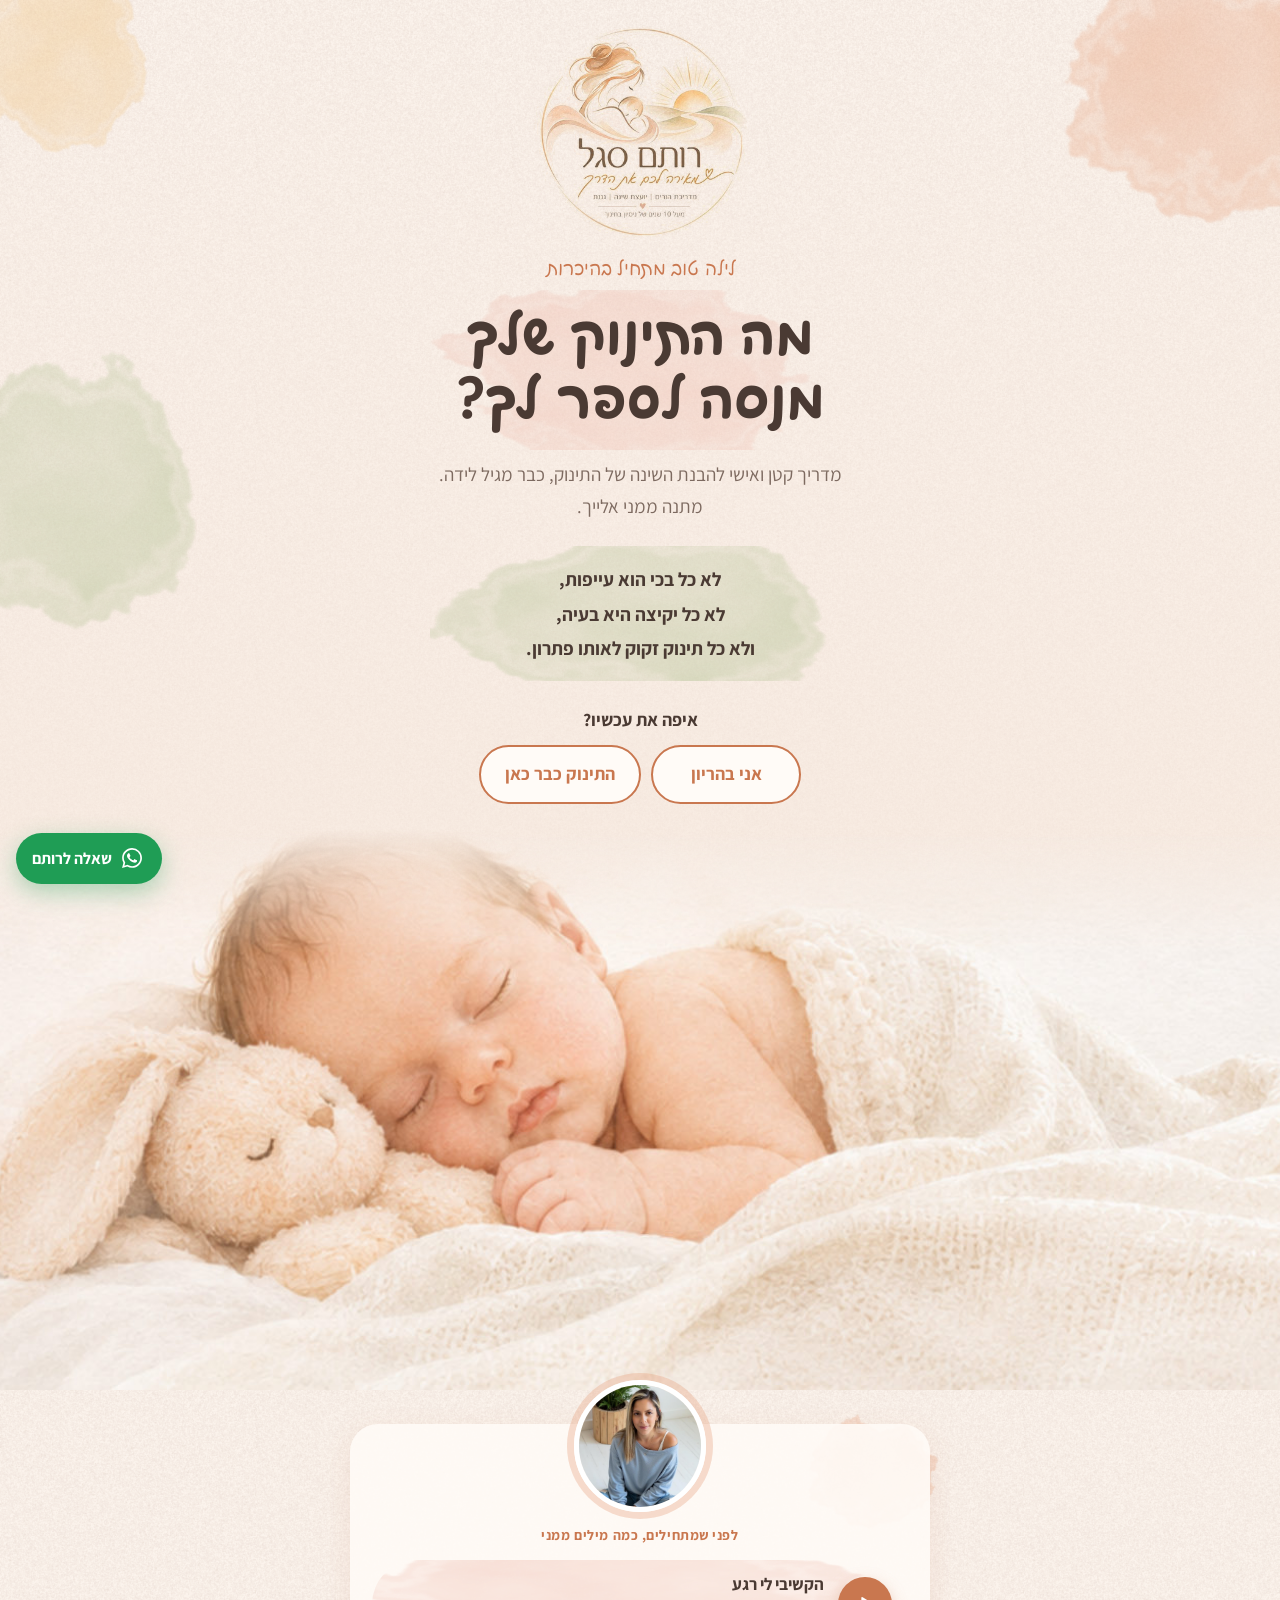
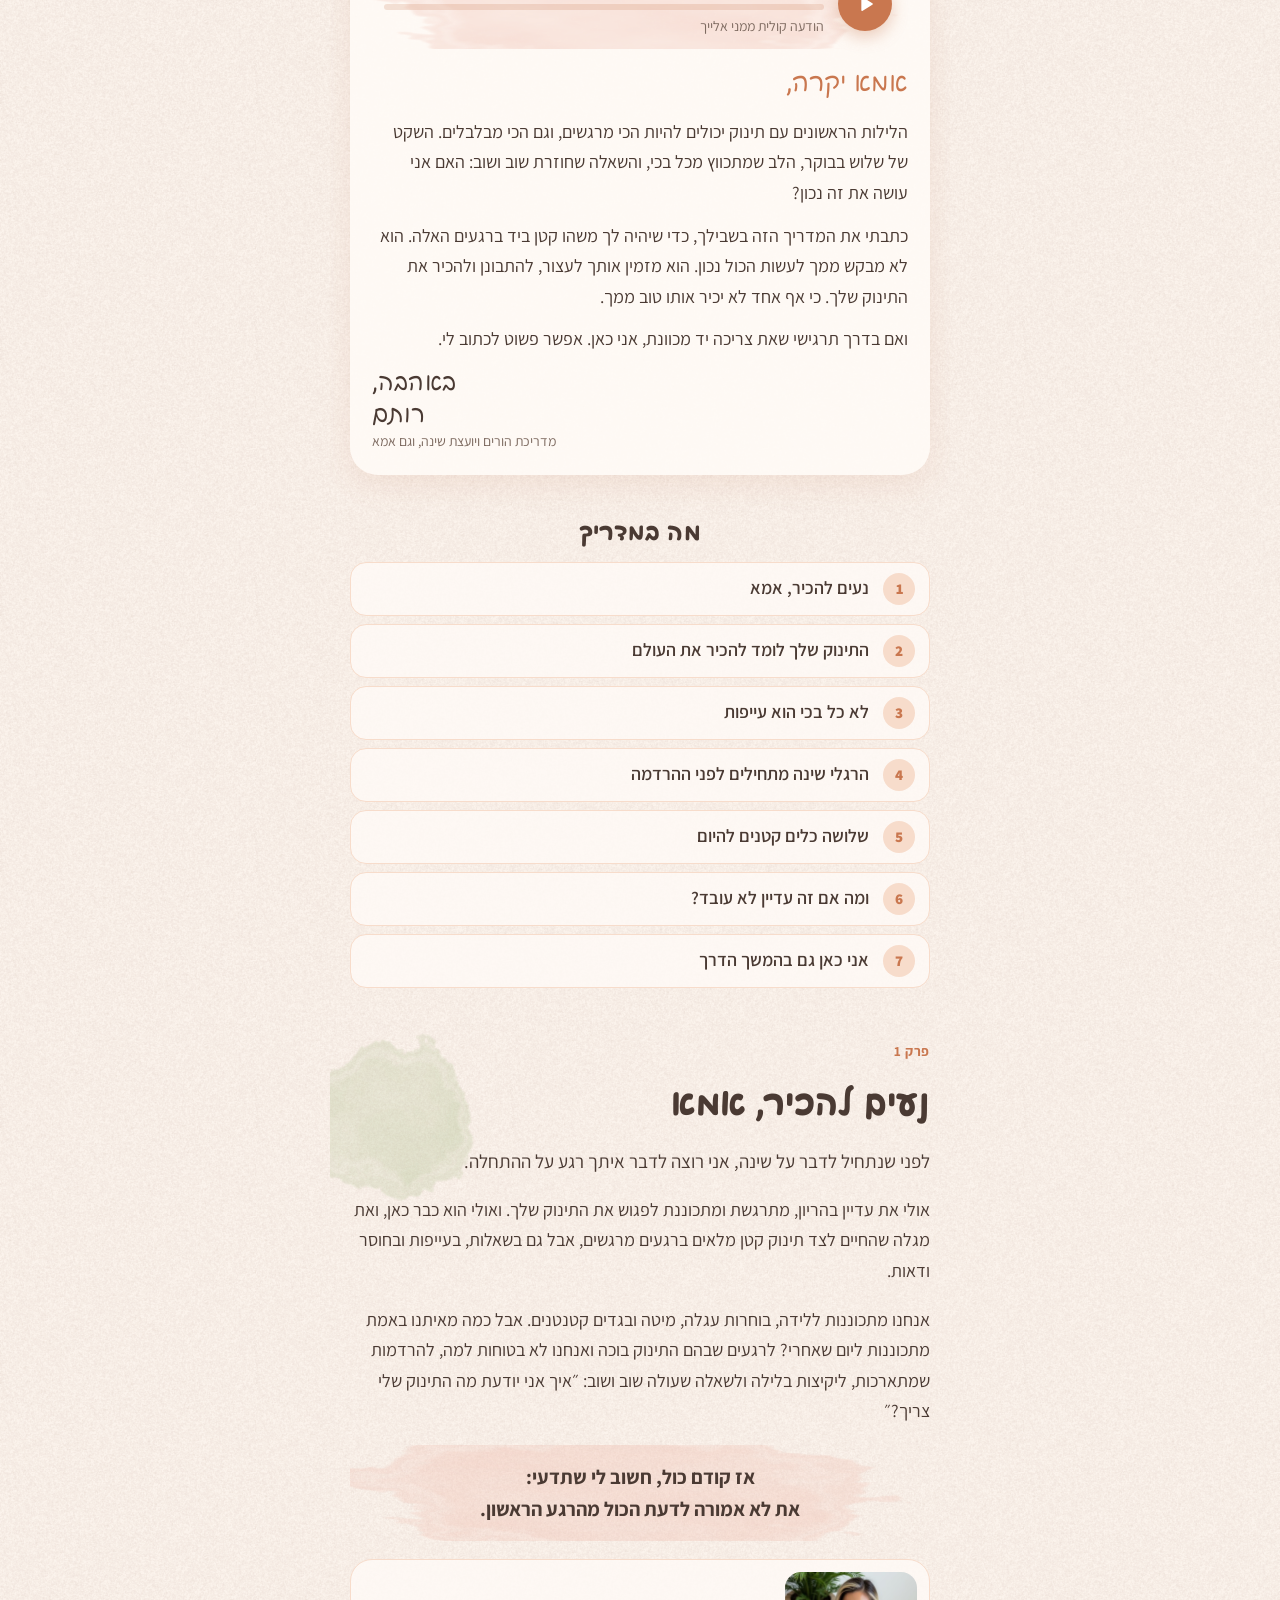
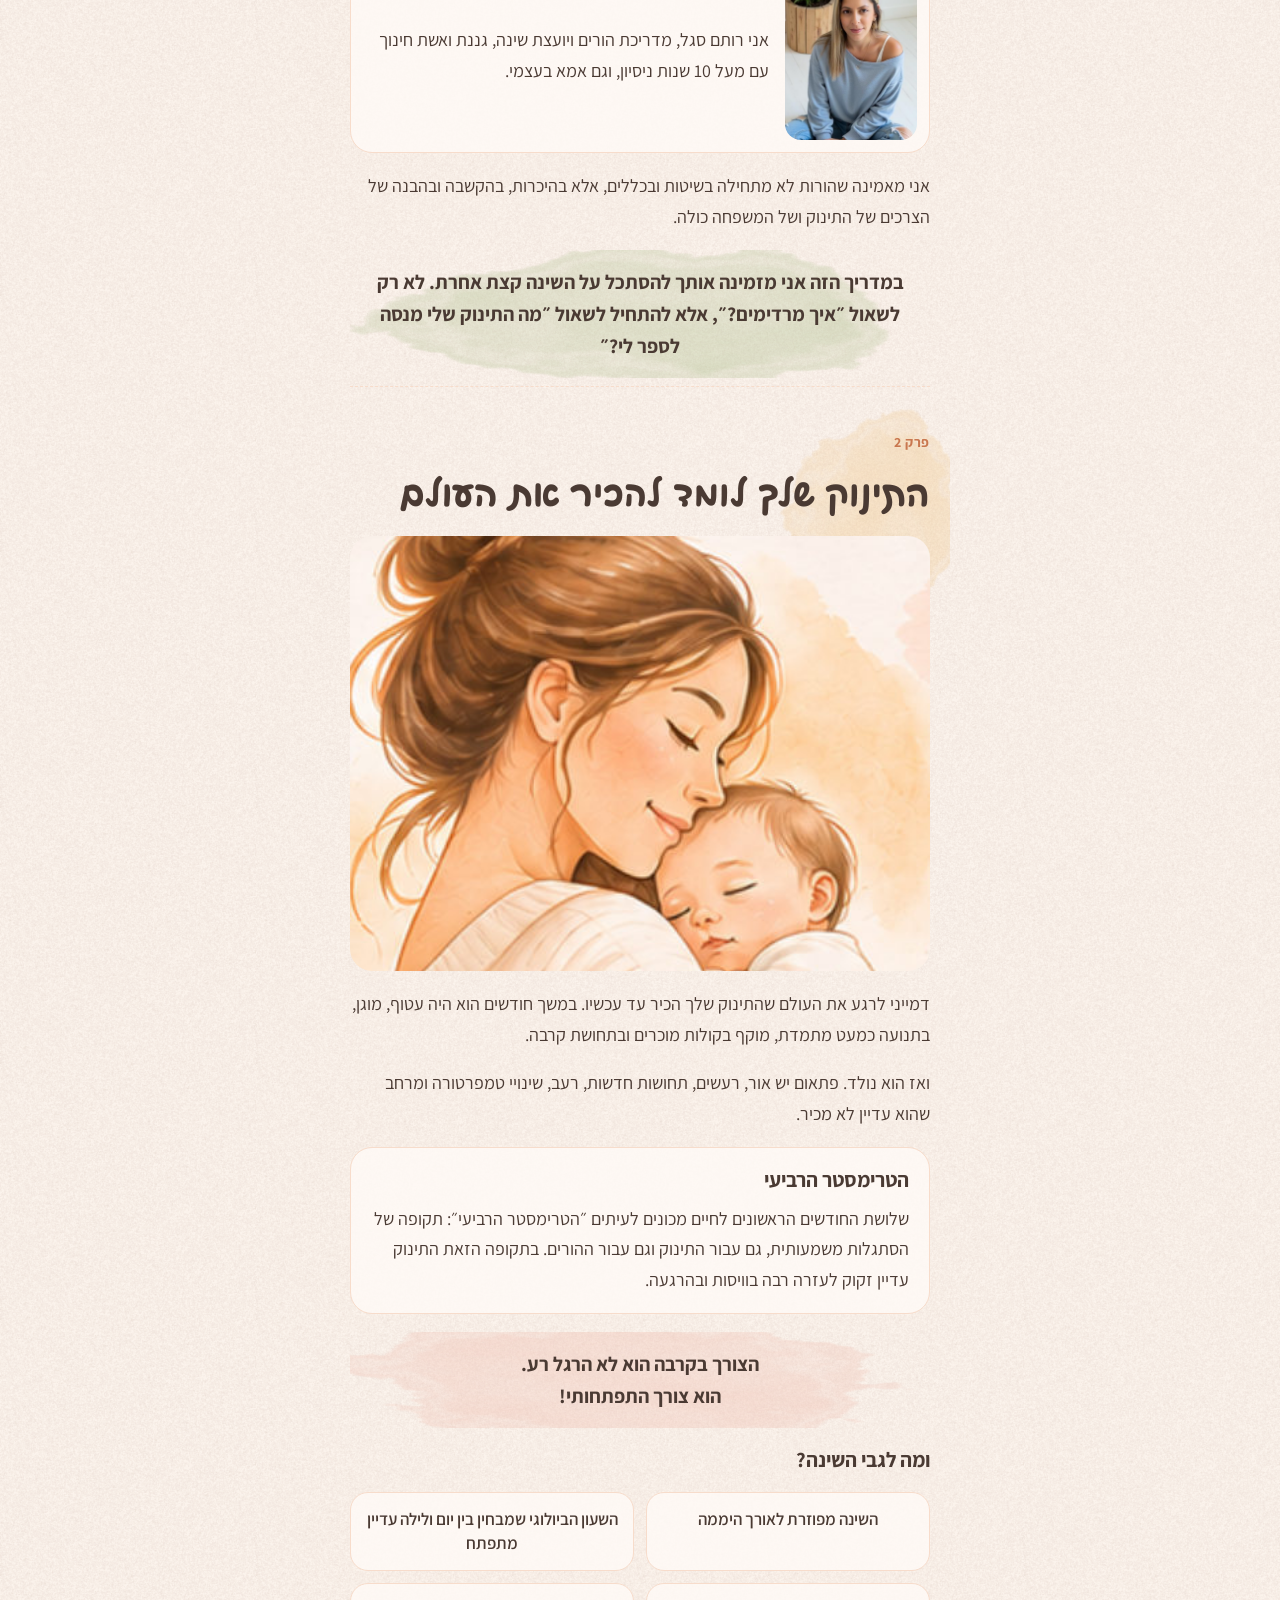
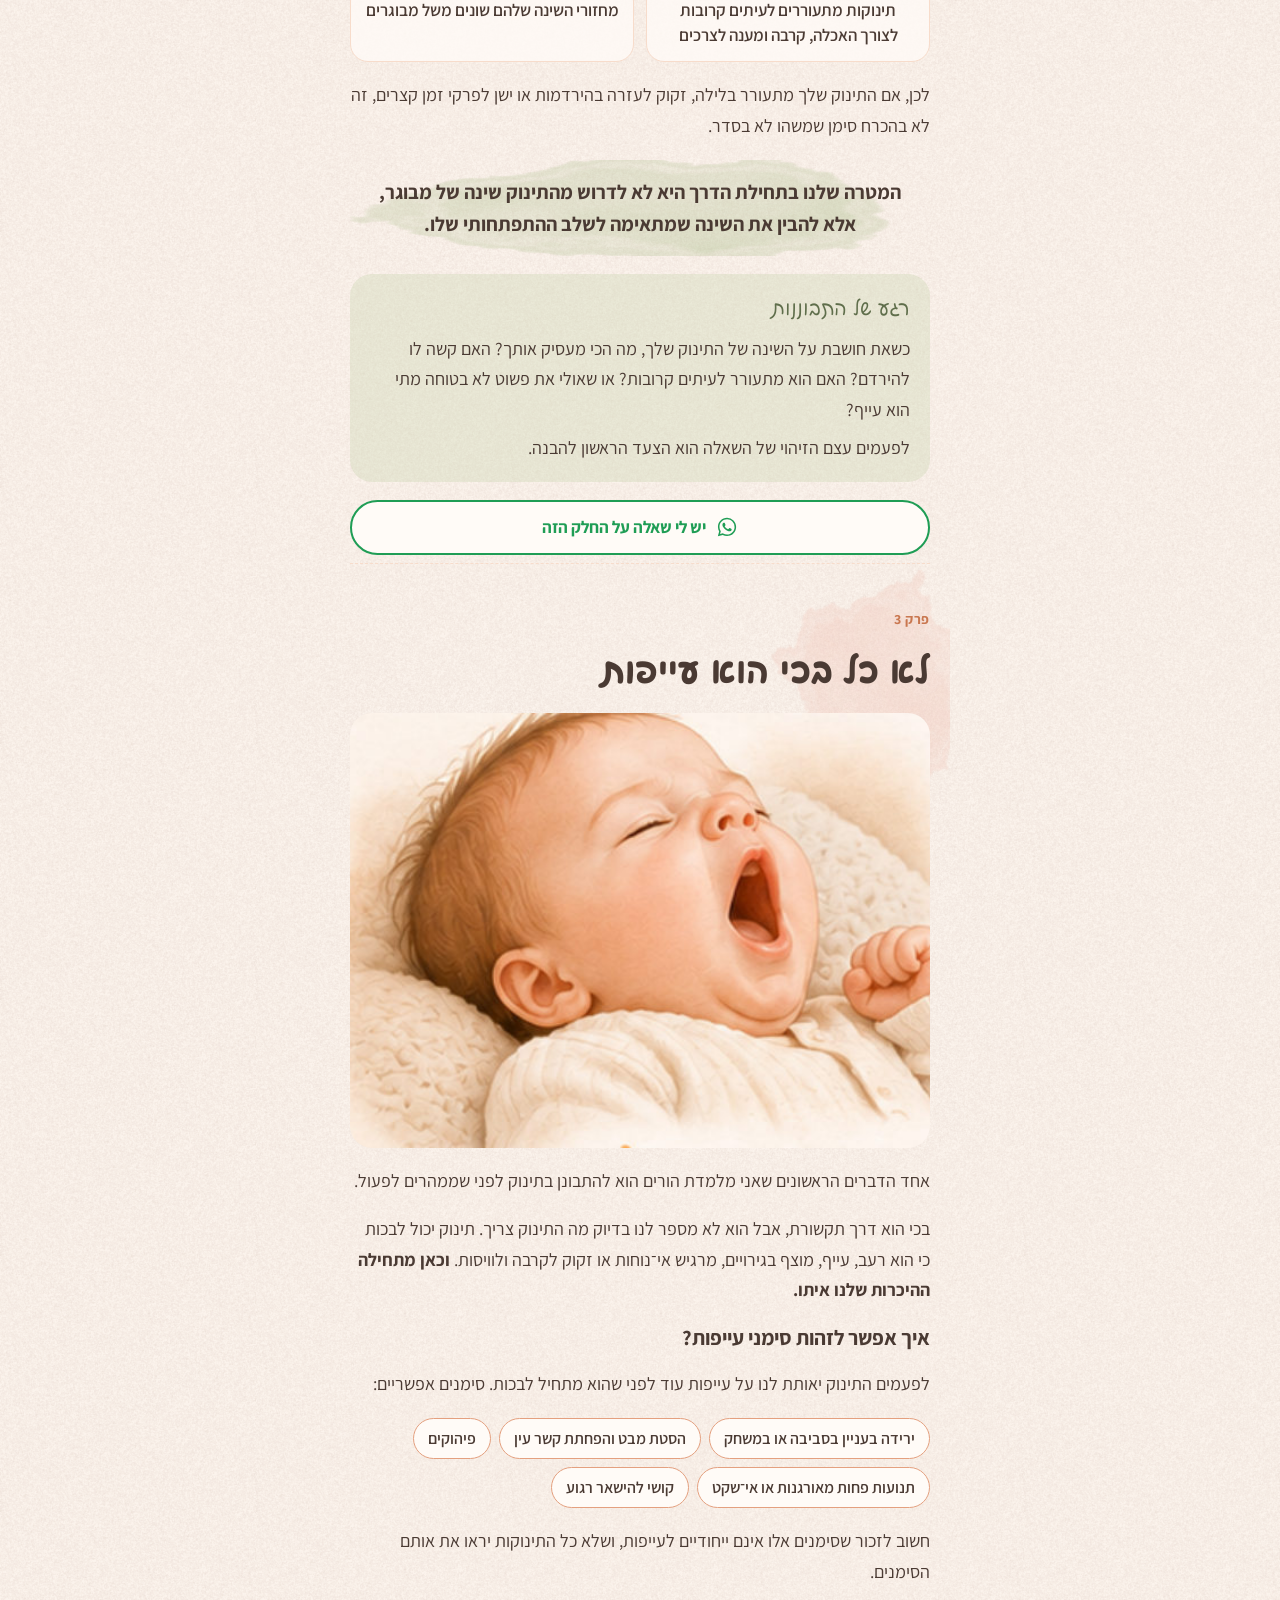
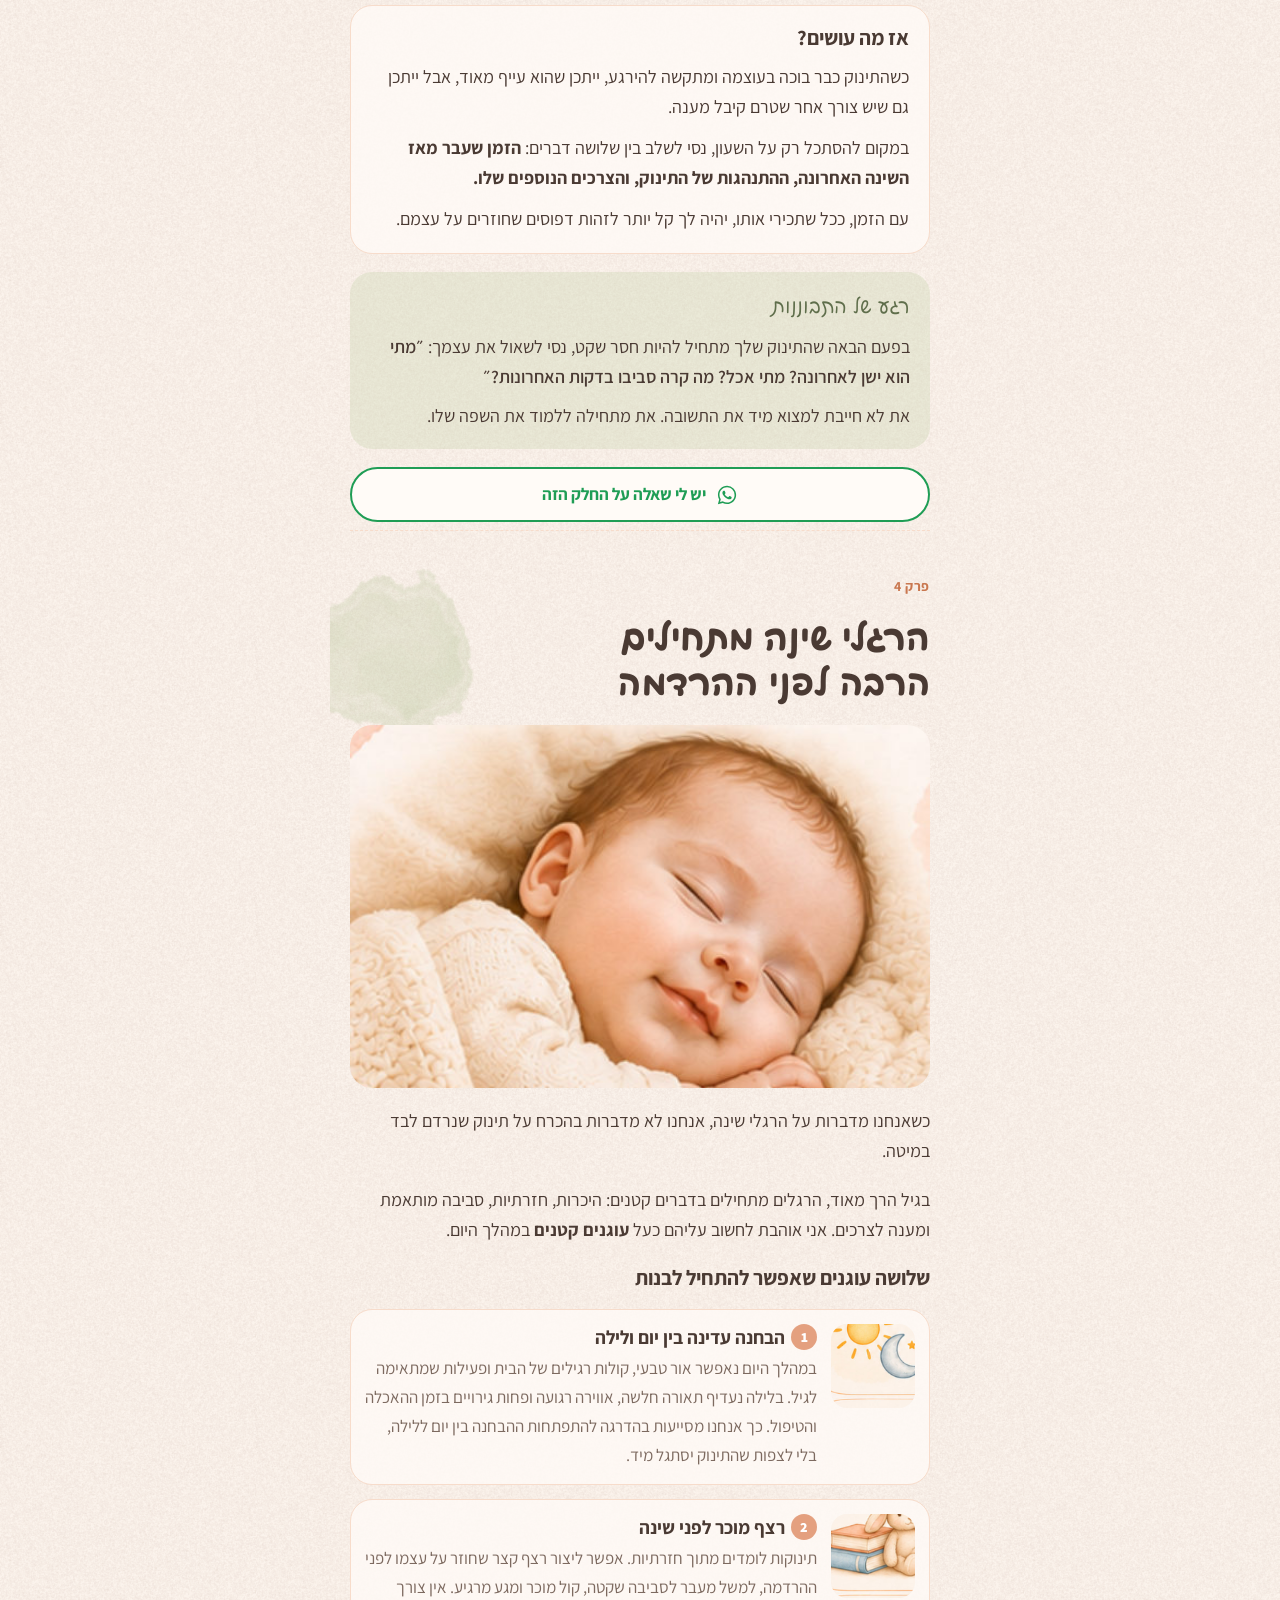
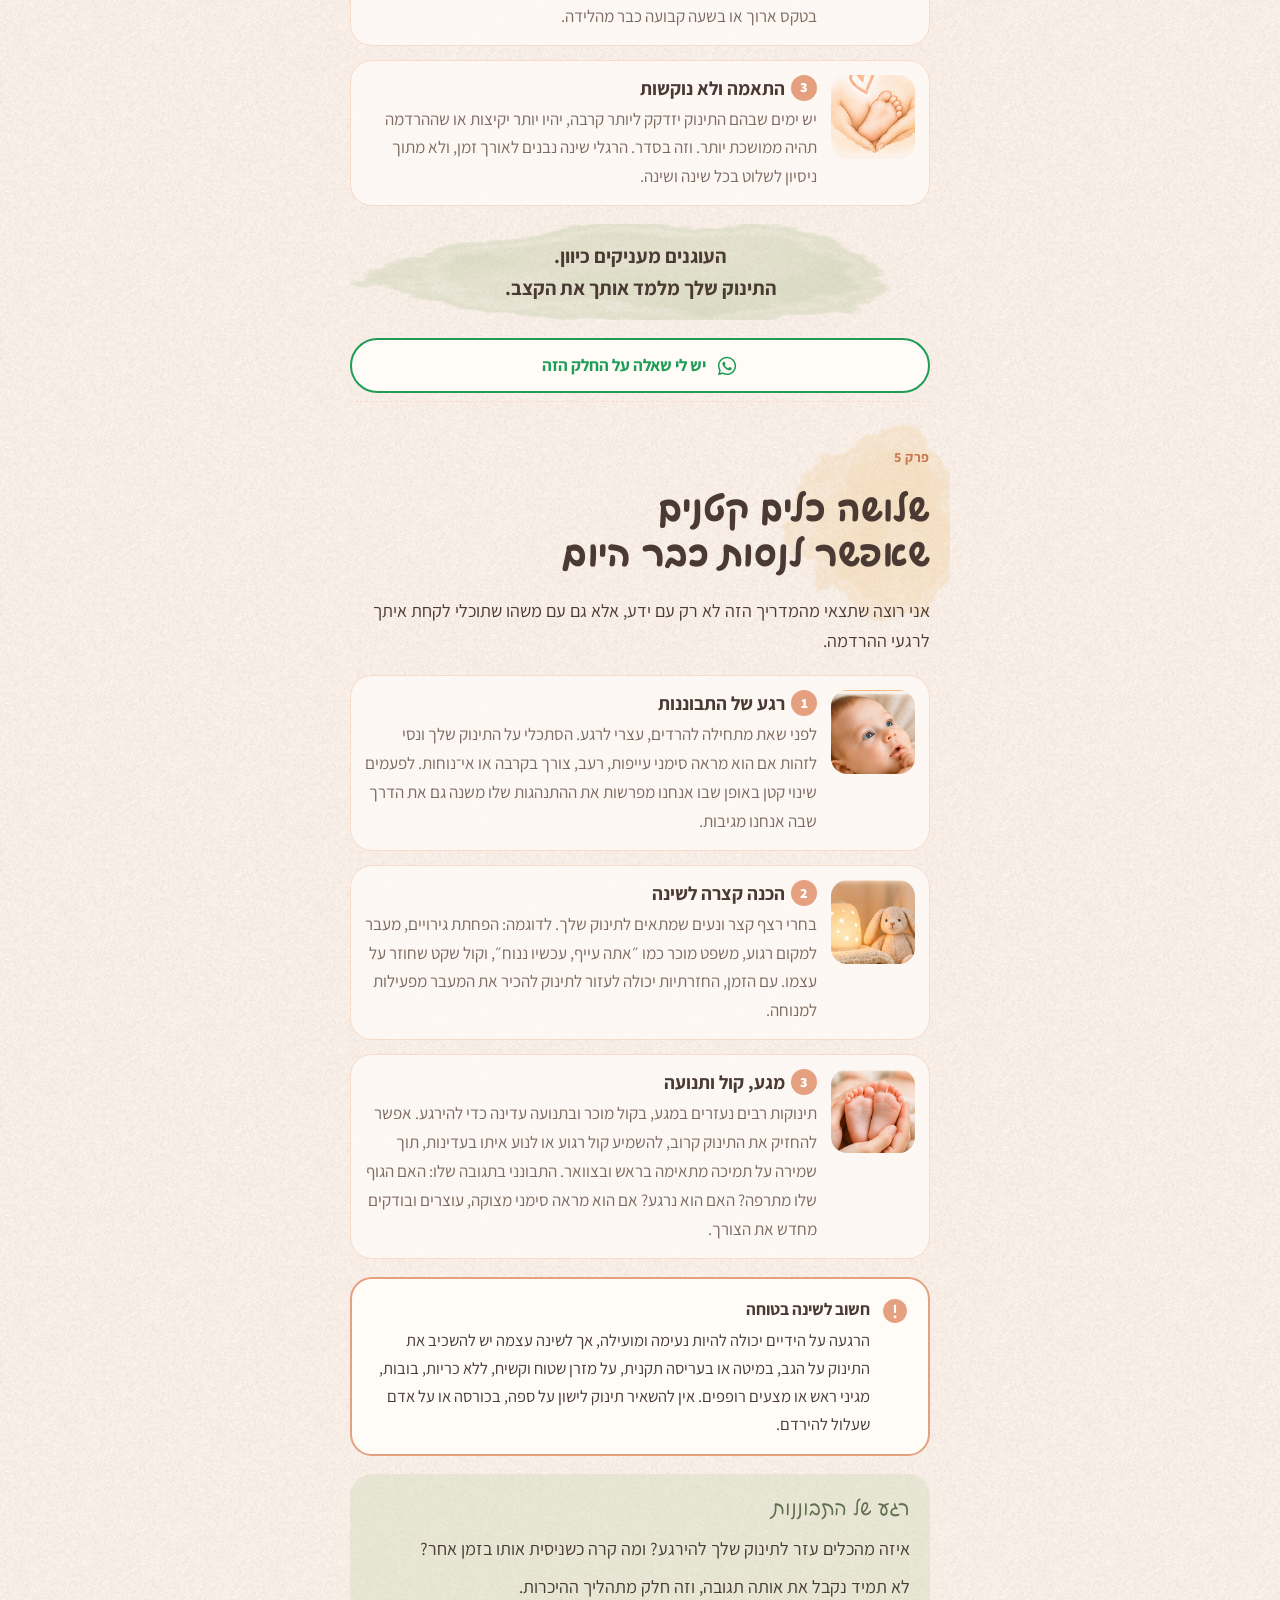
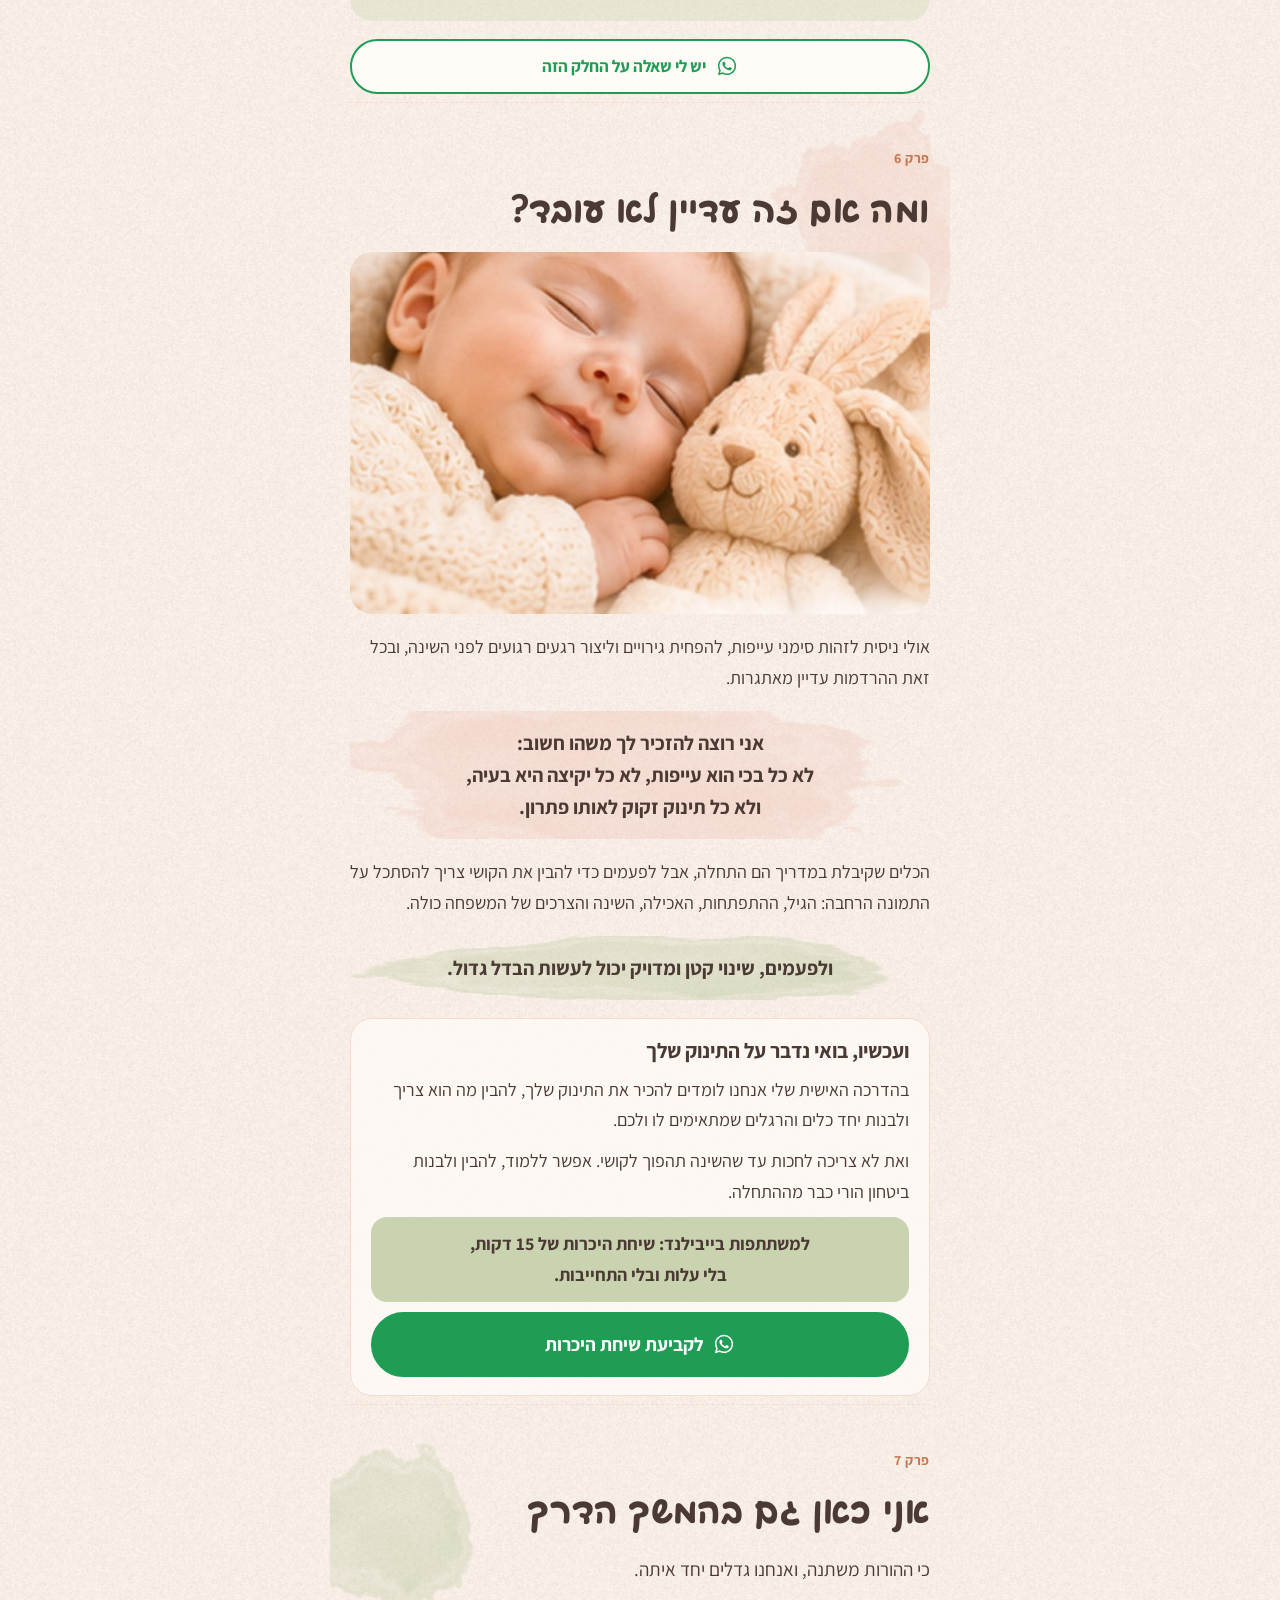
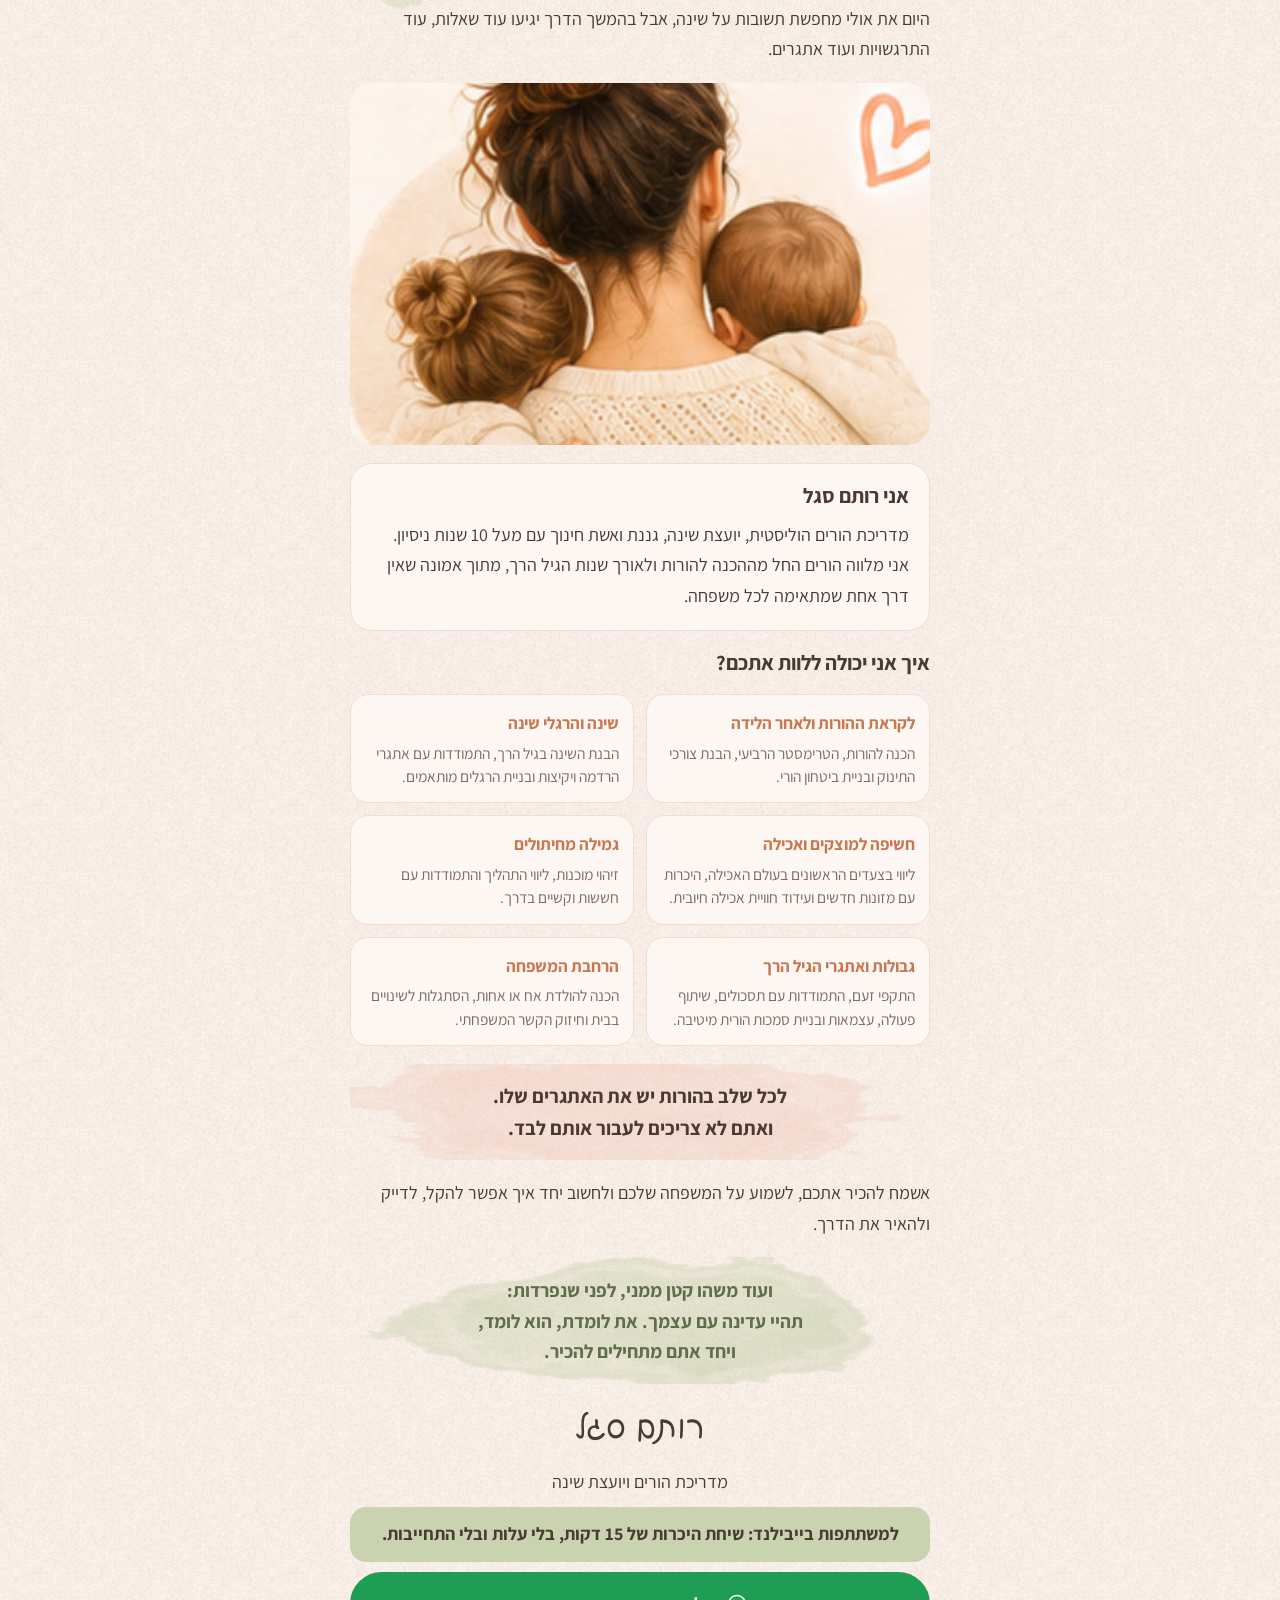
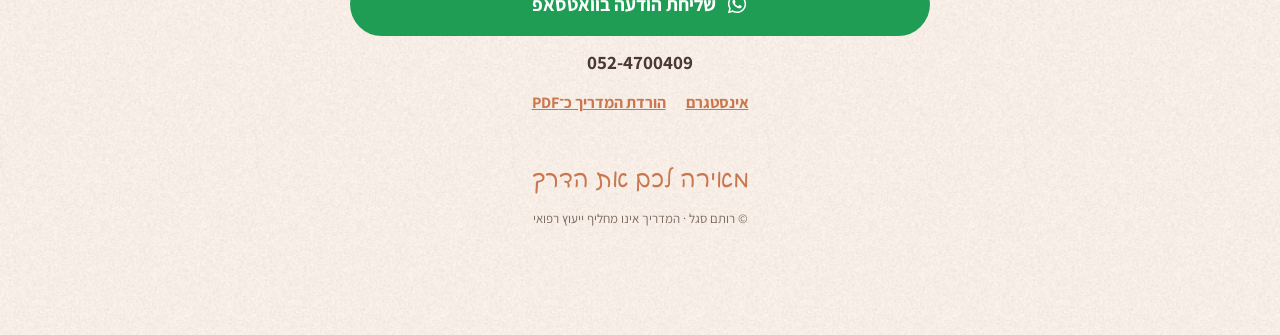
<file: index.html>
<!doctype html>
<html lang="he" dir="rtl">
<head>
<meta charset="utf-8">
<meta name="viewport" content="width=device-width, initial-scale=1, viewport-fit=cover">
<title>מה התינוק שלך מנסה לספר לך? | רותם סגל</title>
<meta name="description" content="המדריך הראשון שלך להבנת השינה של התינוק, כבר מגיל לידה. מתנה מרותם סגל, מדריכת הורים ויועצת שינה.">
<meta property="og:title" content="מה התינוק שלך מנסה לספר לך?">
<meta property="og:description" content="המדריך הראשון שלך להבנת השינה של התינוק, כבר מגיל לידה. מאת רותם סגל.">
<meta property="og:image" content="https://itaylevi1302.github.io/rotem-guide/img/cover.jpg">
<meta property="og:type" content="website">
<meta name="theme-color" content="#FBF3EC">
<meta name="color-scheme" content="light only">
<link rel="icon" href="img/logo-hd.png">
<link rel="preconnect" href="https://fonts.googleapis.com">
<link rel="preconnect" href="https://fonts.gstatic.com" crossorigin>
<link rel="stylesheet" href="https://fonts.googleapis.com/css2?family=Assistant:wght@400;600;700;800&display=swap">
<link rel="stylesheet" href="https://fonts.googleapis.com/css2?family=Playpen+Sans+Hebrew:wght@500;700&display=swap">
<style>
:root{
  color-scheme:only light;
  --paper:#FBF3EC; --paper2:#F6E7DC; --card:#FFFBF7; --ink:#4A3A33; --soft:#7D6A60;
  --peach:#E4A07F; --peach-deep:#C9774F; --blush:#F7DCCB; --sage:#C9D3B0; --sage-ink:#5F6E4B;
  --wa:#1F9D55;
  --hand:"Playpen Sans Hebrew","Assistant",system-ui,sans-serif;
  --body:"Assistant","Segoe UI",Arial,sans-serif;
  --r:22px;
}
*{box-sizing:border-box}
[hidden]{display:none!important}
html{scroll-behavior:smooth;scroll-padding-top:16px}
@media (prefers-reduced-motion:reduce){html{scroll-behavior:auto}}
body{margin:0;background:var(--paper) url(img/grain.png);color:var(--ink);font-family:var(--body);font-size:18px;line-height:1.7;
  -webkit-text-size-adjust:100%;padding-bottom:calc(84px + env(safe-area-inset-bottom,0px))}
img{max-width:100%;display:block}
p{margin:0}
h1,h2,h3{margin:0;line-height:1.3;text-wrap:balance;font-weight:700}
.hand{font-family:var(--hand)}
.wrap{max-width:620px;margin:0 auto;padding-left:max(20px,env(safe-area-inset-left,0px));padding-right:max(20px,env(safe-area-inset-right,0px))}

/* HERO */
.hero{position:relative;isolation:isolate;padding-top:calc(18px + env(safe-area-inset-top,0px));text-align:center;overflow:hidden;
  background:url(img/wash-peach.png) no-repeat right -120px top -90px/360px,url(img/wash-sage.png) no-repeat left -140px top 300px/380px,
  url(img/wash-sun.png) no-repeat left -60px top -70px/240px,linear-gradient(180deg,rgba(251,243,236,0) 0%,var(--paper2) 100%)}
.hero .logo{width:min(230px,62vw);height:auto;margin:0 auto 4px}
.kicker{font-family:var(--hand);font-size:19px;color:var(--peach-deep);margin-top:6px}
.hero h1{font-family:var(--hand);font-size:clamp(36px,10.5vw,54px);line-height:1.18;color:var(--ink);margin-top:4px;
  background:url(img/wash-blush.png) no-repeat center/min(420px,100%) 140%;padding:16px 0}
.hero .sub{font-size:19px;color:var(--soft);margin-top:8px;max-width:440px;margin-inline:auto}
.mantra{margin:24px auto 0;max-width:420px;font-weight:700;font-size:19px;line-height:1.8;color:var(--ink);
  background:url(img/wash-sage.png) no-repeat center/115% 190%;border-radius:28px;padding:16px 22px}
.hero .photo{margin-top:26px;width:100%;aspect-ratio:16/7;object-fit:cover;object-position:center 60%;
  -webkit-mask-image:linear-gradient(180deg,transparent 0,#000 22%);mask-image:linear-gradient(180deg,transparent 0,#000 22%)}
.start{display:inline-flex;align-items:center;gap:10px;margin-top:22px;background:var(--peach-deep);color:#fff;text-decoration:none;
  font-weight:700;font-size:19px;border-radius:99px;padding:13px 30px;box-shadow:0 6px 18px rgba(201,119,79,.3)}
.start:focus-visible,.wa-btn:focus-visible,.toc a:focus-visible,.fab:focus-visible{outline:3px solid var(--sage-ink);outline-offset:3px}

.ask{margin-top:24px;font-weight:700;font-size:18px}
.doors{display:flex;gap:10px;justify-content:center;flex-wrap:wrap;margin-top:10px}
.door{font:inherit;font-weight:700;font-size:18px;cursor:pointer;border-radius:99px;padding:12px 24px;border:2px solid var(--peach-deep);background:var(--card);color:var(--peach-deep);min-width:150px}
.door[aria-pressed="true"]{background:var(--peach-deep);color:#fff}
.door:focus-visible{outline:3px solid var(--sage-ink);outline-offset:3px}
.door-note{margin-top:28px;background:var(--card);border:2px solid var(--blush);border-radius:var(--r);padding:20px;text-align:center}
.door-note>div{display:flex;flex-direction:column;gap:12px;align-items:center}
.door-note h2{font-family:var(--hand);font-size:24px}
.door-note .start{margin-top:4px}
.start.ghost{background:transparent;color:var(--peach-deep);border:2px solid var(--peach-deep);box-shadow:none}
.offer{background:var(--sage);border-radius:16px;padding:12px 16px;font-weight:700;text-align:center}

/* TOC */
.toc{padding-block:34px 8px}
.toc h2{font-family:var(--hand);font-size:24px;text-align:center;margin-bottom:14px}
.toc ol{list-style:none;margin:0;padding:0;display:flex;flex-direction:column;gap:8px}
.toc a{display:flex;align-items:center;gap:14px;text-decoration:none;color:var(--ink);background:var(--card);border-radius:16px;padding:10px 14px;border:1px solid var(--blush)}
.toc a span{flex:0 0 32px;height:32px;border-radius:50%;background:var(--blush);color:var(--peach-deep);display:grid;place-items:center;font-weight:800;font-size:15px}
.toc a b{font-weight:600}

/* CHAPTER */
.ch{padding-block:44px 8px;display:flex;flex-direction:column;gap:18px}
.ch+.ch{border-top:1px dashed var(--blush)}
.eyebrow{font-size:14px;font-weight:700;color:var(--peach-deep);letter-spacing:.04em}
.ch h2{font-family:var(--hand);font-size:clamp(28px,8vw,36px);line-height:1.25}
.ch h3{font-size:21px}
.pic{border-radius:var(--r);width:100%;aspect-ratio:4/3;object-fit:cover}
.pic.wide{aspect-ratio:16/10}
.lead{font-size:19px}
.pull{font-weight:700;font-size:20px;line-height:1.6;text-align:center;background:var(--blush);border-radius:var(--r);padding:16px 20px}
.pull.sage{background:rgba(201,211,176,.5)}
.box{background:var(--card);border-radius:var(--r);padding:18px 20px;border:1px solid var(--blush);display:flex;flex-direction:column;gap:10px}

.facts{display:grid;grid-template-columns:1fr 1fr;gap:12px}
.facts div{background:var(--card);border:1px solid var(--blush);border-radius:18px;padding:14px;text-align:center;font-weight:600;font-size:17px;line-height:1.45}

.cues{display:flex;flex-wrap:wrap;gap:8px}
.cues span{background:var(--card);border:1.5px solid var(--peach);border-radius:99px;padding:6px 14px;font-weight:600;font-size:16px}

.steps{display:flex;flex-direction:column;gap:14px}
.step{display:grid;grid-template-columns:84px 1fr;gap:14px;align-items:start;background:var(--card);border:1px solid var(--blush);border-radius:var(--r);padding:14px}
.step img{width:84px;height:84px;border-radius:16px;object-fit:cover}
.step div{min-width:0;display:flex;flex-direction:column;gap:4px}
.step h3{font-size:19px}
.step p{font-size:17px;color:var(--soft)}
.n{display:inline-grid;place-items:center;width:26px;height:26px;border-radius:50%;background:var(--peach);color:#fff;font-size:14px;font-weight:800;margin-inline-end:6px;vertical-align:2px}

.reflect{background:rgba(201,211,176,.35);border-radius:var(--r);padding:18px 20px;display:flex;flex-direction:column;gap:8px}
.reflect .tag{font-family:var(--hand);font-size:20px;color:var(--sage-ink)}
.reflect q{font-weight:600;quotes:"״" "״"}

.safe{border:2px solid var(--peach);background:var(--card);border-radius:var(--r);padding:16px 20px;font-size:16.5px;display:flex;gap:12px;align-items:flex-start}
.safe b{display:block;margin-bottom:2px;font-size:17px}
.safe svg{flex:0 0 26px;margin-top:3px}

.wa-btn{display:flex;align-items:center;justify-content:center;gap:10px;text-decoration:none;background:var(--card);color:var(--wa);
  border:2px solid var(--wa);border-radius:99px;padding:11px 18px;font-weight:700;font-size:17px}
.wa-btn.solid{background:var(--wa);color:#fff;font-size:19px;padding:14px 20px}
.wa-btn svg{flex:0 0 22px}

.about{display:grid;grid-template-columns:132px 1fr;gap:16px;align-items:center;background:var(--card);border:1px solid var(--blush);border-radius:var(--r);padding:12px}
.about img{width:132px;height:168px;border-radius:16px;object-fit:cover;object-position:center 25%}
.about div{min-width:0}

.services{display:grid;grid-template-columns:1fr 1fr;gap:12px}
.services div{background:var(--card);border:1px solid var(--blush);border-radius:18px;padding:14px;display:flex;flex-direction:column;gap:4px}
.services b{font-size:17px;color:var(--peach-deep)}
.services p{font-size:15.5px;color:var(--soft);line-height:1.5}

.contact{display:flex;flex-direction:column;gap:10px;text-align:center}
.contact .name{font-family:var(--hand);font-size:32px}
.contact a.plain{color:var(--ink);font-weight:700;text-decoration:none;font-size:19px}
.links{display:flex;justify-content:center;gap:20px;flex-wrap:wrap;font-size:16px}
.links a{color:var(--peach-deep);font-weight:700}

.ch{position:relative;isolation:isolate}
main{overflow-x:clip}
.ch::before{content:"";position:absolute;z-index:-1;pointer-events:none;width:230px;height:230px;top:6px;right:-70px;
  background:url(img/wash-blush.png) no-repeat center/contain;opacity:.9}
.ch:nth-of-type(3n+2)::before{background-image:url(img/wash-sage.png);right:auto;left:-80px}
.ch:nth-of-type(3n)::before{background-image:url(img/wash-sun.png)}
.box,.step,.facts div,.services div,.toc a,.about,.door-note{background:rgba(255,251,247,.82)}
.pull{background:url(img/wash-blush.png) no-repeat center/112% 160%;background-color:transparent}
.pull.sage{background:url(img/wash-sage.png) no-repeat center/112% 160%}

/* LETTER */
.letter{position:relative;margin:34px 0 8px;padding:26px 22px 24px;border-radius:28px;background:rgba(255,251,247,.9);
  box-shadow:0 10px 30px rgba(201,119,79,.12);display:flex;flex-direction:column;gap:12px}
.letter::before{content:"";position:absolute;inset:-26px -18px auto auto;width:150px;height:150px;z-index:-1;
  background:url(img/wash-peach.png) no-repeat center/contain}
.letter .portrait{width:132px;height:132px;border-radius:50%;object-fit:cover;object-position:center 22%;margin:-70px auto 0;
  border:5px solid #fff;box-shadow:0 0 0 7px rgba(228,160,127,.35)}
.letter .eyebrow{text-align:center}
.voice{display:flex;align-items:center;gap:14px;background:url(img/wash-blush.png) no-repeat center/115% 200%;border-radius:99px;padding:10px 16px 10px 12px}
.vbtn{flex:0 0 54px;height:54px;border-radius:50%;border:0;background:var(--peach-deep);color:#fff;display:grid;place-items:center;cursor:pointer;
  box-shadow:0 6px 16px rgba(201,119,79,.35)}
.vbtn:focus-visible{outline:3px solid var(--sage-ink);outline-offset:3px}
.vbtn .i-pause,.voice.playing .vbtn .i-play{display:none}
.voice.playing .vbtn .i-pause{display:block}
.vmeta{flex:1;min-width:0;display:flex;flex-direction:column;gap:5px}
.vmeta b{font-size:17px}
.vbar{height:6px;border-radius:99px;background:rgba(201,119,79,.2);overflow:hidden;cursor:pointer;direction:ltr}
.vbar span{display:block;height:100%;width:0;background:var(--peach-deep);border-radius:99px}
.vtime{font-size:14px;color:var(--soft)}
.letter .hello{font-family:var(--hand);font-size:26px;color:var(--peach-deep)}
.letter p{font-size:18px}
.letter .sign{font-family:var(--hand);font-size:24px;line-height:1.35;color:var(--ink);text-align:left}
.letter .sign small{display:block;font-family:var(--body);font-size:14px;color:var(--soft)}
.ps{font-weight:700;font-size:19px;line-height:1.6;text-align:center;color:var(--sage-ink);padding:18px 14px;
  background:url(img/wash-sage.png) no-repeat center/105% 150%}
footer{padding-block:36px 20px;text-align:center;font-family:var(--hand);font-size:24px;color:var(--peach-deep)}
footer small{display:block;font-family:var(--body);font-size:13px;color:var(--soft);margin-top:8px}

/* floating whatsapp */
.fab{position:fixed;z-index:20;left:max(16px,env(safe-area-inset-left,0px));bottom:calc(16px + env(safe-area-inset-bottom,0px));
  display:flex;align-items:center;gap:8px;background:var(--wa);color:#fff;text-decoration:none;font-weight:700;font-size:16px;
  border-radius:99px;padding:12px 18px 12px 16px;box-shadow:0 8px 24px rgba(31,157,85,.35)}
.fab svg{flex:0 0 24px}

@media (max-width:520px){.step{grid-template-columns:1fr;padding:0;overflow:hidden}.step img{width:100%;height:auto;aspect-ratio:16/7;border-radius:0}.step div{padding:2px 16px 16px}}
@media (max-width:380px){.facts,.services{grid-template-columns:1fr}}
</style>
</head>
<body>

<svg width="0" height="0" style="position:absolute" aria-hidden="true">
  <symbol id="wa" viewBox="0 0 24 24"><path fill="currentColor" d="M12.04 2C6.58 2 2.13 6.45 2.13 11.91c0 1.75.46 3.45 1.32 4.95L2.05 22l5.25-1.38a9.9 9.9 0 0 0 4.74 1.21h.01c5.46 0 9.91-4.45 9.91-9.91 0-2.65-1.03-5.14-2.9-7.01A9.84 9.84 0 0 0 12.04 2Zm0 18.15h-.01a8.2 8.2 0 0 1-4.19-1.15l-.3-.18-3.12.82.83-3.04-.2-.31a8.2 8.2 0 0 1-1.26-4.38c0-4.54 3.7-8.23 8.25-8.23 2.2 0 4.27.86 5.82 2.42a8.18 8.18 0 0 1 2.41 5.82c0 4.54-3.7 8.23-8.23 8.23Zm4.52-6.16c-.25-.12-1.47-.72-1.69-.81-.23-.08-.39-.12-.56.13-.17.24-.64.8-.78.97-.14.17-.29.19-.54.06-.25-.12-1.05-.39-1.99-1.23-.74-.66-1.23-1.47-1.38-1.72-.14-.25-.02-.38.11-.5.11-.11.25-.29.37-.43.13-.15.17-.25.25-.42.08-.17.04-.31-.02-.43-.06-.12-.56-1.34-.76-1.84-.2-.48-.41-.42-.56-.43h-.48c-.17 0-.43.06-.66.31-.22.25-.86.85-.86 2.07 0 1.22.89 2.4 1.01 2.56.12.17 1.75 2.67 4.23 3.74.59.26 1.05.41 1.41.52.59.19 1.13.16 1.56.1.48-.07 1.47-.6 1.67-1.18.21-.58.21-1.07.14-1.18-.06-.1-.22-.16-.47-.28Z"/></symbol>
</svg>

<header class="hero">
  <div class="wrap">
    <img class="logo" src="img/logo-hd.png" alt="הלוגו של רותם סגל, מאירה לכם את הדרך" width="377" height="377">
    <p class="kicker">לילה טוב מתחיל בהיכרות</p>
    <h1>מה התינוק שלך<br>מנסה לספר לך?</h1>
    <p class="sub">מדריך קטן ואישי להבנת השינה של התינוק, כבר מגיל לידה. מתנה ממני אלייך.</p>
    <p class="mantra">לא כל בכי הוא עייפות,<br>לא כל יקיצה היא בעיה,<br>ולא כל תינוק זקוק לאותו פתרון.</p>
    <p class="ask">איפה את עכשיו?</p>
    <div class="doors">
      <button type="button" class="door" data-door="pregnant">אני בהריון</button>
      <button type="button" class="door" data-door="baby">התינוק כבר כאן</button>
    </div>
  </div>
  <img class="photo" src="img/cover.jpg" alt="תינוק ישן בשלווה ליד בובת ארנב">
</header>

<main class="wrap">

<div class="door-note" id="door-note" hidden>
  <div data-for="pregnant">
    <h2>כמה טוב שאת מתכוננת מראש</h2>
    <p>המדריך יעזור לך להגיע לימים הראשונים בבית עם הבנה של מה מחכה לך ושל מה התינוק צריך. כדאי לקרוא אותו לפי הסדר. ואחרי הלידה, כשהשאלות יתחילו, הוא יחכה לך כאן באותו קישור.</p>
    <a class="start" href="#hello">לפרק הראשון</a>
  </div>
  <div data-for="baby">
    <h2>ברוכה הבאה לתקופה הכי מרגשת, ולפעמים הכי מבלבלת</h2>
    <p>אם אין לך זמן לקרוא הכול עכשיו, התחילי בפרק 3 על בכי וסימני עייפות, ובפרק 5 עם שלושה כלים שאפשר לנסות כבר היום. ואם עולה שאלה, כפתור הוואטסאפ תמיד כאן.</p>
    <div class="doors"><a class="start" href="#crying">לפרק 3</a><a class="start ghost" href="#tools">לפרק 5</a></div>
  </div>
</div>

<section class="letter" id="letter" aria-label="מכתב מרותם">
  <img class="portrait" src="img/rotem-portrait.jpg" alt="רותם סגל" width="714" height="683">
  <span class="eyebrow">לפני שמתחילים, כמה מילים ממני</span>
  <div class="voice" id="voice">
    <button type="button" class="vbtn" id="vbtn" aria-label="השמעת ההקלטה של רותם">
      <svg class="i-play" width="22" height="22" viewBox="0 0 24 24" aria-hidden="true"><path fill="currentColor" d="M8 5.5v13a1 1 0 0 0 1.5.86l10.5-6.5a1 1 0 0 0 0-1.72L9.5 4.64A1 1 0 0 0 8 5.5Z"/></svg>
      <svg class="i-pause" width="22" height="22" viewBox="0 0 24 24" aria-hidden="true"><rect x="6.5" y="5" width="4" height="14" rx="1.2" fill="currentColor"/><rect x="13.5" y="5" width="4" height="14" rx="1.2" fill="currentColor"/></svg>
    </button>
    <div class="vmeta">
      <b>הקשיבי לי רגע</b>
      <div class="vbar" id="vbar"><span id="vfill"></span></div>
      <span class="vtime" id="vtime">הודעה קולית ממני אלייך</span>
    </div>
    <audio id="vaudio" src="audio/rotem-hello.m4a?v=2" preload="metadata"></audio>
  </div>
  <p class="hello">אמא יקרה,</p>
  <p>הלילות הראשונים עם תינוק יכולים להיות הכי מרגשים, וגם הכי מבלבלים. השקט של שלוש בבוקר, הלב שמתכווץ מכל בכי, והשאלה שחוזרת שוב ושוב: האם אני עושה את זה נכון?</p>
  <p>כתבתי את המדריך הזה בשבילך, כדי שיהיה לך משהו קטן ביד ברגעים האלה. הוא לא מבקש ממך לעשות הכול נכון. הוא מזמין אותך לעצור, להתבונן ולהכיר את התינוק שלך. כי אף אחד לא יכיר אותו טוב ממך.</p>
  <p>ואם בדרך תרגישי שאת צריכה יד מכוונת, אני כאן. אפשר פשוט לכתוב לי.</p>
  <p class="sign">באהבה,<br>רותם<small>מדריכת הורים ויועצת שינה, וגם אמא</small></p>
</section>

<nav class="toc" aria-label="תוכן המדריך">
  <h2>מה במדריך</h2>
  <ol>
    <li><a href="#hello"><span>1</span><b>נעים להכיר, אמא</b></a></li>
    <li><a href="#world"><span>2</span><b>התינוק שלך לומד להכיר את העולם</b></a></li>
    <li><a href="#crying"><span>3</span><b>לא כל בכי הוא עייפות</b></a></li>
    <li><a href="#habits"><span>4</span><b>הרגלי שינה מתחילים לפני ההרדמה</b></a></li>
    <li><a href="#tools"><span>5</span><b>שלושה כלים קטנים להיום</b></a></li>
    <li><a href="#still"><span>6</span><b>ומה אם זה עדיין לא עובד?</b></a></li>
    <li><a href="#me"><span>7</span><b>אני כאן גם בהמשך הדרך</b></a></li>
  </ol>
</nav>

<!-- 1 -->
<section class="ch" id="hello">
  <span class="eyebrow">פרק 1</span>
  <h2>נעים להכיר, אמא</h2>
  <p class="lead">לפני שנתחיל לדבר על שינה, אני רוצה לדבר איתך רגע על ההתחלה.</p>
  <p>אולי את עדיין בהריון, מתרגשת ומתכוננת לפגוש את התינוק שלך. ואולי הוא כבר כאן, ואת מגלה שהחיים לצד תינוק קטן מלאים ברגעים מרגשים, אבל גם בשאלות, בעייפות ובחוסר ודאות.</p>
  <p>אנחנו מתכוננות ללידה, בוחרות עגלה, מיטה ובגדים קטנטנים. אבל כמה מאיתנו באמת מתכוננות ליום שאחרי? לרגעים שבהם התינוק בוכה ואנחנו לא בטוחות למה, להרדמות שמתארכות, ליקיצות בלילה ולשאלה שעולה שוב ושוב: ״איך אני יודעת מה התינוק שלי צריך?״</p>
  <p class="pull">אז קודם כול, חשוב לי שתדעי:<br>את לא אמורה לדעת הכול מהרגע הראשון.</p>
  <div class="about">
    <img src="img/rotem-portrait.jpg" alt="רותם סגל" loading="lazy">
    <div><p>אני רותם סגל, מדריכת הורים ויועצת שינה, גננת ואשת חינוך עם מעל 10 שנות ניסיון, וגם אמא בעצמי.</p></div>
  </div>
  <p>אני מאמינה שהורות לא מתחילה בשיטות ובכללים, אלא בהיכרות, בהקשבה ובהבנה של הצרכים של התינוק ושל המשפחה כולה.</p>
  <p class="pull sage">במדריך הזה אני מזמינה אותך להסתכל על השינה קצת אחרת. לא רק לשאול ״איך מרדימים?״, אלא להתחיל לשאול ״מה התינוק שלי מנסה לספר לי?״</p>
</section>

<!-- 2 -->
<section class="ch" id="world">
  <span class="eyebrow">פרק 2</span>
  <h2>התינוק שלך לומד להכיר את העולם</h2>
  <img class="pic" src="img/mother.jpg" alt="איור של אמא מחבקת תינוק" loading="lazy" style="object-position:center 80%">
  <p>דמייני לרגע את העולם שהתינוק שלך הכיר עד עכשיו. במשך חודשים הוא היה עטוף, מוגן, בתנועה כמעט מתמדת, מוקף בקולות מוכרים ובתחושת קרבה.</p>
  <p>ואז הוא נולד. פתאום יש אור, רעשים, תחושות חדשות, רעב, שינויי טמפרטורה ומרחב שהוא עדיין לא מכיר.</p>
  <div class="box">
    <h3>הטרימסטר הרביעי</h3>
    <p>שלושת החודשים הראשונים לחיים מכונים לעיתים ״הטרימסטר הרביעי״: תקופה של הסתגלות משמעותית, גם עבור התינוק וגם עבור ההורים. בתקופה הזאת התינוק עדיין זקוק לעזרה רבה בוויסות ובהרגעה.</p>
  </div>
  <p class="pull">הצורך בקרבה הוא לא הרגל רע.<br>הוא צורך התפתחותי!</p>
  <h3>ומה לגבי השינה?</h3>
  <div class="facts">
    <div>השינה מפוזרת לאורך היממה</div>
    <div>השעון הביולוגי שמבחין בין יום ולילה עדיין מתפתח</div>
    <div>תינוקות מתעוררים לעיתים קרובות לצורך האכלה, קרבה ומענה לצרכים</div>
    <div>מחזורי השינה שלהם שונים משל מבוגרים</div>
  </div>
  <p>לכן, אם התינוק שלך מתעורר בלילה, זקוק לעזרה בהירדמות או ישן לפרקי זמן קצרים, זה לא בהכרח סימן שמשהו לא בסדר.</p>
  <p class="pull sage">המטרה שלנו בתחילת הדרך היא לא לדרוש מהתינוק שינה של מבוגר, אלא להבין את השינה שמתאימה לשלב ההתפתחותי שלו.</p>
  <div class="reflect">
    <span class="tag">רגע של התבוננות</span>
    <p>כשאת חושבת על השינה של התינוק שלך, מה הכי מעסיק אותך? האם קשה לו להירדם? האם הוא מתעורר לעיתים קרובות? או שאולי את פשוט לא בטוחה מתי הוא עייף?</p>
    <p>לפעמים עצם הזיהוי של השאלה הוא הצעד הראשון להבנה.</p>
  </div>
  <a class="wa-btn" data-topic="הטרימסטר הרביעי והשינה של ניו בורן" href="https://wa.me/972524700409" target="_blank" rel="noopener"><svg width="22" height="22"><use href="#wa"/></svg>יש לי שאלה על החלק הזה</a>
</section>

<!-- 3 -->
<section class="ch" id="crying">
  <span class="eyebrow">פרק 3</span>
  <h2>לא כל בכי הוא עייפות</h2>
  <img class="pic" src="img/yawn.jpg" alt="תינוק מפהק" loading="lazy">
  <p>אחד הדברים הראשונים שאני מלמדת הורים הוא להתבונן בתינוק לפני שממהרים לפעול.</p>
  <p>בכי הוא דרך תקשורת, אבל הוא לא מספר לנו בדיוק מה התינוק צריך. תינוק יכול לבכות כי הוא רעב, עייף, מוצף בגירויים, מרגיש אי־נוחות או זקוק לקרבה ולוויסות. <b>וכאן מתחילה ההיכרות שלנו איתו.</b></p>
  <h3>איך אפשר לזהות סימני עייפות?</h3>
  <p>לפעמים התינוק יאותת לנו על עייפות עוד לפני שהוא מתחיל לבכות. סימנים אפשריים:</p>
  <div class="cues">
    <span>ירידה בעניין בסביבה או במשחק</span>
    <span>הסטת מבט והפחתת קשר עין</span>
    <span>פיהוקים</span>
    <span>תנועות פחות מאורגנות או אי־שקט</span>
    <span>קושי להישאר רגוע</span>
  </div>
  <p>חשוב לזכור שסימנים אלו אינם ייחודיים לעייפות, ושלא כל התינוקות יראו את אותם הסימנים.</p>
  <div class="box">
    <h3>אז מה עושים?</h3>
    <p>כשהתינוק כבר בוכה בעוצמה ומתקשה להירגע, ייתכן שהוא עייף מאוד, אבל ייתכן גם שיש צורך אחר שטרם קיבל מענה.</p>
    <p>במקום להסתכל רק על השעון, נסי לשלב בין שלושה דברים: <b>הזמן שעבר מאז השינה האחרונה, ההתנהגות של התינוק, והצרכים הנוספים שלו.</b></p>
    <p>עם הזמן, ככל שתכירי אותו, יהיה לך קל יותר לזהות דפוסים שחוזרים על עצמם.</p>
  </div>
  <div class="reflect">
    <span class="tag">רגע של התבוננות</span>
    <p>בפעם הבאה שהתינוק שלך מתחיל להיות חסר שקט, נסי לשאול את עצמך: <q>מתי הוא ישן לאחרונה? מתי אכל? מה קרה סביבו בדקות האחרונות?</q></p>
    <p>את לא חייבת למצוא מיד את התשובה. את מתחילה ללמוד את השפה שלו.</p>
  </div>
  <a class="wa-btn" data-topic="בכי וסימני עייפות" href="https://wa.me/972524700409" target="_blank" rel="noopener"><svg width="22" height="22"><use href="#wa"/></svg>יש לי שאלה על החלק הזה</a>
</section>

<!-- 4 -->
<section class="ch" id="habits">
  <span class="eyebrow">פרק 4</span>
  <h2>הרגלי שינה מתחילים הרבה לפני ההרדמה</h2>
  <img class="pic wide" src="img/sleep.jpg" alt="תינוק ישן ומחייך" loading="lazy">
  <p>כשאנחנו מדברות על הרגלי שינה, אנחנו לא מדברות בהכרח על תינוק שנרדם לבד במיטה.</p>
  <p>בגיל הרך מאוד, הרגלים מתחילים בדברים קטנים: היכרות, חזרתיות, סביבה מותאמת ומענה לצרכים. אני אוהבת לחשוב עליהם כעל <b>עוגנים קטנים</b> במהלך היום.</p>
  <h3>שלושה עוגנים שאפשר להתחיל לבנות</h3>
  <div class="steps">
    <div class="step"><img src="img/daynight.jpg" alt="" loading="lazy"><div>
      <h3><span class="n">1</span>הבחנה עדינה בין יום ולילה</h3>
      <p>במהלך היום נאפשר אור טבעי, קולות רגילים של הבית ופעילות שמתאימה לגיל. בלילה נעדיף תאורה חלשה, אווירה רגועה ופחות גירויים בזמן ההאכלה והטיפול. כך אנחנו מסייעות בהדרגה להתפתחות ההבחנה בין יום ללילה, בלי לצפות שהתינוק יסתגל מיד.</p></div></div>
    <div class="step"><img src="img/books.jpg" alt="" loading="lazy"><div>
      <h3><span class="n">2</span>רצף מוכר לפני שינה</h3>
      <p>תינוקות לומדים מתוך חזרתיות. אפשר ליצור רצף קצר שחוזר על עצמו לפני ההרדמה, למשל מעבר לסביבה שקטה, קול מוכר ומגע מרגיע. אין צורך בטקס ארוך או בשעה קבועה כבר מהלידה.</p></div></div>
    <div class="step"><img src="img/feet.jpg" alt="" loading="lazy"><div>
      <h3><span class="n">3</span>התאמה ולא נוקשות</h3>
      <p>יש ימים שבהם התינוק יזדקק ליותר קרבה, יהיו יותר יקיצות או שההרדמה תהיה ממושכת יותר. וזה בסדר. הרגלי שינה נבנים לאורך זמן, ולא מתוך ניסיון לשלוט בכל שינה ושינה.</p></div></div>
  </div>
  <p class="pull sage">העוגנים מעניקים כיוון.<br>התינוק שלך מלמד אותך את הקצב.</p>
  <a class="wa-btn" data-topic="בניית הרגלי שינה" href="https://wa.me/972524700409" target="_blank" rel="noopener"><svg width="22" height="22"><use href="#wa"/></svg>יש לי שאלה על החלק הזה</a>
</section>

<!-- 5 -->
<section class="ch" id="tools">
  <span class="eyebrow">פרק 5</span>
  <h2>שלושה כלים קטנים שאפשר לנסות כבר היום</h2>
  <p>אני רוצה שתצאי מהמדריך הזה לא רק עם ידע, אלא גם עם משהו שתוכלי לקחת איתך לרגעי ההרדמה.</p>
  <div class="steps">
    <div class="step"><img src="img/tool1.jpg" alt="" loading="lazy"><div>
      <h3><span class="n">1</span>רגע של התבוננות</h3>
      <p>לפני שאת מתחילה להרדים, עצרי לרגע. הסתכלי על התינוק שלך ונסי לזהות אם הוא מראה סימני עייפות, רעב, צורך בקרבה או אי־נוחות. לפעמים שינוי קטן באופן שבו אנחנו מפרשות את ההתנהגות שלו משנה גם את הדרך שבה אנחנו מגיבות.</p></div></div>
    <div class="step"><img src="img/tool2.jpg" alt="" loading="lazy"><div>
      <h3><span class="n">2</span>הכנה קצרה לשינה</h3>
      <p>בחרי רצף קצר ונעים שמתאים לתינוק שלך. לדוגמה: הפחתת גירויים, מעבר למקום רגוע, משפט מוכר כמו ״אתה עייף, עכשיו ננוח״, וקול שקט שחוזר על עצמו. עם הזמן, החזרתיות יכולה לעזור לתינוק להכיר את המעבר מפעילות למנוחה.</p></div></div>
    <div class="step"><img src="img/tool3.jpg" alt="" loading="lazy"><div>
      <h3><span class="n">3</span>מגע, קול ותנועה</h3>
      <p>תינוקות רבים נעזרים במגע, בקול מוכר ובתנועה עדינה כדי להירגע. אפשר להחזיק את התינוק קרוב, להשמיע קול רגוע או לנוע איתו בעדינות, תוך שמירה על תמיכה מתאימה בראש ובצוואר. התבונני בתגובה שלו: האם הגוף שלו מתרפה? האם הוא נרגע? אם הוא מראה סימני מצוקה, עוצרים ובודקים מחדש את הצורך.</p></div></div>
  </div>
  <div class="safe" role="note">
    <svg width="26" height="26" viewBox="0 0 24 24" aria-hidden="true"><circle cx="12" cy="12" r="11" fill="var(--peach)"/><rect x="11" y="6" width="2" height="8" rx="1" fill="#fff"/><circle cx="12" cy="17.5" r="1.3" fill="#fff"/></svg>
    <p><b>חשוב לשינה בטוחה</b>הרגעה על הידיים יכולה להיות נעימה ומועילה, אך לשינה עצמה יש להשכיב את התינוק על הגב, במיטה או בעריסה תקנית, על מזרן שטוח וקשיח, ללא כריות, בובות, מגיני ראש או מצעים רופפים. אין להשאיר תינוק לישון על ספה, בכורסה או על אדם שעלול להירדם.</p>
  </div>
  <div class="reflect">
    <span class="tag">רגע של התבוננות</span>
    <p>איזה מהכלים עזר לתינוק שלך להירגע? ומה קרה כשניסית אותו בזמן אחר?</p>
    <p>לא תמיד נקבל את אותה תגובה, וזה חלק מתהליך ההיכרות.</p>
  </div>
  <a class="wa-btn" data-topic="הכלים להרגעה ולהרדמה" href="https://wa.me/972524700409" target="_blank" rel="noopener"><svg width="22" height="22"><use href="#wa"/></svg>יש לי שאלה על החלק הזה</a>
</section>

<!-- 6 -->
<section class="ch" id="still">
  <span class="eyebrow">פרק 6</span>
  <h2>ומה אם זה עדיין לא עובד?</h2>
  <img class="pic wide" src="img/bunny.jpg" alt="תינוק ישן מחובק עם ארנב" loading="lazy">
  <p>אולי ניסית לזהות סימני עייפות, להפחית גירויים וליצור רגעים רגועים לפני השינה, ובכל זאת ההרדמות עדיין מאתגרות.</p>
  <p class="pull">אני רוצה להזכיר לך משהו חשוב:<br>לא כל בכי הוא עייפות, לא כל יקיצה היא בעיה,<br>ולא כל תינוק זקוק לאותו פתרון.</p>
  <p>הכלים שקיבלת במדריך הם התחלה, אבל לפעמים כדי להבין את הקושי צריך להסתכל על התמונה הרחבה: הגיל, ההתפתחות, האכילה, השינה והצרכים של המשפחה כולה.</p>
  <p class="pull sage">ולפעמים, שינוי קטן ומדויק יכול לעשות הבדל גדול.</p>
  <div class="box">
    <h3>ועכשיו, בואי נדבר על התינוק שלך</h3>
    <p>בהדרכה האישית שלי אנחנו לומדים להכיר את התינוק שלך, להבין מה הוא צריך ולבנות יחד כלים והרגלים שמתאימים לו ולכם.</p>
    <p>ואת לא צריכה לחכות עד שהשינה תהפוך לקושי. אפשר ללמוד, להבין ולבנות ביטחון הורי כבר מההתחלה.</p>
    <p class="offer">למשתתפות בייבילנד: שיחת היכרות של 15 דקות,<br>בלי עלות ובלי התחייבות.</p>
    <a class="wa-btn solid" data-topic="שיחת היכרות" data-msg="היי רותם, קראתי את המדריך ״לילה טוב מתחיל בהיכרות״ מכנס בייבילנד ואשמח לקבוע שיחת היכרות של 15 דקות." href="https://wa.me/972524700409" target="_blank" rel="noopener"><svg width="22" height="22"><use href="#wa"/></svg>לקביעת שיחת היכרות</a>
  </div>
</section>

<!-- 7 -->
<section class="ch" id="me">
  <span class="eyebrow">פרק 7</span>
  <h2>אני כאן גם בהמשך הדרך</h2>
  <p class="lead">כי ההורות משתנה, ואנחנו גדלים יחד איתה.</p>
  <p>היום את אולי מחפשת תשובות על שינה, אבל בהמשך הדרך יגיעו עוד שאלות, עוד התרגשויות ועוד אתגרים.</p>
  <img class="pic wide" src="img/family.jpg" alt="איור של אמא מחבקת שני ילדים" loading="lazy" style="object-position:center 85%">
  <div class="box">
    <h3>אני רותם סגל</h3>
    <p>מדריכת הורים הוליסטית, יועצת שינה, גננת ואשת חינוך עם מעל 10 שנות ניסיון. אני מלווה הורים החל מההכנה להורות ולאורך שנות הגיל הרך, מתוך אמונה שאין דרך אחת שמתאימה לכל משפחה.</p>
  </div>
  <h3>איך אני יכולה ללוות אתכם?</h3>
  <div class="services">
    <div><b>לקראת ההורות ולאחר הלידה</b><p>הכנה להורות, הטרימסטר הרביעי, הבנת צורכי התינוק ובניית ביטחון הורי.</p></div>
    <div><b>שינה והרגלי שינה</b><p>הבנת השינה בגיל הרך, התמודדות עם אתגרי הרדמה ויקיצות ובניית הרגלים מותאמים.</p></div>
    <div><b>חשיפה למוצקים ואכילה</b><p>ליווי בצעדים הראשונים בעולם האכילה, היכרות עם מזונות חדשים ועידוד חוויית אכילה חיובית.</p></div>
    <div><b>גמילה מחיתולים</b><p>זיהוי מוכנות, ליווי התהליך והתמודדות עם חששות וקשיים בדרך.</p></div>
    <div><b>גבולות ואתגרי הגיל הרך</b><p>התקפי זעם, התמודדות עם תסכולים, שיתוף פעולה, עצמאות ובניית סמכות הורית מיטיבה.</p></div>
    <div><b>הרחבת המשפחה</b><p>הכנה להולדת אח או אחות, הסתגלות לשינויים בבית וחיזוק הקשר המשפחתי.</p></div>
  </div>
  <p class="pull">לכל שלב בהורות יש את האתגרים שלו.<br>ואתם לא צריכים לעבור אותם לבד.</p>
  <p>אשמח להכיר אתכם, לשמוע על המשפחה שלכם ולחשוב יחד איך אפשר להקל, לדייק ולהאיר את הדרך.</p>
  <p class="ps">ועוד משהו קטן ממני, לפני שנפרדות:<br>תהיי עדינה עם עצמך. את לומדת, הוא לומד,<br>ויחד אתם מתחילים להכיר.</p>
  <div class="contact">
    <span class="name">רותם סגל</span>
    <span>מדריכת הורים ויועצת שינה</span>
    <p class="offer">למשתתפות בייבילנד: שיחת היכרות של 15 דקות, בלי עלות ובלי התחייבות.</p>
    <a class="wa-btn solid" data-topic="שיחת היכרות" data-msg="היי רותם, הגעתי מהמדריך ״לילה טוב מתחיל בהיכרות״ מכנס בייבילנד ואשמח לקבוע שיחת היכרות של 15 דקות." href="https://wa.me/972524700409" target="_blank" rel="noopener"><svg width="22" height="22"><use href="#wa"/></svg>שליחת הודעה בוואטסאפ</a>
    <a class="plain" href="tel:+972524700409" dir="ltr">052-4700409</a>
    <div class="links">
      <a href="https://www.instagram.com/mommy_rotemsegal/" target="_blank" rel="noopener">אינסטגרם</a>
      <a href="guide.pdf" download>הורדת המדריך כ־PDF</a>
    </div>
  </div>
</section>

</main>

<footer>
  מאירה לכם את הדרך
  <small>© רותם סגל · המדריך אינו מחליף ייעוץ רפואי</small>
</footer>

<a class="fab" id="fab" href="https://wa.me/972524700409" target="_blank" rel="noopener" aria-label="שליחת הודעה לרותם בוואטסאפ"><svg width="24" height="24"><use href="#wa"/></svg>שאלה לרותם</a>

<script>
(function(){
  var PHONE='972524700409', GUIDE='״לילה טוב מתחיל בהיכרות״';
  // GoatCounter site code (e.g. 'rotemguide'). Empty = no counting.
  var GC_CODE='rotemsegal';
  var FROM_QR=/[?&]src=qr(&|$)/.test(location.search);
  function count(name,title){
    try{ if(window.goatcounter && goatcounter.count) goatcounter.count({path:name,title:title||name,event:true}) }catch(e){}
  }
  // voice note
  (function(){
    var a=document.getElementById('vaudio'), box=document.getElementById('voice'), btn=document.getElementById('vbtn'),
        fill=document.getElementById('vfill'), bar=document.getElementById('vbar'), tm=document.getElementById('vtime'), counted=false;
    if(!a) return;
    function fmt(t){t=Math.max(0,Math.round(t||0));return Math.floor(t/60)+':'+('0'+t%60).slice(-2)}
    a.addEventListener('loadedmetadata',function(){ if(isFinite(a.duration)) tm.textContent='הודעה קולית ממני אלייך · '+fmt(a.duration) });
    a.addEventListener('timeupdate',function(){ if(a.duration){ fill.style.width=(a.currentTime/a.duration*100)+'%'; tm.textContent='⁦'+fmt(a.currentTime)+' / '+fmt(a.duration)+'⁩' } });
    a.addEventListener('play',function(){ box.classList.add('playing'); btn.setAttribute('aria-label','השהיית ההקלטה'); if(!counted){counted=true;count('audio-play','השמעת ההקלטה של רותם')} });
    a.addEventListener('pause',function(){ box.classList.remove('playing'); btn.setAttribute('aria-label','השמעת ההקלטה של רותם') });
    a.addEventListener('ended',function(){ fill.style.width='100%'; count('audio-complete','האזנה עד הסוף') });
    btn.addEventListener('click',function(){ a.paused ? a.play() : a.pause() });
    bar.addEventListener('click',function(e){ var r=bar.getBoundingClientRect(); if(a.duration) a.currentTime=(e.clientX-r.left)/r.width*a.duration });
  })();

  if(GC_CODE){
    var s=document.createElement('script'); s.async=true; s.src='https://gc.zgo.at/count.js';
    s.setAttribute('data-goatcounter','https://'+GC_CODE+'.goatcounter.com/count');
    document.head.appendChild(s);
    if(FROM_QR){
      var tries=0, t=setInterval(function(){
        tries++;
        if(window.goatcounter && goatcounter.count){ clearInterval(t); setTimeout(function(){count('qr-scan','סריקת QR')},300) }
        else if(tries>50) clearInterval(t);
      },200);
    }
  }
  if(FROM_QR){ try{history.replaceState(null,'',location.pathname+location.hash)}catch(e){} }

  var door=null;
  try{door=localStorage.getItem('rotem-door')}catch(e){}
  function who(){return door==='pregnant'?' (אני בהריון)':door==='baby'?' (התינוק כבר נולד)':''}
  function link(msg){return 'https://wa.me/'+PHONE+'?text='+encodeURIComponent(msg)}
  function setButtons(){
    document.querySelectorAll('.wa-btn').forEach(function(a){
      var msg=a.dataset.msg || ('היי רותם'+who()+', קראתי במדריך '+GUIDE+' את החלק על '+a.dataset.topic+' ורציתי לשאול: ');
      if(a.dataset.msg && who()) msg=msg.replace('היי רותם','היי רותם'+who());
      a.href=link(msg);
    });
  }
  document.addEventListener('click',function(e){
    var a=e.target.closest('.wa-btn, .fab'); if(a) count('whatsapp-'+(a.dataset.topic||'כפתור צף'),'לחיצה על וואטסאפ');
    var p=e.target.closest('a[href$=".pdf"]'); if(p) count('pdf-download','הורדת PDF');
  });
  var note=document.getElementById('door-note');
  function showDoor(scroll){
    document.querySelectorAll('.door').forEach(function(b){b.setAttribute('aria-pressed',b.dataset.door===door)});
    if(!door){note.hidden=true;return}
    note.hidden=false;
    note.querySelectorAll('[data-for]').forEach(function(d){d.hidden=d.dataset.for!==door});
    if(scroll) note.scrollIntoView({behavior:matchMedia('(prefers-reduced-motion:reduce)').matches?'auto':'smooth',block:'start'});
  }
  document.querySelectorAll('.door').forEach(function(b){
    b.addEventListener('click',function(){
      door=b.dataset.door; try{localStorage.setItem('rotem-door',door)}catch(e){}
      count('door-'+door, door==='pregnant'?'בחרה: אני בהריון':'בחרה: התינוק כבר כאן');
      showDoor(true); setButtons(); setFab();
    });
  });
  setButtons(); showDoor(false);
  // floating button: mention the chapter the reader is on
  var fab=document.getElementById('fab'), current=null;
  var names={hello:'הפתיחה',world:'הטרימסטר הרביעי',crying:'בכי וסימני עייפות',habits:'הרגלי שינה',tools:'הכלים להרגעה',still:'מה עושים כשזה לא עובד',me:'הליווי שלך'};
  function setFab(){
    var msg = current ? 'היי רותם'+who()+', אני קוראת את המדריך '+GUIDE+' (החלק על '+names[current]+') ורציתי לשאול: '
                      : 'היי רותם'+who()+', הגעתי מהמדריך '+GUIDE+' מכנס בייבילנד ורציתי לשאול: ';
    fab.href=link(msg);
  }
  if('IntersectionObserver' in window){
    var io=new IntersectionObserver(function(es){es.forEach(function(e){if(e.isIntersecting){current=e.target.id;setFab()}})},{rootMargin:'-45% 0px -50% 0px'});
    document.querySelectorAll('.ch').forEach(function(s){io.observe(s)});
  }
  setFab();
})();
</script>
</body>
</html>
</file>
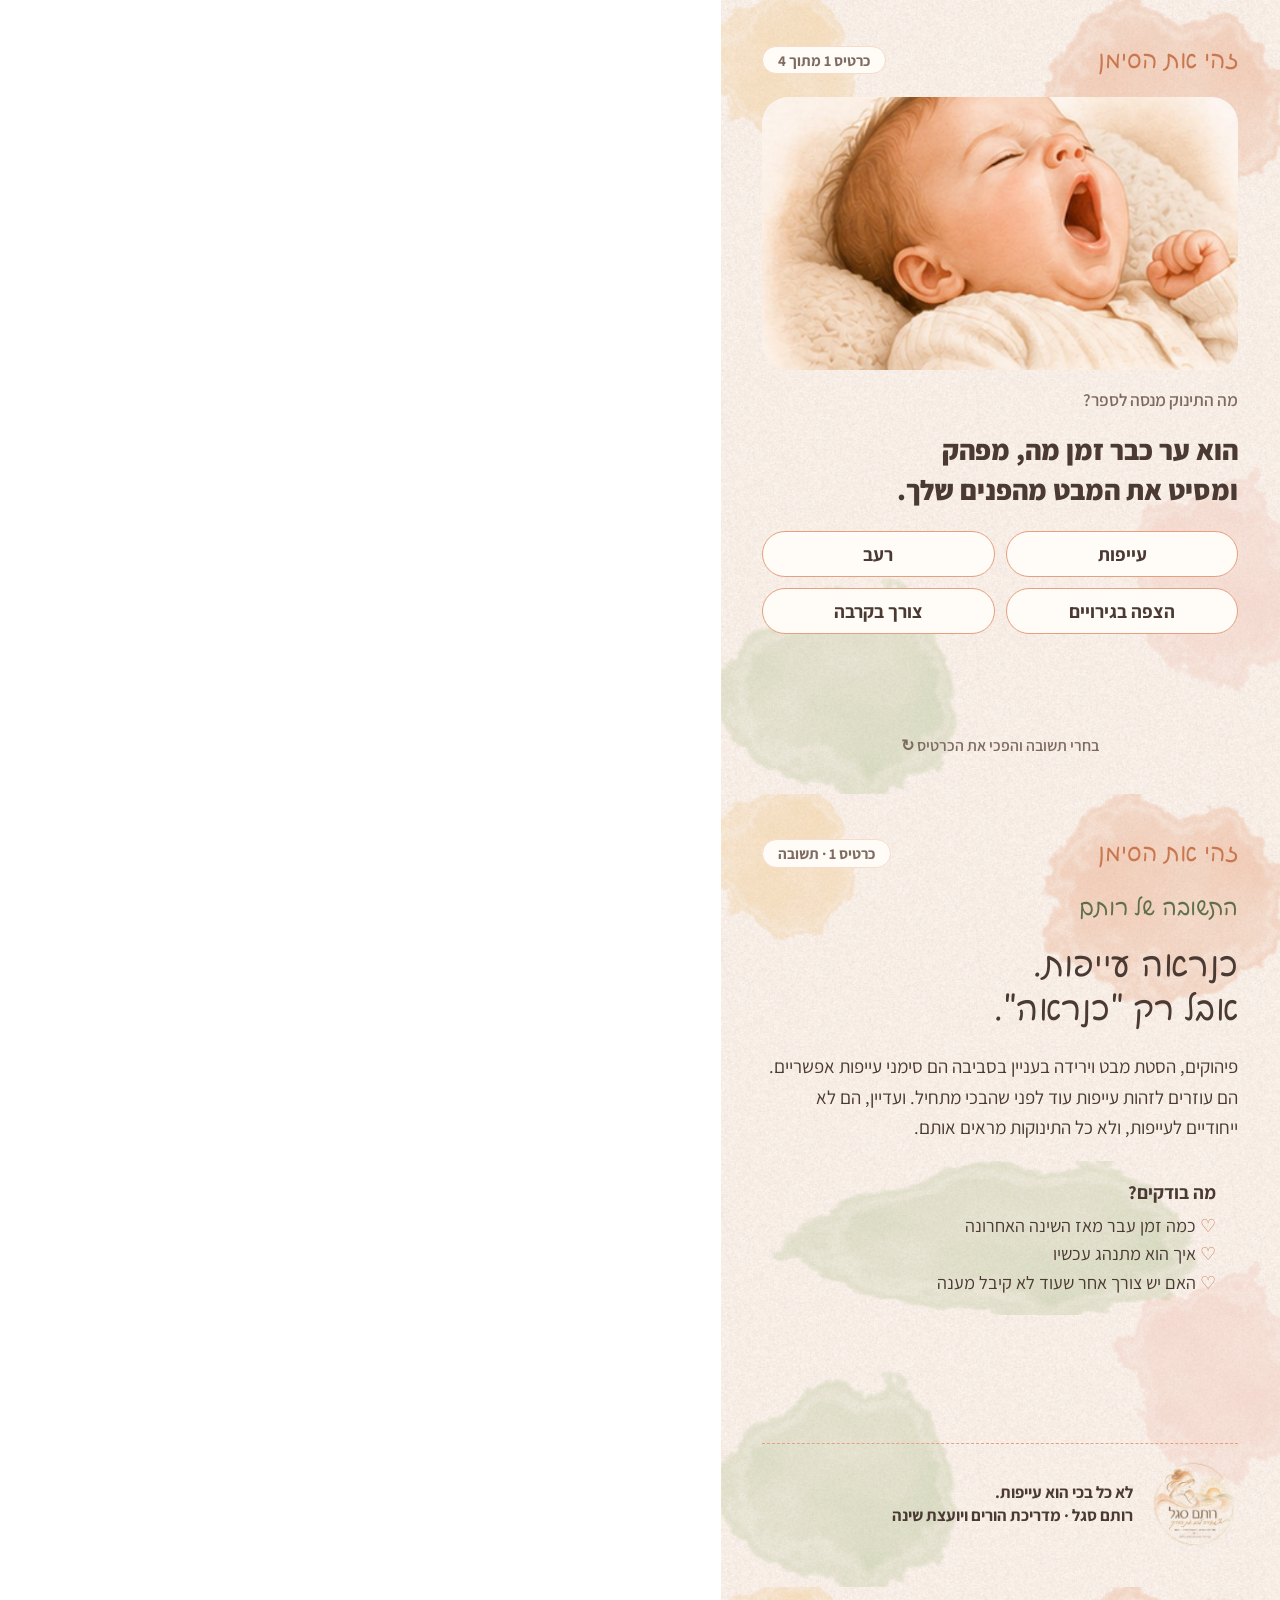
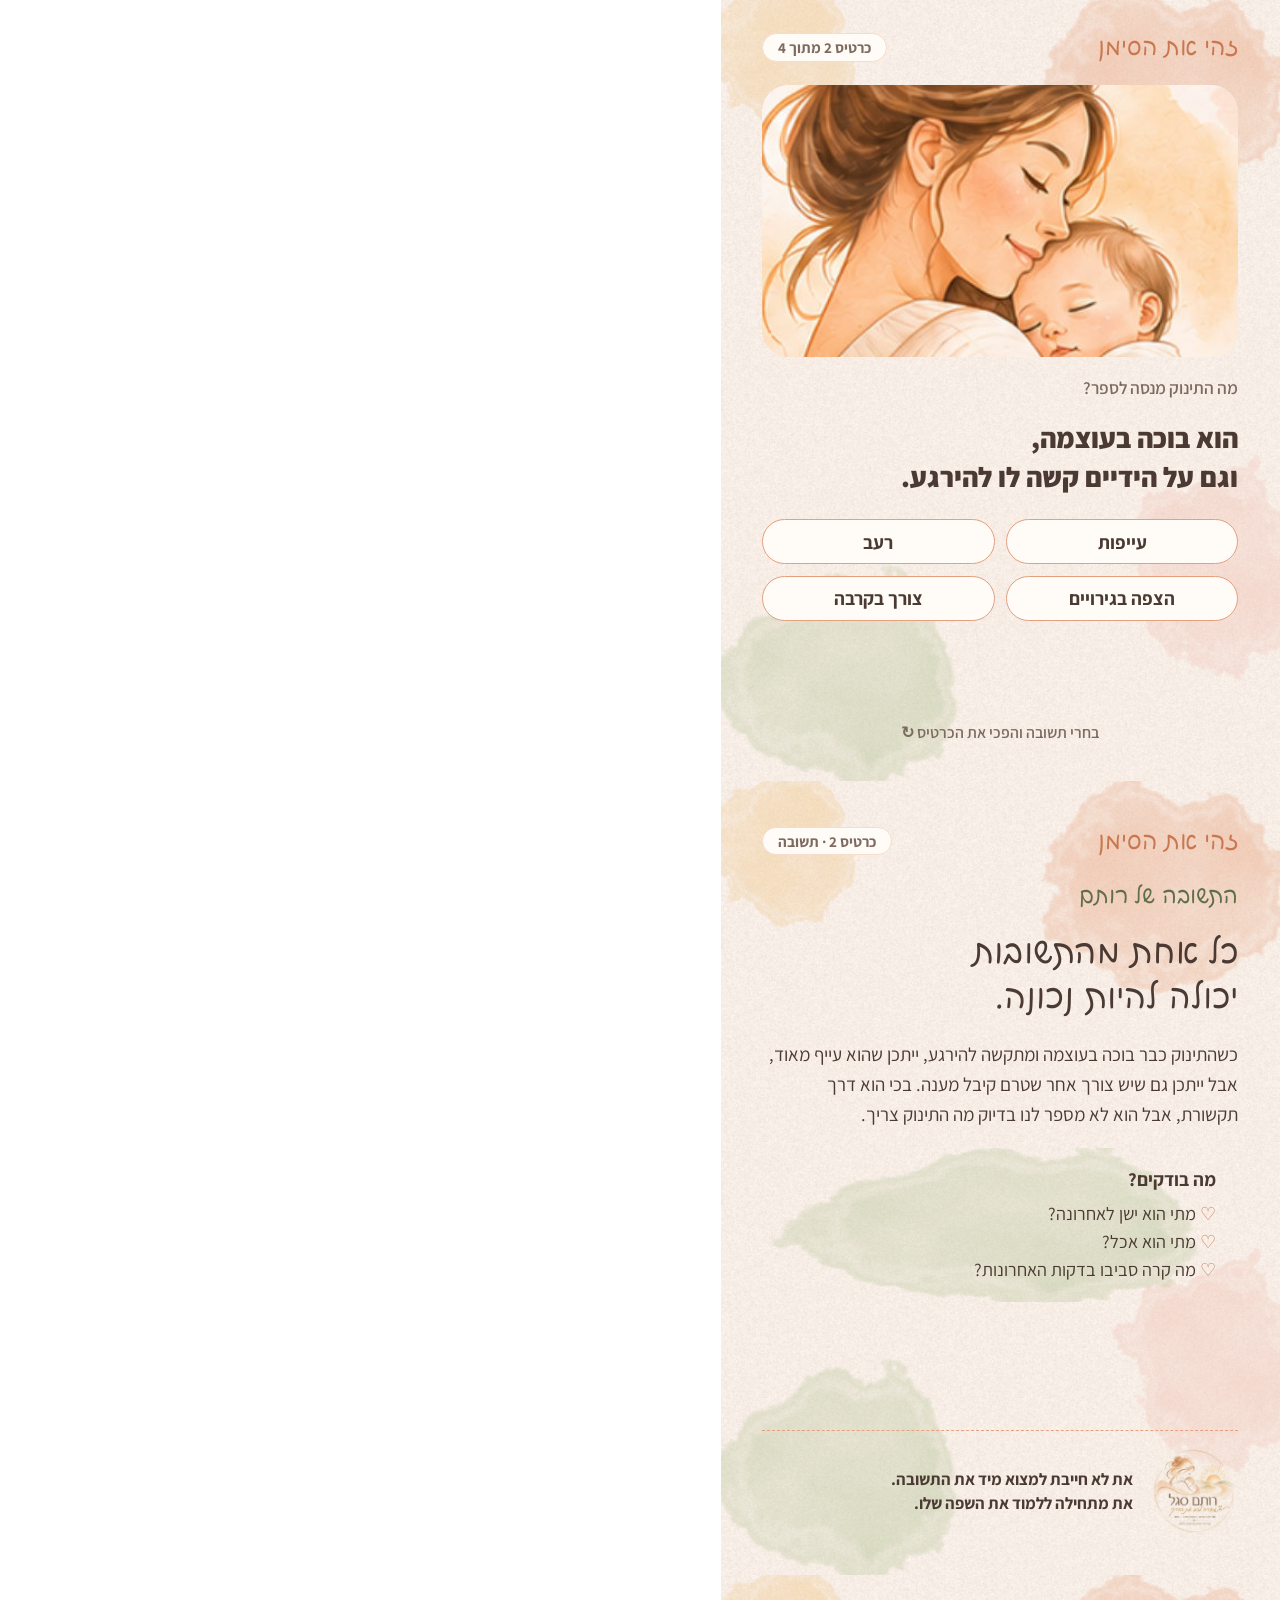
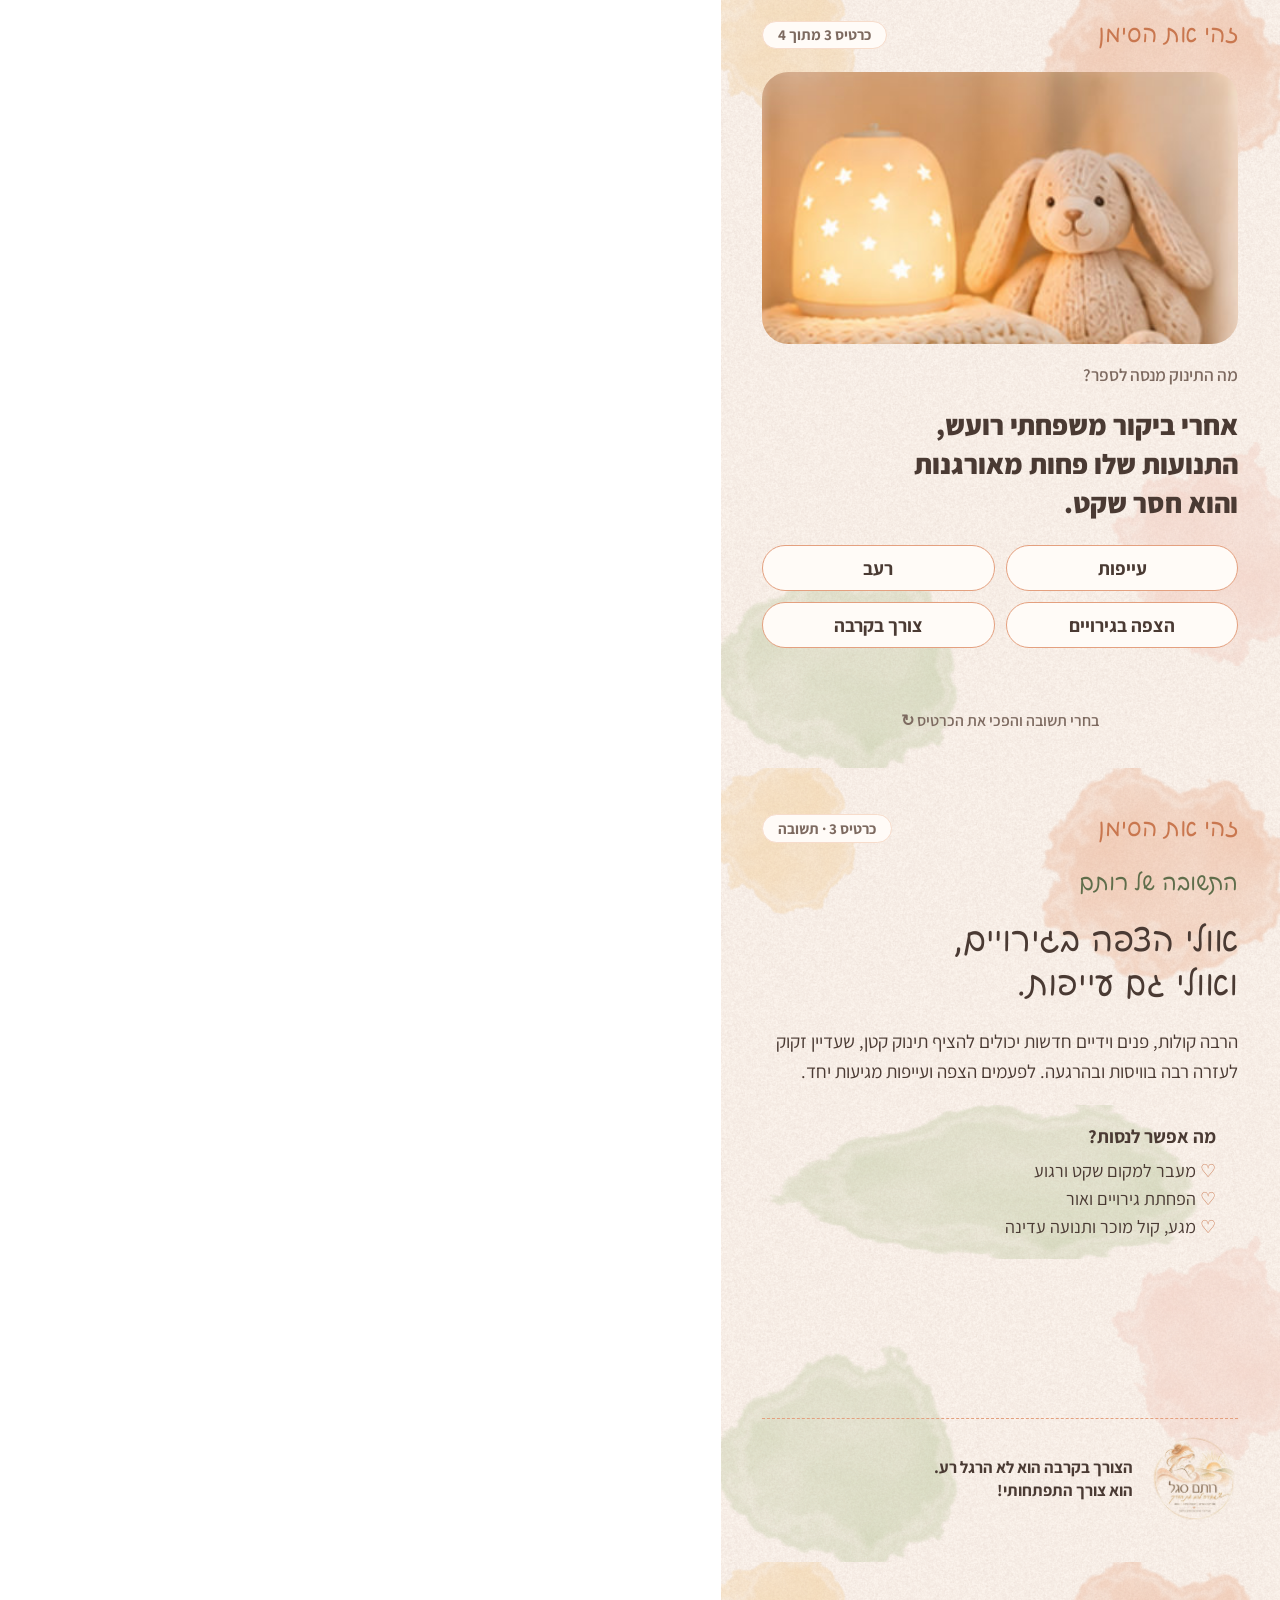
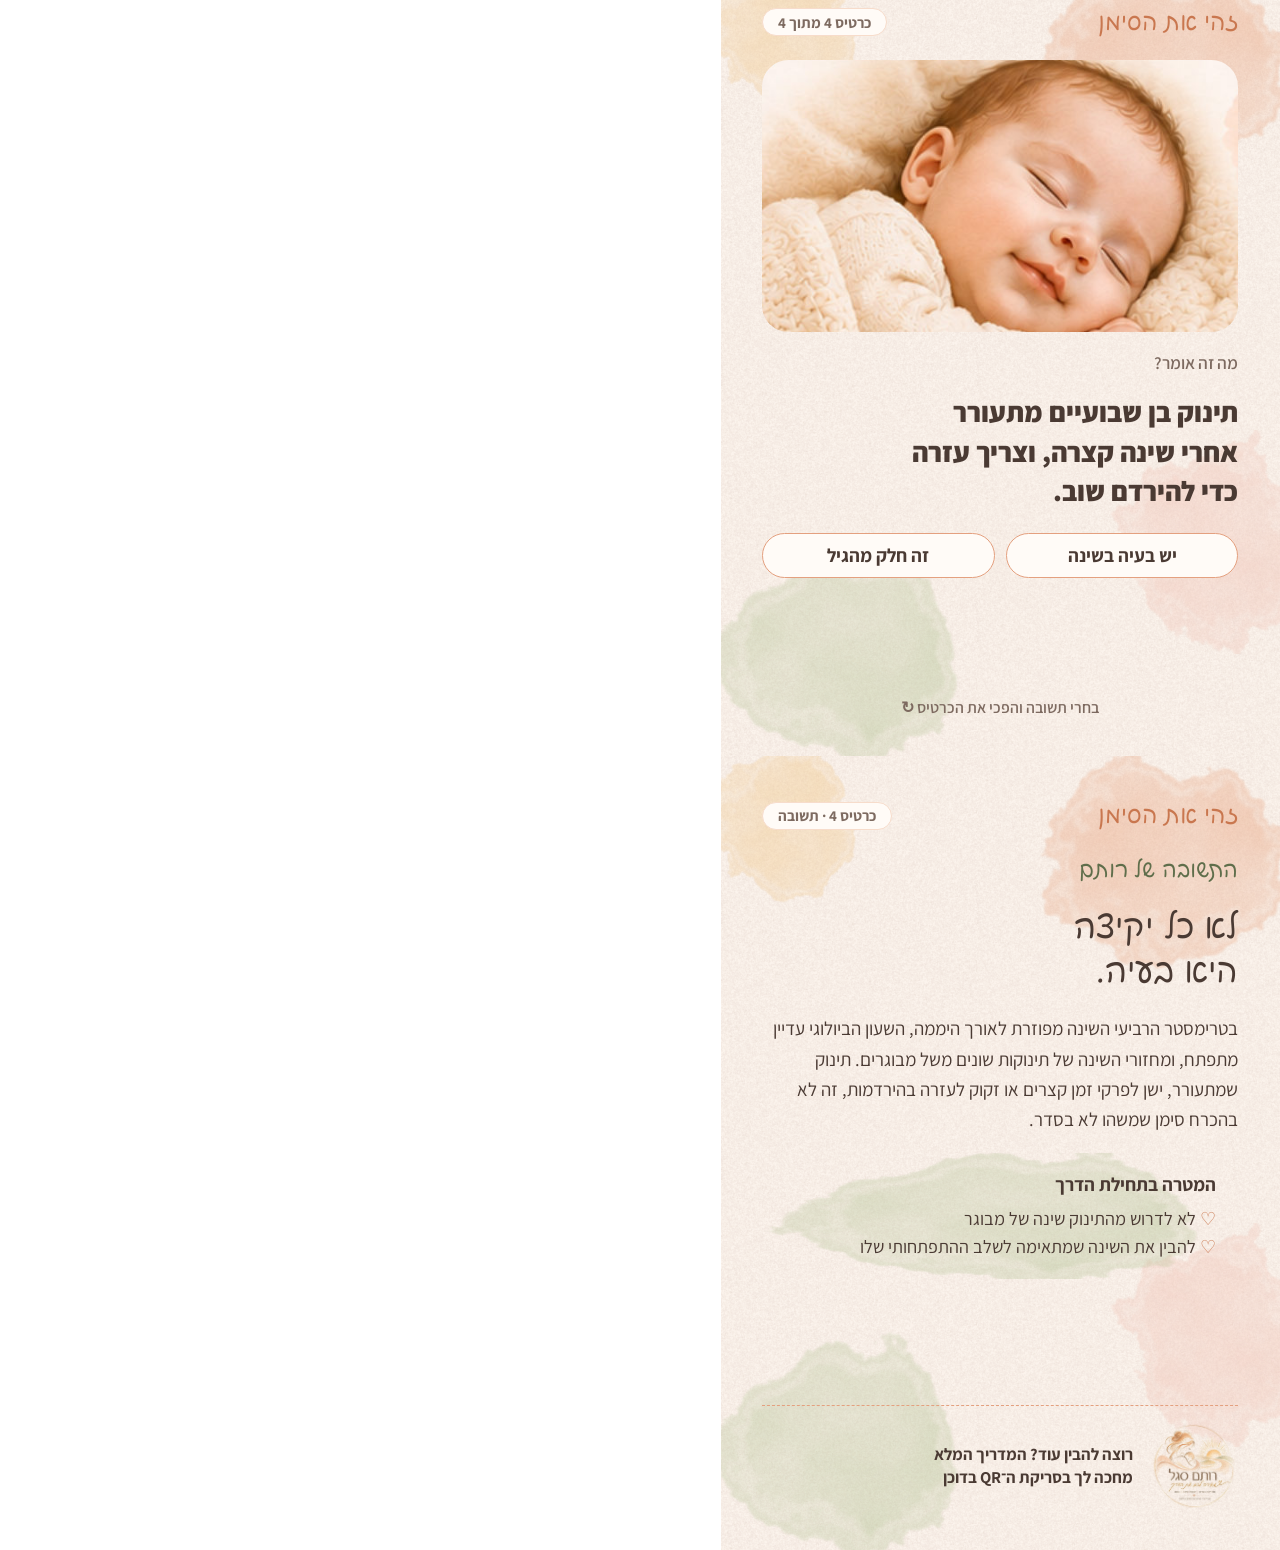
<file: print/game-cards-a5.html>
<!doctype html><html lang="he" dir="rtl"><head><meta charset="utf-8"><title>משחק זהי את הסימן</title>
<link rel="stylesheet" href="common.css">
<style>
@page{size:148mm 210mm;margin:0}
.page{width:148mm;height:210mm;padding:11mm 11mm 10mm;display:flex;flex-direction:column;gap:5mm}
.top{display:flex;justify-content:space-between;align-items:center}
.top .game{font-family:var(--hand);font-size:6.4mm;color:var(--deep)}
.top .num{font-size:4mm;font-weight:700;color:var(--soft);background:var(--card);border:.3mm solid var(--blush);border-radius:99px;padding:1mm 4mm}
.photo{width:100%;height:72mm;object-fit:cover;border-radius:7mm}
.q{font-size:4.6mm;color:var(--soft);font-weight:600}
.sit{font-weight:800;font-size:7.4mm;line-height:1.4}
.opts{display:grid;grid-template-columns:1fr 1fr;gap:3mm;margin-top:1mm}
.opts span{background:var(--card);border:.5mm solid var(--peach);border-radius:99px;text-align:center;padding:2.6mm;font-size:5mm;font-weight:700}
.flip{margin-top:auto;text-align:center;font-size:4.2mm;color:var(--soft);font-weight:600}
/* back */
.back{justify-content:flex-start}
.ans-k{font-family:var(--hand);font-size:6mm;color:var(--sage-ink)}
.ans{font-family:var(--hand);font-size:9mm;line-height:1.3}
.back p.t{font-size:5mm;line-height:1.6}
.look{background:url(../img/wash-sage.png) no-repeat center/108% 150%;padding:5mm 6mm;display:flex;flex-direction:column;gap:2mm}
.look b{font-size:5mm}
.look li{font-size:4.8mm;line-height:1.55;list-style:none}
.look li::before{content:"♡ ";color:var(--deep)}
.sig{margin-top:auto;display:flex;align-items:center;gap:4mm;border-top:.3mm dashed var(--peach);padding-top:4mm}
.sig img{width:24mm;height:24mm}
.sig p{font-weight:700;font-size:4.4mm;line-height:1.4}
</style></head><body>

<!-- card 1 -->
<div class="page">
  <div class="top"><span class="game">זהי את הסימן</span><span class="num">כרטיס 1 מתוך 4</span></div>
  <img class="photo" src="../img/yawn.jpg" alt="">
  <p class="q">מה התינוק מנסה לספר?</p>
  <p class="sit">הוא ער כבר זמן מה, מפהק<br>ומסיט את המבט מהפנים שלך.</p>
  <div class="opts"><span>עייפות</span><span>רעב</span><span>הצפה בגירויים</span><span>צורך בקרבה</span></div>
  <p class="flip">בחרי תשובה והפכי את הכרטיס ↻</p>
</div>
<div class="page back">
  <div class="top"><span class="game">זהי את הסימן</span><span class="num">כרטיס 1 · תשובה</span></div>
  <p class="ans-k">התשובה של רותם</p>
  <p class="ans">כנראה עייפות.<br>אבל רק "כנראה".</p>
  <p class="t">פיהוקים, הסטת מבט וירידה בעניין בסביבה הם סימני עייפות אפשריים. הם עוזרים לזהות עייפות עוד לפני שהבכי מתחיל. ועדיין, הם לא ייחודיים לעייפות, ולא כל התינוקות מראים אותם.</p>
  <div class="look"><b>מה בודקים?</b><ul><li>כמה זמן עבר מאז השינה האחרונה</li><li>איך הוא מתנהג עכשיו</li><li>האם יש צורך אחר שעוד לא קיבל מענה</li></ul></div>
  <div class="sig"><img src="../img/logo-hd.png" alt=""><p>לא כל בכי הוא עייפות.<br>רותם סגל · מדריכת הורים ויועצת שינה</p></div>
</div>

<!-- card 2 -->
<div class="page">
  <div class="top"><span class="game">זהי את הסימן</span><span class="num">כרטיס 2 מתוך 4</span></div>
  <img class="photo" src="../img/mother.jpg" alt="" style="object-position:center 80%">
  <p class="q">מה התינוק מנסה לספר?</p>
  <p class="sit">הוא בוכה בעוצמה,<br>וגם על הידיים קשה לו להירגע.</p>
  <div class="opts"><span>עייפות</span><span>רעב</span><span>הצפה בגירויים</span><span>צורך בקרבה</span></div>
  <p class="flip">בחרי תשובה והפכי את הכרטיס ↻</p>
</div>
<div class="page back">
  <div class="top"><span class="game">זהי את הסימן</span><span class="num">כרטיס 2 · תשובה</span></div>
  <p class="ans-k">התשובה של רותם</p>
  <p class="ans">כל אחת מהתשובות<br>יכולה להיות נכונה.</p>
  <p class="t">כשהתינוק כבר בוכה בעוצמה ומתקשה להירגע, ייתכן שהוא עייף מאוד, אבל ייתכן גם שיש צורך אחר שטרם קיבל מענה. בכי הוא דרך תקשורת, אבל הוא לא מספר לנו בדיוק מה התינוק צריך.</p>
  <div class="look"><b>מה בודקים?</b><ul><li>מתי הוא ישן לאחרונה?</li><li>מתי הוא אכל?</li><li>מה קרה סביבו בדקות האחרונות?</li></ul></div>
  <div class="sig"><img src="../img/logo-hd.png" alt=""><p>את לא חייבת למצוא מיד את התשובה.<br>את מתחילה ללמוד את השפה שלו.</p></div>
</div>

<!-- card 3 -->
<div class="page">
  <div class="top"><span class="game">זהי את הסימן</span><span class="num">כרטיס 3 מתוך 4</span></div>
  <img class="photo" src="../img/tool2.jpg" alt="">
  <p class="q">מה התינוק מנסה לספר?</p>
  <p class="sit">אחרי ביקור משפחתי רועש,<br>התנועות שלו פחות מאורגנות<br>והוא חסר שקט.</p>
  <div class="opts"><span>עייפות</span><span>רעב</span><span>הצפה בגירויים</span><span>צורך בקרבה</span></div>
  <p class="flip">בחרי תשובה והפכי את הכרטיס ↻</p>
</div>
<div class="page back">
  <div class="top"><span class="game">זהי את הסימן</span><span class="num">כרטיס 3 · תשובה</span></div>
  <p class="ans-k">התשובה של רותם</p>
  <p class="ans">אולי הצפה בגירויים,<br>ואולי גם עייפות.</p>
  <p class="t">הרבה קולות, פנים וידיים חדשות יכולים להציף תינוק קטן, שעדיין זקוק לעזרה רבה בוויסות ובהרגעה. לפעמים הצפה ועייפות מגיעות יחד.</p>
  <div class="look"><b>מה אפשר לנסות?</b><ul><li>מעבר למקום שקט ורגוע</li><li>הפחתת גירויים ואור</li><li>מגע, קול מוכר ותנועה עדינה</li></ul></div>
  <div class="sig"><img src="../img/logo-hd.png" alt=""><p>הצורך בקרבה הוא לא הרגל רע.<br>הוא צורך התפתחותי!</p></div>
</div>

<!-- card 4 -->
<div class="page">
  <div class="top"><span class="game">זהי את הסימן</span><span class="num">כרטיס 4 מתוך 4</span></div>
  <img class="photo" src="../img/sleep.jpg" alt="">
  <p class="q">מה זה אומר?</p>
  <p class="sit">תינוק בן שבועיים מתעורר<br>אחרי שינה קצרה, וצריך עזרה<br>כדי להירדם שוב.</p>
  <div class="opts"><span>יש בעיה בשינה</span><span>זה חלק מהגיל</span></div>
  <p class="flip">בחרי תשובה והפכי את הכרטיס ↻</p>
</div>
<div class="page back">
  <div class="top"><span class="game">זהי את הסימן</span><span class="num">כרטיס 4 · תשובה</span></div>
  <p class="ans-k">התשובה של רותם</p>
  <p class="ans">לא כל יקיצה<br>היא בעיה.</p>
  <p class="t">בטרימסטר הרביעי השינה מפוזרת לאורך היממה, השעון הביולוגי עדיין מתפתח, ומחזורי השינה של תינוקות שונים משל מבוגרים. תינוק שמתעורר, ישן לפרקי זמן קצרים או זקוק לעזרה בהירדמות, זה לא בהכרח סימן שמשהו לא בסדר.</p>
  <div class="look"><b>המטרה בתחילת הדרך</b><ul><li>לא לדרוש מהתינוק שינה של מבוגר</li><li>להבין את השינה שמתאימה לשלב ההתפתחותי שלו</li></ul></div>
  <div class="sig"><img src="../img/logo-hd.png" alt=""><p>רוצה להבין עוד? המדריך המלא<br>מחכה לך בסריקת ה־QR בדוכן</p></div>
</div>
</body></html>
</file>
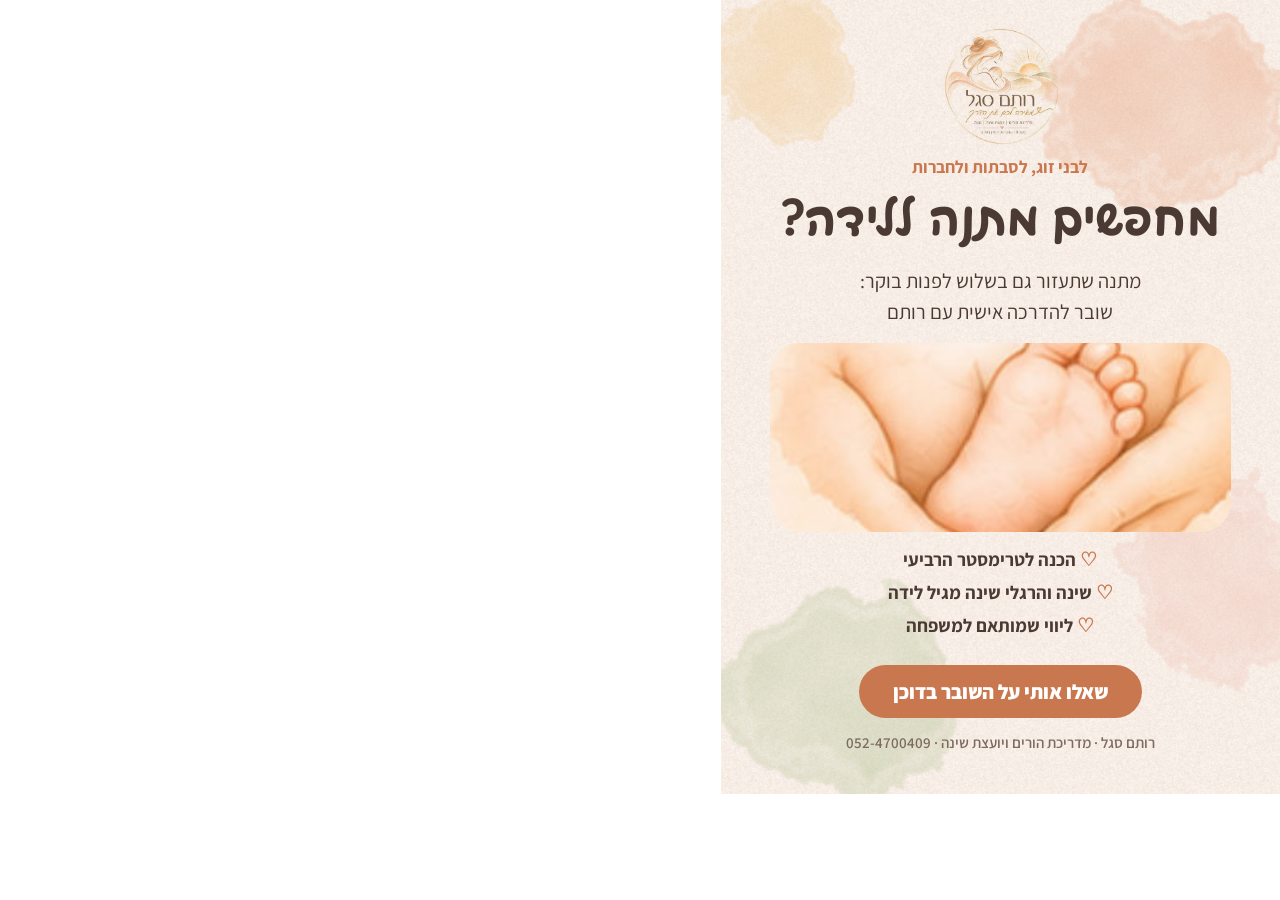
<file: print/gift-sign-a5.html>
<!doctype html><html lang="he" dir="rtl"><head><meta charset="utf-8"><title>שלט מתנה ללידה A5</title>
<link rel="stylesheet" href="common.css">
<style>
@page{size:148mm 210mm;margin:0}
.page{width:148mm;height:210mm;padding:10mm 13mm 11mm;display:flex;flex-direction:column;align-items:center;text-align:center;gap:4mm}
.logo{width:34mm;height:34mm;margin:-4mm 0 -3mm}
.k{font-size:4.6mm;font-weight:700;color:var(--deep)}
h2{font-family:var(--hand);font-size:12.5mm;line-height:1.2}
.lead{font-size:5.4mm;line-height:1.55}
.ph{width:100%;height:50mm;object-fit:cover;border-radius:8mm}
ul{list-style:none;display:flex;flex-direction:column;gap:2.4mm;font-size:4.9mm;font-weight:700}
ul li::before{content:"♡ ";color:var(--deep)}
.ask{margin-top:auto;background:var(--deep);color:#fff;border-radius:99px;padding:3.5mm 9mm;font-size:5.4mm;font-weight:800}
.small{font-size:4mm;color:var(--soft);font-weight:600}
</style></head><body>
<div class="page">
  <img class="logo" src="../img/logo-hd.png" alt="">
  <span class="k">לבני זוג, לסבתות ולחברות</span>
  <h2>מחפשים מתנה ללידה?</h2>
  <p class="lead">מתנה שתעזור גם בשלוש לפנות בוקר:<br>שובר להדרכה אישית עם רותם</p>
  <img class="ph" src="../img/feet.jpg" alt="">
  <ul><li>הכנה לטרימסטר הרביעי</li><li>שינה והרגלי שינה מגיל לידה</li><li>ליווי שמותאם למשפחה</li></ul>
  <p class="ask">שאלו אותי על השובר בדוכן</p>
  <p class="small">רותם סגל · מדריכת הורים ויועצת שינה · 052-4700409</p>
</div>
</body></html>
</file>
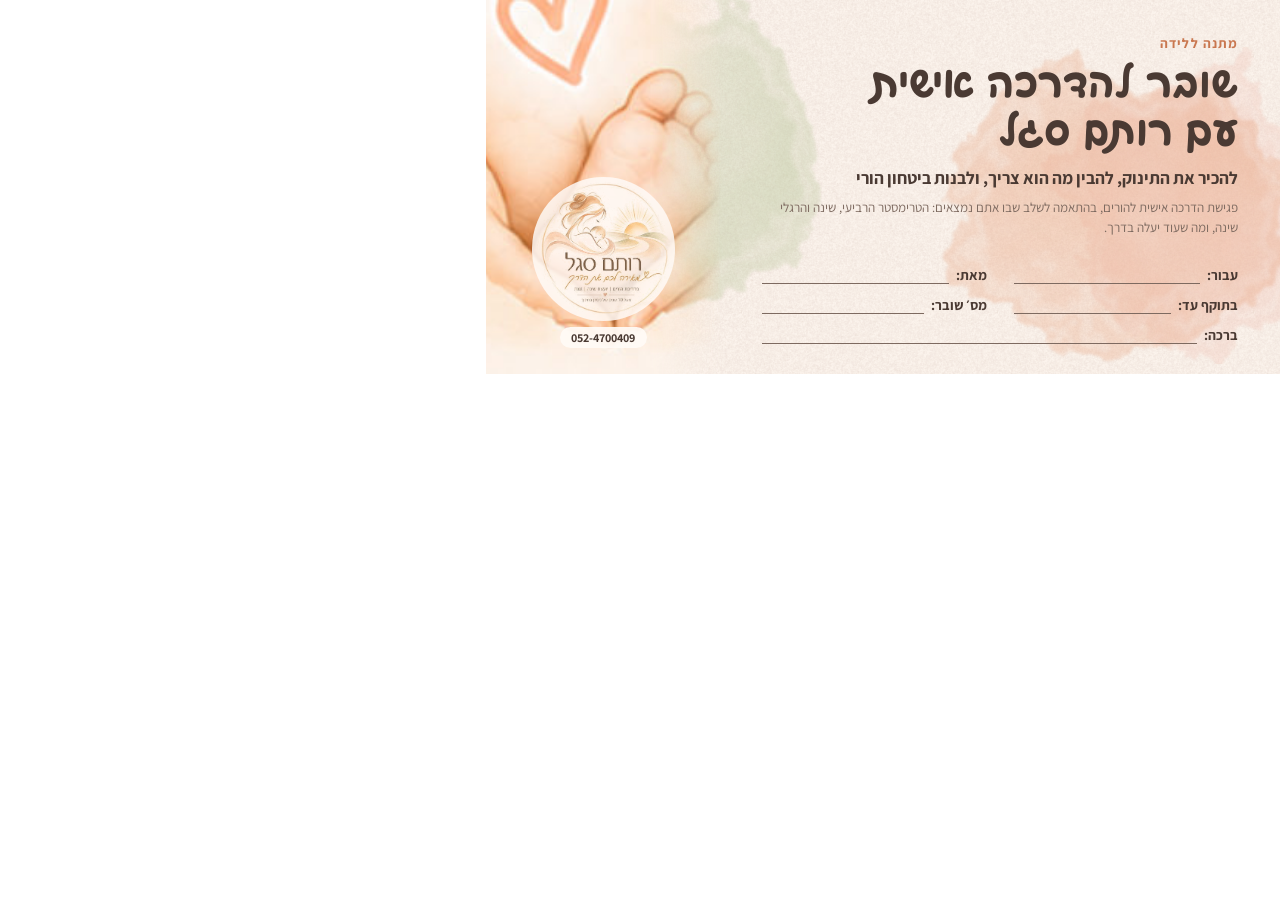
<file: print/gift-voucher.html>
<!doctype html><html lang="he" dir="rtl"><head><meta charset="utf-8"><title>שובר מתנה ללידה</title>
<link rel="stylesheet" href="common.css">
<style>
@page{size:210mm 99mm;margin:0}
.page{width:210mm;height:99mm;display:grid;grid-template-columns:1fr 62mm}
.txt{padding:9mm 11mm 8mm;display:flex;flex-direction:column;gap:2.4mm}
.k{font-size:3.6mm;font-weight:700;color:var(--deep);letter-spacing:.3mm}
h1{font-family:var(--hand);font-size:11mm;line-height:1.15}
.what{font-size:4.6mm;font-weight:700}
.desc{font-size:3.5mm;color:var(--soft);line-height:1.5}
.fields{margin-top:auto;display:grid;grid-template-columns:1fr 1fr;gap:3mm 7mm}
.f{display:flex;gap:2mm;align-items:flex-end;font-size:3.7mm;font-weight:700}
.f i{flex:1;border-bottom:.35mm solid var(--soft);height:5mm}
.f.wide{grid-column:1/-1}
.side{position:relative;display:flex;flex-direction:column;align-items:center;justify-content:flex-end;padding-bottom:7mm;gap:1.5mm}
.side img.ph{position:absolute;inset:0;width:100%;height:100%;object-fit:cover;
  -webkit-mask-image:linear-gradient(270deg,transparent 0,#000 30%);mask-image:linear-gradient(270deg,transparent 0,#000 30%)}
.side .logo{position:relative;width:38mm;height:38mm;background:rgba(255,251,247,.85);border-radius:50%}
.side p{position:relative;font-size:3.2mm;font-weight:700;background:rgba(255,251,247,.92);border-radius:99px;padding:.8mm 3mm;direction:ltr}
/* gift sign A5 */
.sign{width:148mm;height:210mm;padding:14mm 13mm;display:flex;flex-direction:column;align-items:center;text-align:center;gap:5mm}
.sign h2{font-family:var(--hand);font-size:13mm;line-height:1.2}
.sign .lead{font-size:5.6mm;line-height:1.55}
.sign .ph{width:100%;height:62mm;object-fit:cover;border-radius:8mm}
.sign ul{list-style:none;display:flex;flex-direction:column;gap:2.5mm;font-size:5mm;font-weight:700}
.sign ul li::before{content:"♡ ";color:var(--deep)}
.sign .ask{margin-top:auto;background:var(--deep);color:#fff;border-radius:99px;padding:3.5mm 9mm;font-size:5.4mm;font-weight:800}
</style></head><body>
<div class="page">
  <div class="txt">
    <span class="k">מתנה ללידה</span>
    <h1>שובר להדרכה אישית<br>עם רותם סגל</h1>
    <p class="what">להכיר את התינוק, להבין מה הוא צריך, ולבנות ביטחון הורי</p>
    <p class="desc">פגישת הדרכה אישית להורים, בהתאמה לשלב שבו אתם נמצאים: הטרימסטר הרביעי, שינה והרגלי שינה, ומה שעוד יעלה בדרך.</p>
    <div class="fields">
      <div class="f">עבור:<i></i></div>
      <div class="f">מאת:<i></i></div>
      <div class="f">בתוקף עד:<i></i></div>
      <div class="f">מס׳ שובר:<i></i></div>
      <div class="f wide">ברכה:<i></i></div>
    </div>
  </div>
  <div class="side">
    <img class="ph" src="../img/feet.jpg" alt="">
    <img class="logo" src="../img/logo-hd.png" alt="">
    <p>052-4700409</p>
  </div>
</div>
</body></html>
</file>
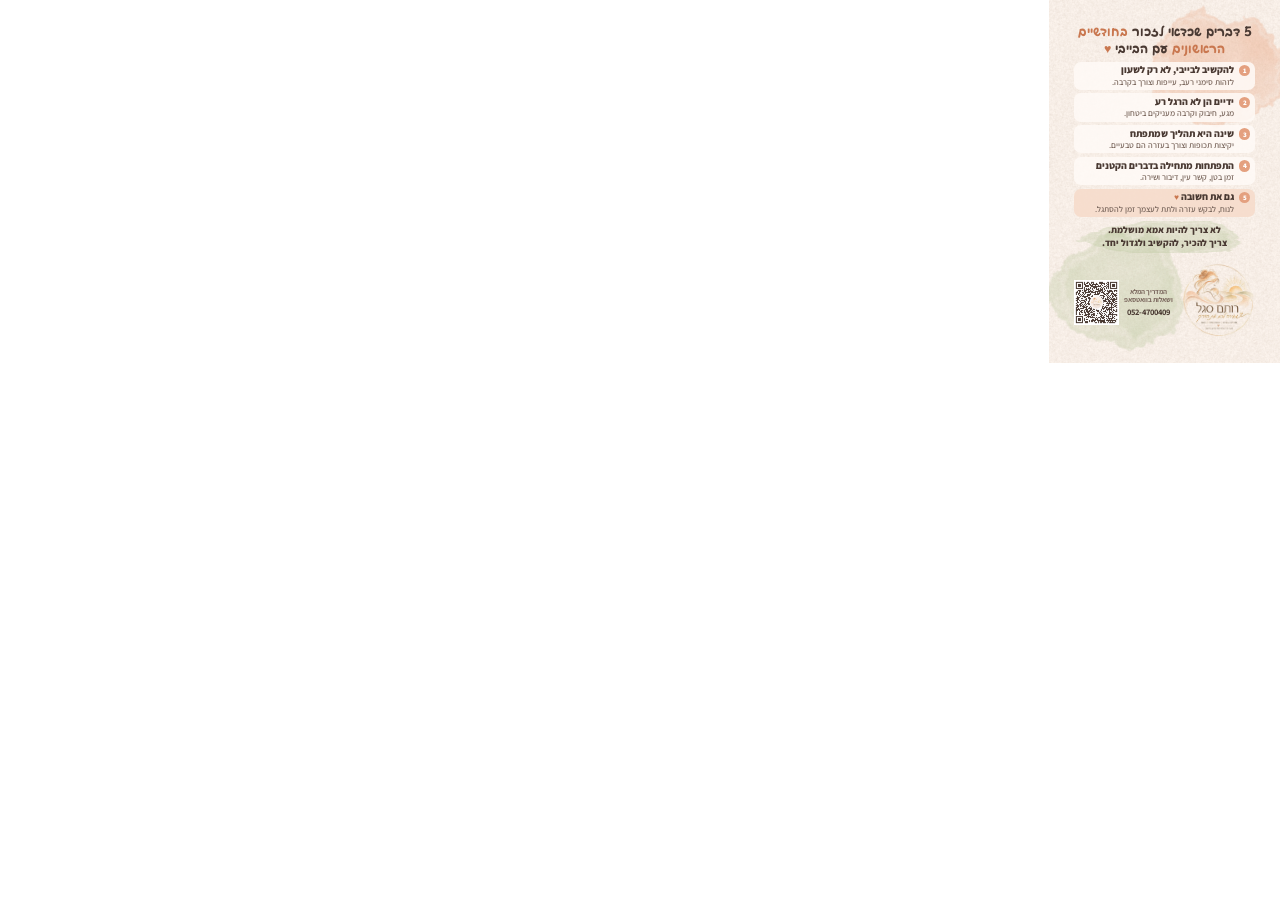
<file: print/magnet-55x90-bleed.html>
<!doctype html><html lang="he" dir="rtl"><head><meta charset="utf-8"><title>מגנט 5.5x9</title>
<link rel="stylesheet" href="common.css">
<style>
@page{size:61mm 96mm;margin:0}
.page{width:61mm;height:96mm;padding:6.5mm 6.5mm 6mm;display:flex;flex-direction:column;gap:1.1mm;
  background:url(../img/wash-peach.png) no-repeat right -30% top -6%/70% auto,url(../img/wash-sage.png) no-repeat left -30% bottom -6%/75% auto,url(../img/grain.png),var(--paper)}
h1{font-family:var(--hand);font-size:3.3mm;line-height:1.28;color:var(--ink);text-align:center}
h1 em{font-style:normal;color:var(--deep)}
ol{list-style:none;display:flex;flex-direction:column;gap:.9mm}
li{display:flex;gap:1.2mm;align-items:flex-start;background:rgba(255,251,247,.85);border-radius:1.8mm;padding:.75mm 1.4mm}
li i{font-style:normal;flex:0 0 3mm;height:3mm;margin-top:.15mm;border-radius:50%;background:var(--peach);color:#fff;display:grid;place-items:center;font-size:1.85mm;font-weight:800}
li div{display:flex;flex-direction:column;line-height:1.25}
li b{font-size:2.6mm;font-weight:800}
li span{font-size:2.2mm;color:var(--soft);font-weight:600}
li.me{background:rgba(247,220,203,.9)}
.h{color:var(--deep);font-family:var(--body)}
.m{font-size:2.45mm;line-height:1.4;text-align:center;font-weight:800;padding:.8mm 1mm;background:url(../img/wash-sage.png) no-repeat center/110% 170%}
.bottom{margin-top:auto;display:flex;gap:1mm;align-items:center;justify-content:space-between}
.bottom .lg{width:21mm;height:21mm;flex:0 0 21mm;margin:-1mm -.5mm 0 0}
.bottom .ct{flex:1;display:flex;flex-direction:column;align-items:center;text-align:center;line-height:1.25;gap:.4mm}
.bottom .ct span{white-space:nowrap;font-size:1.85mm;color:var(--soft);font-weight:700}
.bottom .ct b{font-size:2.25mm}
.bottom .qr{width:12mm;height:12mm;flex:0 0 12mm}
</style>
</head><body>
<div class="page">
  <h1>5 דברים שכדאי לזכור <em>בחודשיים הראשונים</em> עם הבייבי <span class="h">♥</span></h1>
  <ol>
    <li><i>1</i><div><b>להקשיב לבייבי, לא רק לשעון</b><span>לזהות סימני רעב, עייפות וצורך בקרבה.</span></div></li>
    <li><i>2</i><div><b>ידיים הן לא הרגל רע</b><span>מגע, חיבוק וקרבה מעניקים ביטחון.</span></div></li>
    <li><i>3</i><div><b>שינה היא תהליך שמתפתח</b><span>יקיצות תכופות וצורך בעזרה הם טבעיים.</span></div></li>
    <li><i>4</i><div><b>התפתחות מתחילה בדברים הקטנים</b><span>זמן בטן, קשר עין, דיבור ושירה.</span></div></li>
    <li class="me"><i>5</i><div><b>גם את חשובה <span class="h">♥</span></b><span>לנוח, לבקש עזרה ולתת לעצמך זמן להסתגל.</span></div></li>
  </ol>
  <p class="m">לא צריך להיות אמא מושלמת.<br>צריך להכיר, להקשיב ולגדול יחד.</p>
  <div class="bottom">
    <img class="lg" src="../img/logo-hd.png" alt="רותם סגל">
    <div class="ct"><span>המדריך המלא<br>ושאלות בוואטסאפ</span><b dir="ltr">052-4700409</b></div>
    <img class="qr" src="../qr/qr-rotem-guide-logo.png" alt="">
  </div>
</div>
</body></html>
</file>
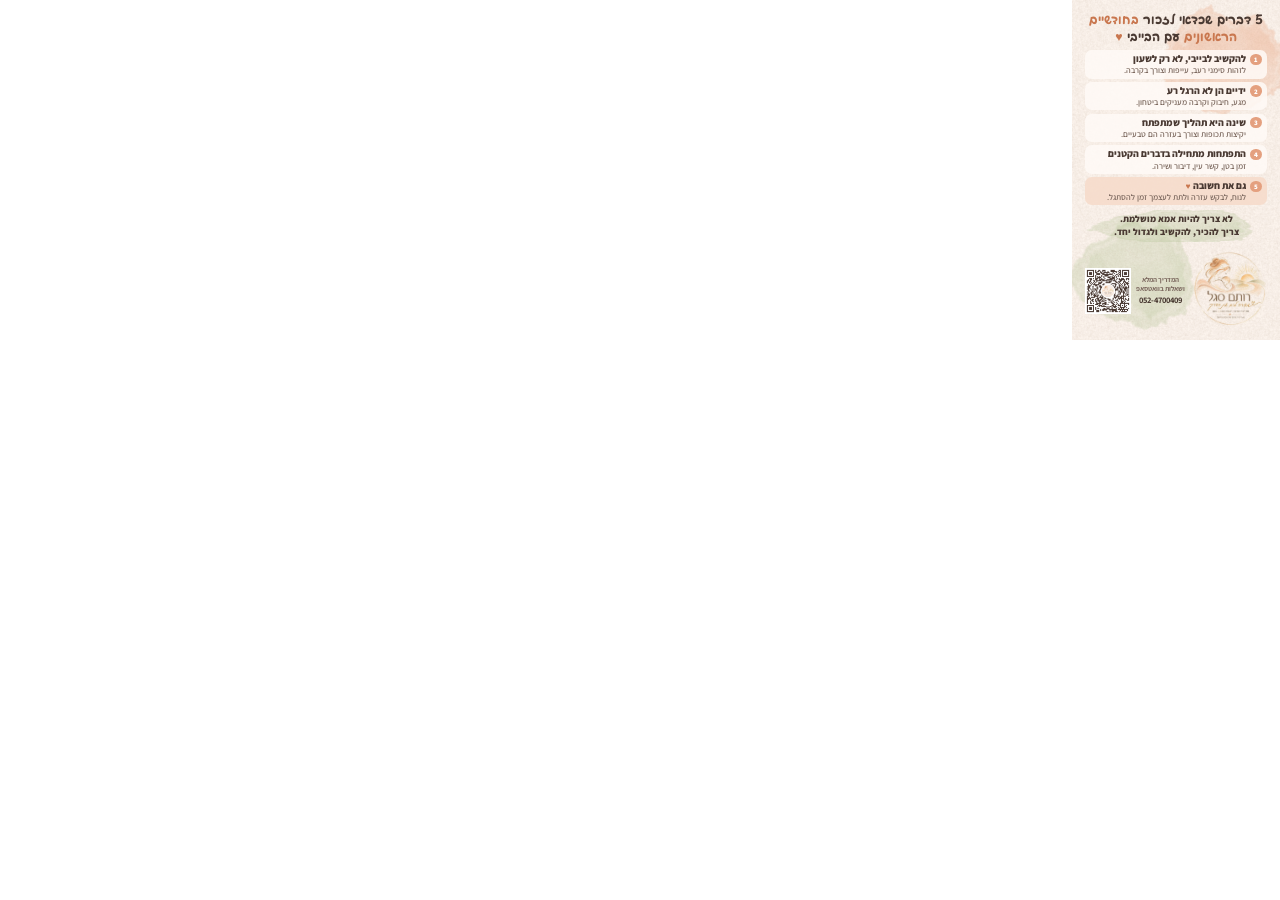
<file: print/magnet-55x90.html>
<!doctype html><html lang="he" dir="rtl"><head><meta charset="utf-8"><title>מגנט 5.5x9</title>
<link rel="stylesheet" href="common.css">
<style>
@page{size:55mm 90mm;margin:0}
.page{width:55mm;height:90mm;padding:3.5mm 3.5mm 3mm;display:flex;flex-direction:column;gap:1.1mm;
  background:url(../img/wash-peach.png) no-repeat right -30% top -6%/70% auto,url(../img/wash-sage.png) no-repeat left -30% bottom -6%/75% auto,url(../img/grain.png),var(--paper)}
h1{font-family:var(--hand);font-size:3.3mm;line-height:1.28;color:var(--ink);text-align:center}
h1 em{font-style:normal;color:var(--deep)}
ol{list-style:none;display:flex;flex-direction:column;gap:.9mm}
li{display:flex;gap:1.2mm;align-items:flex-start;background:rgba(255,251,247,.85);border-radius:1.8mm;padding:.75mm 1.4mm}
li i{font-style:normal;flex:0 0 3mm;height:3mm;margin-top:.15mm;border-radius:50%;background:var(--peach);color:#fff;display:grid;place-items:center;font-size:1.85mm;font-weight:800}
li div{display:flex;flex-direction:column;line-height:1.25}
li b{font-size:2.6mm;font-weight:800}
li span{font-size:2.2mm;color:var(--soft);font-weight:600}
li.me{background:rgba(247,220,203,.9)}
.h{color:var(--deep);font-family:var(--body)}
.m{font-size:2.45mm;line-height:1.4;text-align:center;font-weight:800;padding:.8mm 1mm;background:url(../img/wash-sage.png) no-repeat center/110% 170%}
.bottom{margin-top:auto;display:flex;gap:1mm;align-items:center;justify-content:space-between}
.bottom .lg{width:21mm;height:21mm;flex:0 0 21mm;margin:-1mm -.5mm 0 0}
.bottom .ct{flex:1;display:flex;flex-direction:column;align-items:center;text-align:center;line-height:1.25;gap:.4mm}
.bottom .ct span{white-space:nowrap;font-size:1.85mm;color:var(--soft);font-weight:700}
.bottom .ct b{font-size:2.25mm}
.bottom .qr{width:12mm;height:12mm;flex:0 0 12mm}
</style>
</head><body>
<div class="page">
  <h1>5 דברים שכדאי לזכור <em>בחודשיים הראשונים</em> עם הבייבי <span class="h">♥</span></h1>
  <ol>
    <li><i>1</i><div><b>להקשיב לבייבי, לא רק לשעון</b><span>לזהות סימני רעב, עייפות וצורך בקרבה.</span></div></li>
    <li><i>2</i><div><b>ידיים הן לא הרגל רע</b><span>מגע, חיבוק וקרבה מעניקים ביטחון.</span></div></li>
    <li><i>3</i><div><b>שינה היא תהליך שמתפתח</b><span>יקיצות תכופות וצורך בעזרה הם טבעיים.</span></div></li>
    <li><i>4</i><div><b>התפתחות מתחילה בדברים הקטנים</b><span>זמן בטן, קשר עין, דיבור ושירה.</span></div></li>
    <li class="me"><i>5</i><div><b>גם את חשובה <span class="h">♥</span></b><span>לנוח, לבקש עזרה ולתת לעצמך זמן להסתגל.</span></div></li>
  </ol>
  <p class="m">לא צריך להיות אמא מושלמת.<br>צריך להכיר, להקשיב ולגדול יחד.</p>
  <div class="bottom">
    <img class="lg" src="../img/logo-hd.png" alt="רותם סגל">
    <div class="ct"><span>המדריך המלא<br>ושאלות בוואטסאפ</span><b dir="ltr">052-4700409</b></div>
    <img class="qr" src="../qr/qr-rotem-guide-logo.png" alt="">
  </div>
</div>
</body></html>
</file>
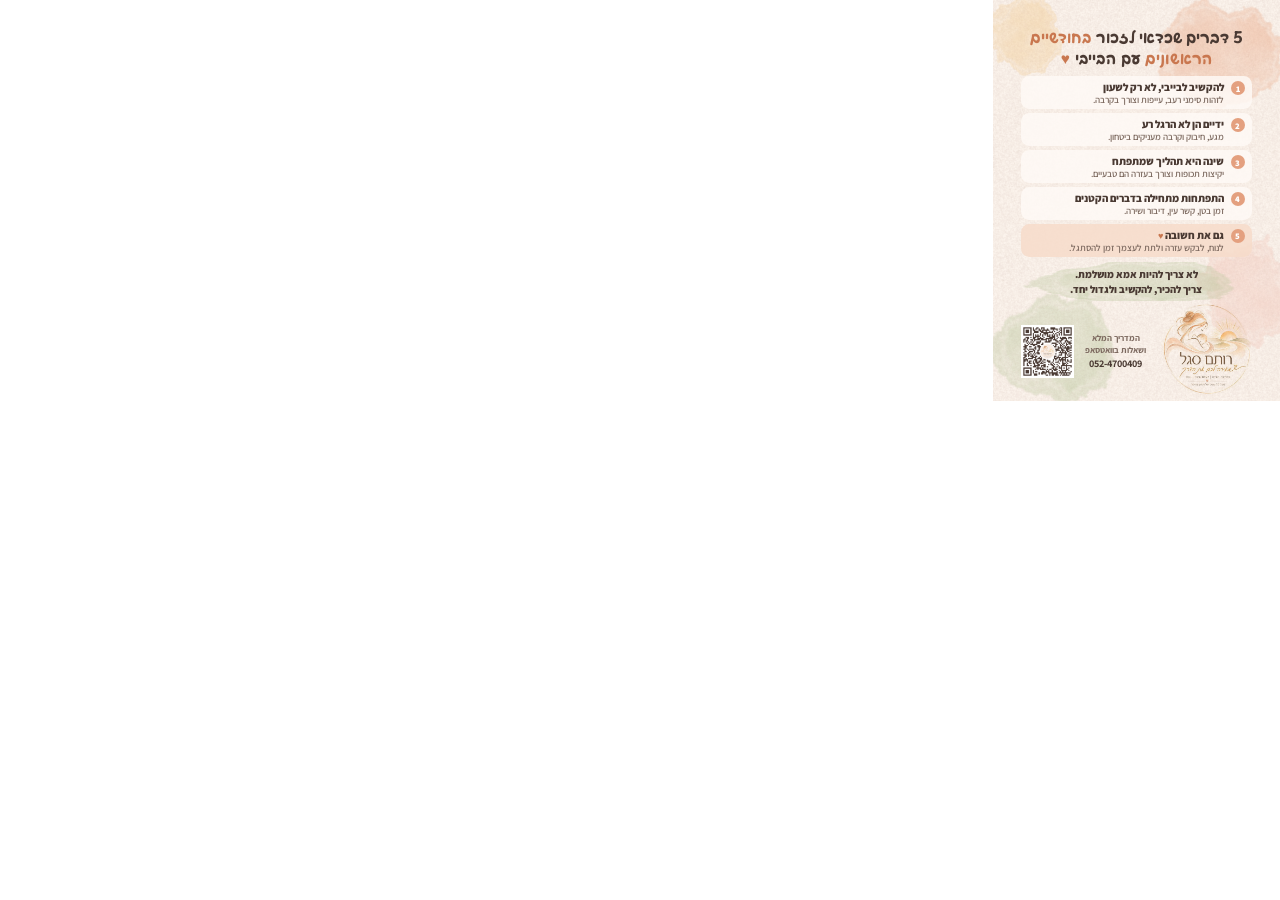
<file: print/magnet-7x10-bleed.html>
<!doctype html><html lang="he" dir="rtl"><head><meta charset="utf-8"><title>מגנט 7x10</title>
<link rel="stylesheet" href="common.css">
<style>
@page{size:76mm 106mm;margin:0}
.page{width:76mm;height:106mm;padding:7.5mm 7.5mm 7mm;display:flex;flex-direction:column;gap:1.3mm}
.top{display:flex;align-items:center;gap:2mm}
.top img{width:15mm;height:15mm;flex:0 0 15mm}
h1{font-family:var(--hand);font-size:4.1mm;line-height:1.3;color:var(--ink);text-align:center}
h1 em{font-style:normal;color:var(--deep)}
ol{list-style:none;display:flex;flex-direction:column;gap:1.1mm;margin-top:.5mm}
li{display:flex;gap:1.6mm;align-items:flex-start;background:rgba(255,251,247,.82);border-radius:2.2mm;padding:.9mm 1.8mm}
li i{font-style:normal;flex:0 0 3.8mm;height:3.8mm;margin-top:.3mm;border-radius:50%;background:var(--peach);color:#fff;display:grid;place-items:center;font-size:2.3mm;font-weight:800}
li div{display:flex;flex-direction:column;line-height:1.3}
li b{font-size:2.85mm;font-weight:800}
li span{font-size:2.45mm;color:var(--soft);font-weight:600}
li.me{background:rgba(247,220,203,.85)}
.m{font-size:2.75mm;line-height:1.45;text-align:center;font-weight:800;padding:1.2mm 2mm;background:url(../img/wash-sage.png) no-repeat center/110% 170%}
.bottom{margin-top:auto;display:flex;gap:1.5mm;align-items:center;justify-content:space-between}
.bottom .lg{width:26mm;height:26mm;flex:0 0 26mm;margin:-1.5mm -1mm -.5mm 0}
.bottom .ct{flex:1;display:flex;flex-direction:column;align-items:center;text-align:center;line-height:1.3;gap:.6mm}
.bottom .ct span{font-size:2.3mm;color:var(--soft);font-weight:700}
.bottom .ct b{font-size:2.7mm}
.bottom .qr{width:14mm;height:14mm;flex:0 0 14mm}
</style>
</head><body>
<div class="page">
  <h1>5 דברים שכדאי לזכור <em>בחודשיים הראשונים</em> עם הבייבי <span style="color:var(--deep);font-family:var(--body)">♥</span></h1>
  <ol>
    <li><i>1</i><div><b>להקשיב לבייבי, לא רק לשעון</b><span>לזהות סימני רעב, עייפות וצורך בקרבה.</span></div></li>
    <li><i>2</i><div><b>ידיים הן לא הרגל רע</b><span>מגע, חיבוק וקרבה מעניקים ביטחון.</span></div></li>
    <li><i>3</i><div><b>שינה היא תהליך שמתפתח</b><span>יקיצות תכופות וצורך בעזרה הם טבעיים.</span></div></li>
    <li><i>4</i><div><b>התפתחות מתחילה בדברים הקטנים</b><span>זמן בטן, קשר עין, דיבור ושירה.</span></div></li>
    <li class="me"><i>5</i><div><b>גם את חשובה <span style="color:var(--deep);font-family:var(--body)">♥</span></b><span>לנוח, לבקש עזרה ולתת לעצמך זמן להסתגל.</span></div></li>
  </ol>
  <p class="m">לא צריך להיות אמא מושלמת.<br>צריך להכיר, להקשיב ולגדול יחד.</p>
  <div class="bottom">
    <img class="lg" src="../img/logo-hd.png" alt="רותם סגל, מדריכת הורים ויועצת שינה, מאירה לכם את הדרך">
    <div class="ct"><span>המדריך המלא<br>ושאלות בוואטסאפ</span><b dir="ltr">052-4700409</b></div>
    <img class="qr" src="../qr/qr-rotem-guide-logo.png" alt="">
  </div>
</div>
</body></html>
</file>
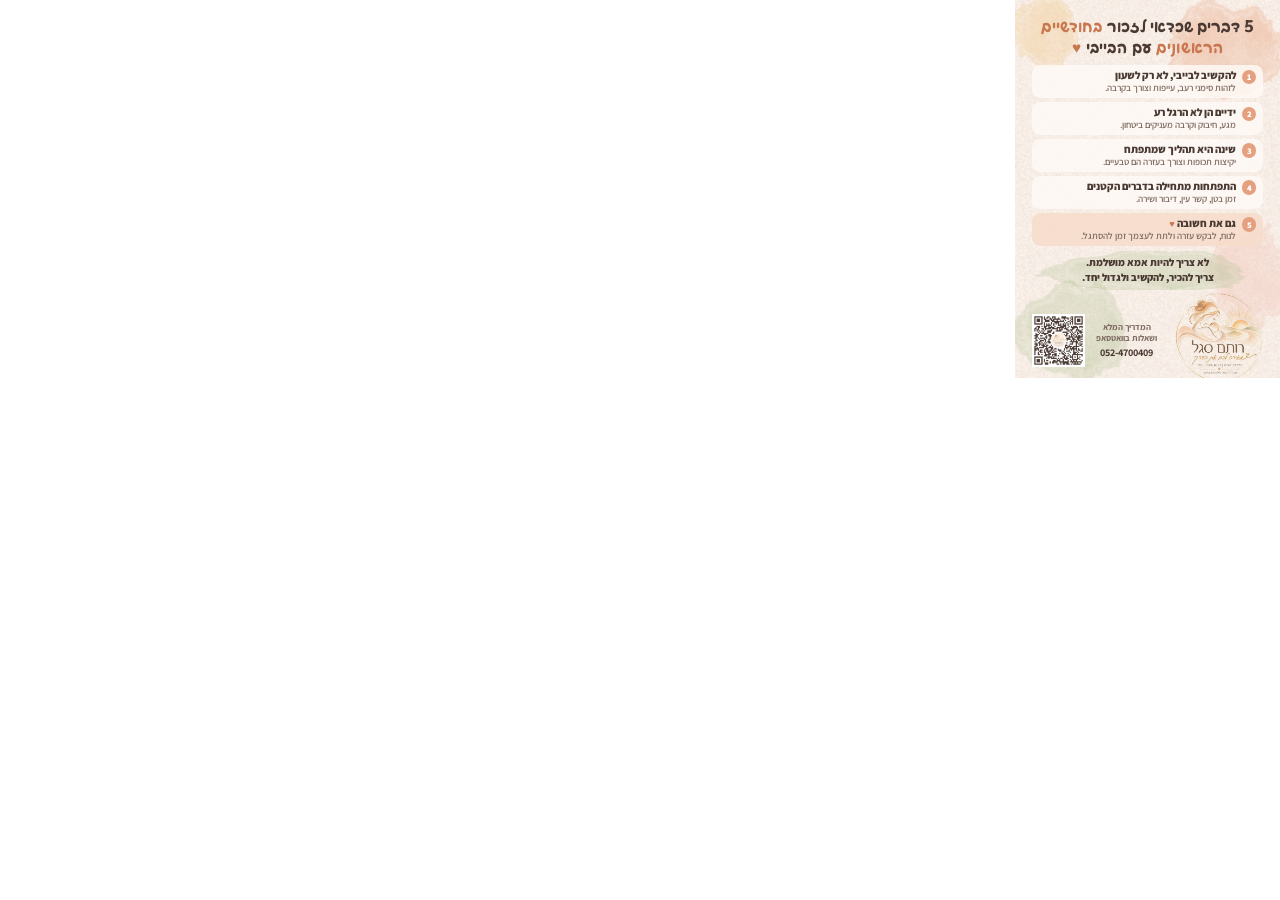
<file: print/magnet-7x10.html>
<!doctype html><html lang="he" dir="rtl"><head><meta charset="utf-8"><title>מגנט 7x10</title>
<link rel="stylesheet" href="common.css">
<style>
@page{size:70mm 100mm;margin:0}
.page{width:70mm;height:100mm;padding:4.5mm 4.5mm 4mm;display:flex;flex-direction:column;gap:1.3mm}
.top{display:flex;align-items:center;gap:2mm}
.top img{width:15mm;height:15mm;flex:0 0 15mm}
h1{font-family:var(--hand);font-size:4.1mm;line-height:1.3;color:var(--ink);text-align:center}
h1 em{font-style:normal;color:var(--deep)}
ol{list-style:none;display:flex;flex-direction:column;gap:1.1mm;margin-top:.5mm}
li{display:flex;gap:1.6mm;align-items:flex-start;background:rgba(255,251,247,.82);border-radius:2.2mm;padding:.9mm 1.8mm}
li i{font-style:normal;flex:0 0 3.8mm;height:3.8mm;margin-top:.3mm;border-radius:50%;background:var(--peach);color:#fff;display:grid;place-items:center;font-size:2.3mm;font-weight:800}
li div{display:flex;flex-direction:column;line-height:1.3}
li b{font-size:2.85mm;font-weight:800}
li span{font-size:2.45mm;color:var(--soft);font-weight:600}
li.me{background:rgba(247,220,203,.85)}
.m{font-size:2.75mm;line-height:1.45;text-align:center;font-weight:800;padding:1.2mm 2mm;background:url(../img/wash-sage.png) no-repeat center/110% 170%}
.bottom{margin-top:auto;display:flex;gap:1.5mm;align-items:center;justify-content:space-between}
.bottom .lg{width:26mm;height:26mm;flex:0 0 26mm;margin:-1.5mm -1mm -.5mm 0}
.bottom .ct{flex:1;display:flex;flex-direction:column;align-items:center;text-align:center;line-height:1.3;gap:.6mm}
.bottom .ct span{font-size:2.3mm;color:var(--soft);font-weight:700}
.bottom .ct b{font-size:2.7mm}
.bottom .qr{width:14mm;height:14mm;flex:0 0 14mm}
</style>
</head><body>
<div class="page">
  <h1>5 דברים שכדאי לזכור <em>בחודשיים הראשונים</em> עם הבייבי <span style="color:var(--deep);font-family:var(--body)">♥</span></h1>
  <ol>
    <li><i>1</i><div><b>להקשיב לבייבי, לא רק לשעון</b><span>לזהות סימני רעב, עייפות וצורך בקרבה.</span></div></li>
    <li><i>2</i><div><b>ידיים הן לא הרגל רע</b><span>מגע, חיבוק וקרבה מעניקים ביטחון.</span></div></li>
    <li><i>3</i><div><b>שינה היא תהליך שמתפתח</b><span>יקיצות תכופות וצורך בעזרה הם טבעיים.</span></div></li>
    <li><i>4</i><div><b>התפתחות מתחילה בדברים הקטנים</b><span>זמן בטן, קשר עין, דיבור ושירה.</span></div></li>
    <li class="me"><i>5</i><div><b>גם את חשובה <span style="color:var(--deep);font-family:var(--body)">♥</span></b><span>לנוח, לבקש עזרה ולתת לעצמך זמן להסתגל.</span></div></li>
  </ol>
  <p class="m">לא צריך להיות אמא מושלמת.<br>צריך להכיר, להקשיב ולגדול יחד.</p>
  <div class="bottom">
    <img class="lg" src="../img/logo-hd.png" alt="רותם סגל, מדריכת הורים ויועצת שינה, מאירה לכם את הדרך">
    <div class="ct"><span>המדריך המלא<br>ושאלות בוואטסאפ</span><b dir="ltr">052-4700409</b></div>
    <img class="qr" src="../qr/qr-rotem-guide-logo.png" alt="">
  </div>
</div>
</body></html>
</file>
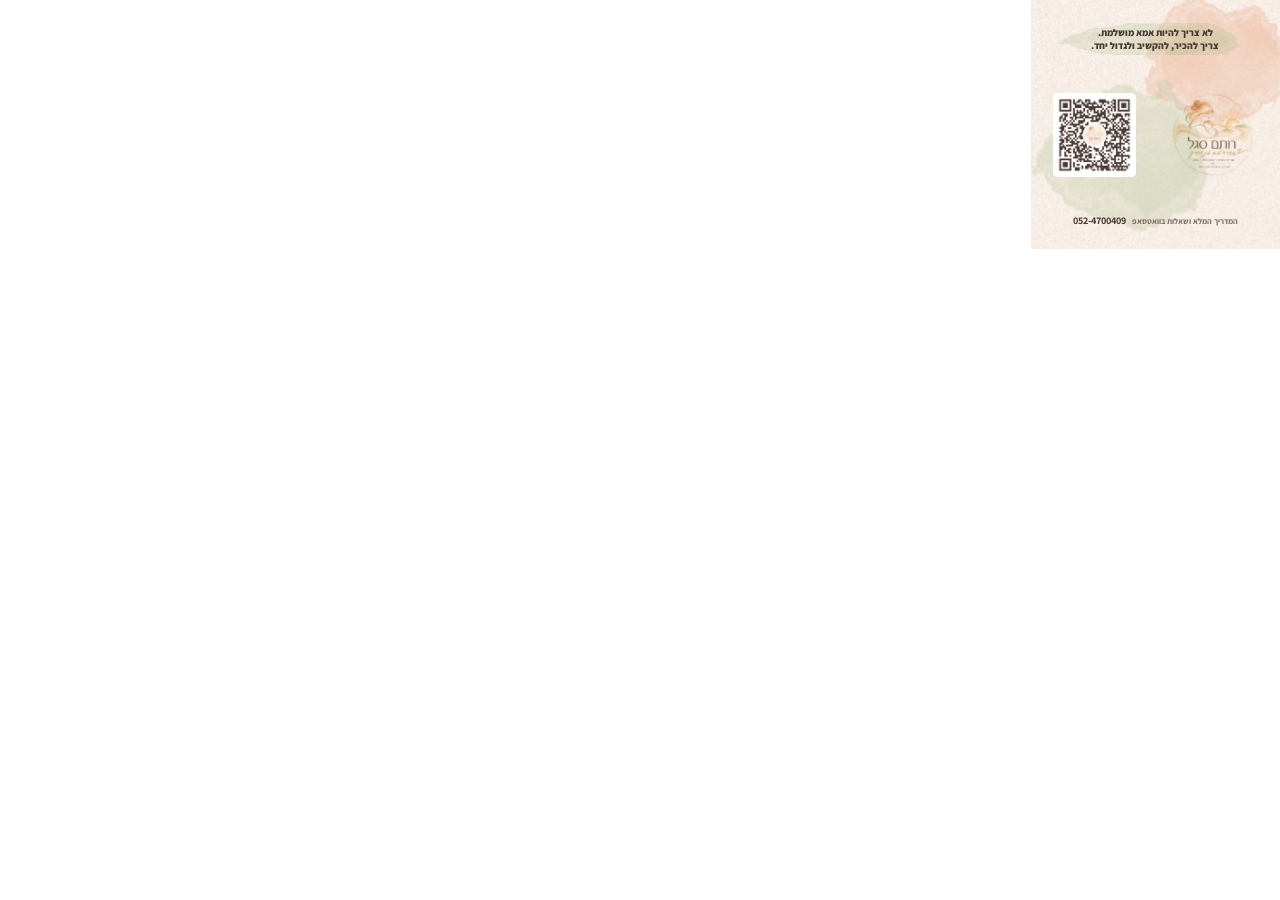
<file: print/magnet-qr-60x60-bleed.html>
<!doctype html><html lang="he" dir="rtl"><head><meta charset="utf-8"><title>מגנט QR 6x6</title>
<link rel="stylesheet" href="common.css">
<style>
@page{size:66mm 66mm;margin:0}
.page{width:66mm;height:66mm;padding:6mm 6mm 5.8mm;display:flex;flex-direction:column;gap:1.2mm;
  background:url(../img/wash-sage.png) no-repeat left -30% bottom -30%/85% auto,url(../img/wash-peach.png) no-repeat right -35% top -35%/70% auto,url(../img/grain.png),var(--paper)}
.m{font-size:2.55mm;line-height:1.35;text-align:center;font-weight:800;padding:.8mm 1mm;background:url(../img/wash-sage.png) no-repeat center/108% 180%}
.row{flex:1;display:flex;align-items:center;justify-content:space-between;gap:1.5mm}
.lg{width:24mm;height:24mm;flex:0 0 24mm}
.qr{width:22mm;height:22mm;flex:0 0 22mm;background:#fff;border-radius:1.2mm;padding:.8mm}
.ct{display:flex;justify-content:center;align-items:baseline;gap:1.5mm;line-height:1.2}
.ct span{font-size:2.15mm;color:var(--soft);font-weight:700}
.ct b{font-size:2.7mm}
</style>
</head><body>
<div class="page">
  <p class="m">לא צריך להיות אמא מושלמת.<br>צריך להכיר, להקשיב ולגדול יחד.</p>
  <div class="row">
    <img class="lg" src="../img/logo-hd.png" alt="רותם סגל">
    <img class="qr" src="../qr/qr-rotem-guide-logo.png" alt="">
  </div>
  <div class="ct"><span>המדריך המלא ושאלות בוואטסאפ</span><b dir="ltr">052-4700409</b></div>
</div>
</body></html>
</file>
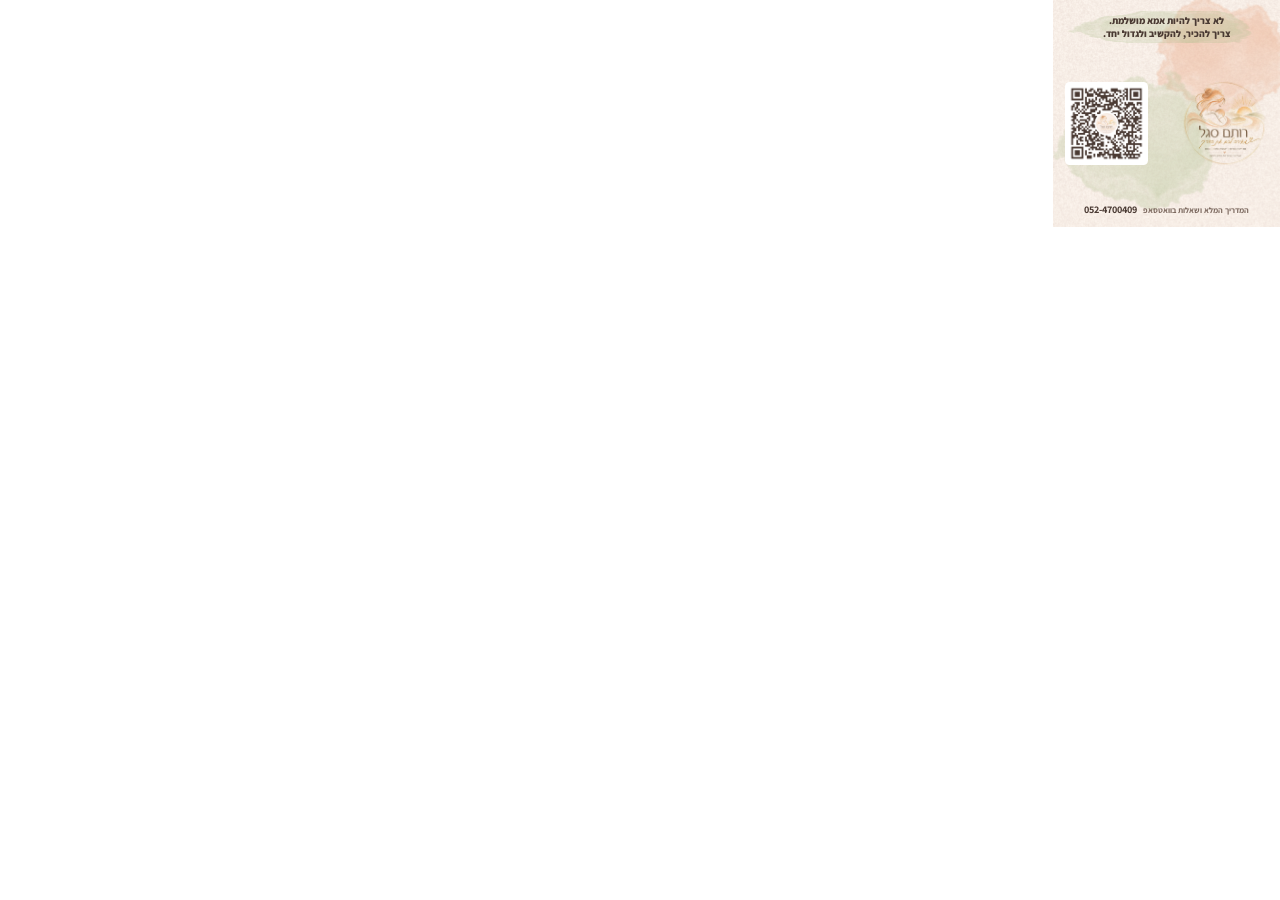
<file: print/magnet-qr-60x60.html>
<!doctype html><html lang="he" dir="rtl"><head><meta charset="utf-8"><title>מגנט QR 6x6</title>
<link rel="stylesheet" href="common.css">
<style>
@page{size:60mm 60mm;margin:0}
.page{width:60mm;height:60mm;padding:3mm 3mm 2.8mm;display:flex;flex-direction:column;gap:1.2mm;
  background:url(../img/wash-sage.png) no-repeat left -30% bottom -30%/85% auto,url(../img/wash-peach.png) no-repeat right -35% top -35%/70% auto,url(../img/grain.png),var(--paper)}
.m{font-size:2.55mm;line-height:1.35;text-align:center;font-weight:800;padding:.8mm 1mm;background:url(../img/wash-sage.png) no-repeat center/108% 180%}
.row{flex:1;display:flex;align-items:center;justify-content:space-between;gap:1.5mm}
.lg{width:24mm;height:24mm;flex:0 0 24mm}
.qr{width:22mm;height:22mm;flex:0 0 22mm;background:#fff;border-radius:1.2mm;padding:.8mm}
.ct{display:flex;justify-content:center;align-items:baseline;gap:1.5mm;line-height:1.2}
.ct span{font-size:2.15mm;color:var(--soft);font-weight:700}
.ct b{font-size:2.7mm}
</style>
</head><body>
<div class="page">
  <p class="m">לא צריך להיות אמא מושלמת.<br>צריך להכיר, להקשיב ולגדול יחד.</p>
  <div class="row">
    <img class="lg" src="../img/logo-hd.png" alt="רותם סגל">
    <img class="qr" src="../qr/qr-rotem-guide-logo.png" alt="">
  </div>
  <div class="ct"><span>המדריך המלא ושאלות בוואטסאפ</span><b dir="ltr">052-4700409</b></div>
</div>
</body></html>
</file>
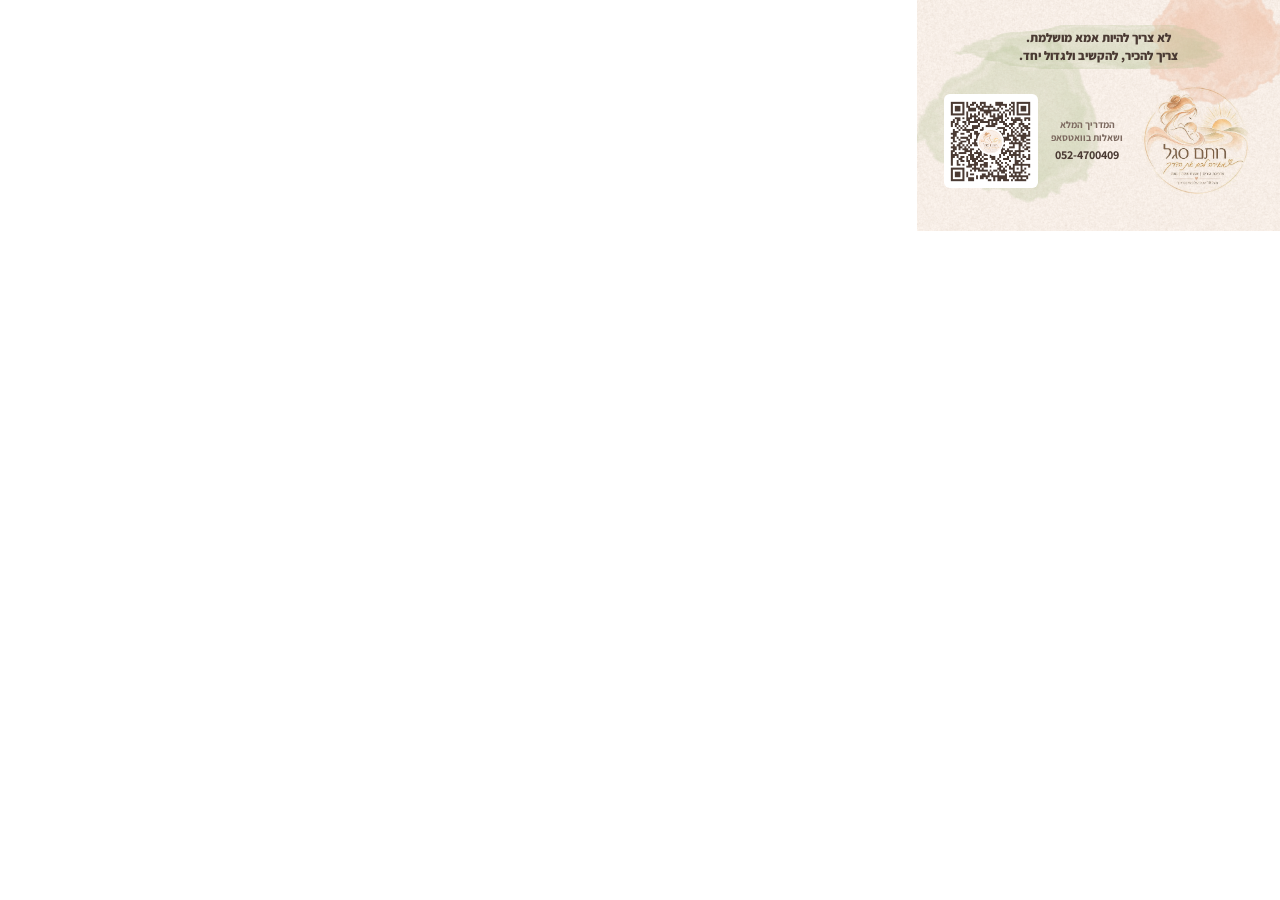
<file: print/magnet-qr-90x55-bleed.html>
<!doctype html><html lang="he" dir="rtl"><head><meta charset="utf-8"><title>מגנט QR 9x5.5</title>
<link rel="stylesheet" href="common.css">
<style>
@page{size:96mm 61mm;margin:0}
.page{width:96mm;height:61mm;padding:6.5mm 7mm 6mm;display:flex;flex-direction:column;gap:1.5mm;
  background:url(../img/wash-sage.png) no-repeat left -12% bottom -40%/62% auto,url(../img/wash-peach.png) no-repeat right -10% top -55%/45% auto,url(../img/grain.png),var(--paper)}
.m{font-size:3.3mm;line-height:1.4;text-align:center;font-weight:800;padding:1.2mm 2mm;background:url(../img/wash-sage.png) no-repeat center/105% 175%}
.row{flex:1;display:flex;align-items:center;justify-content:space-between;gap:2mm}
.lg{width:31mm;height:31mm;flex:0 0 31mm}
.ct{flex:1;display:flex;flex-direction:column;align-items:center;text-align:center;line-height:1.3;gap:.8mm}
.ct span{font-size:2.6mm;color:var(--soft);font-weight:700}
.ct b{font-size:3.2mm}
.qr{width:25mm;height:25mm;flex:0 0 25mm;background:#fff;border-radius:1.5mm;padding:1mm}
</style>
</head><body>
<div class="page">
  <p class="m">לא צריך להיות אמא מושלמת.<br>צריך להכיר, להקשיב ולגדול יחד.</p>
  <div class="row">
    <img class="lg" src="../img/logo-hd.png" alt="רותם סגל">
    <div class="ct"><span>המדריך המלא<br>ושאלות בוואטסאפ</span><b dir="ltr">052-4700409</b></div>
    <img class="qr" src="../qr/qr-rotem-guide-logo.png" alt="">
  </div>
</div>
</body></html>
</file>
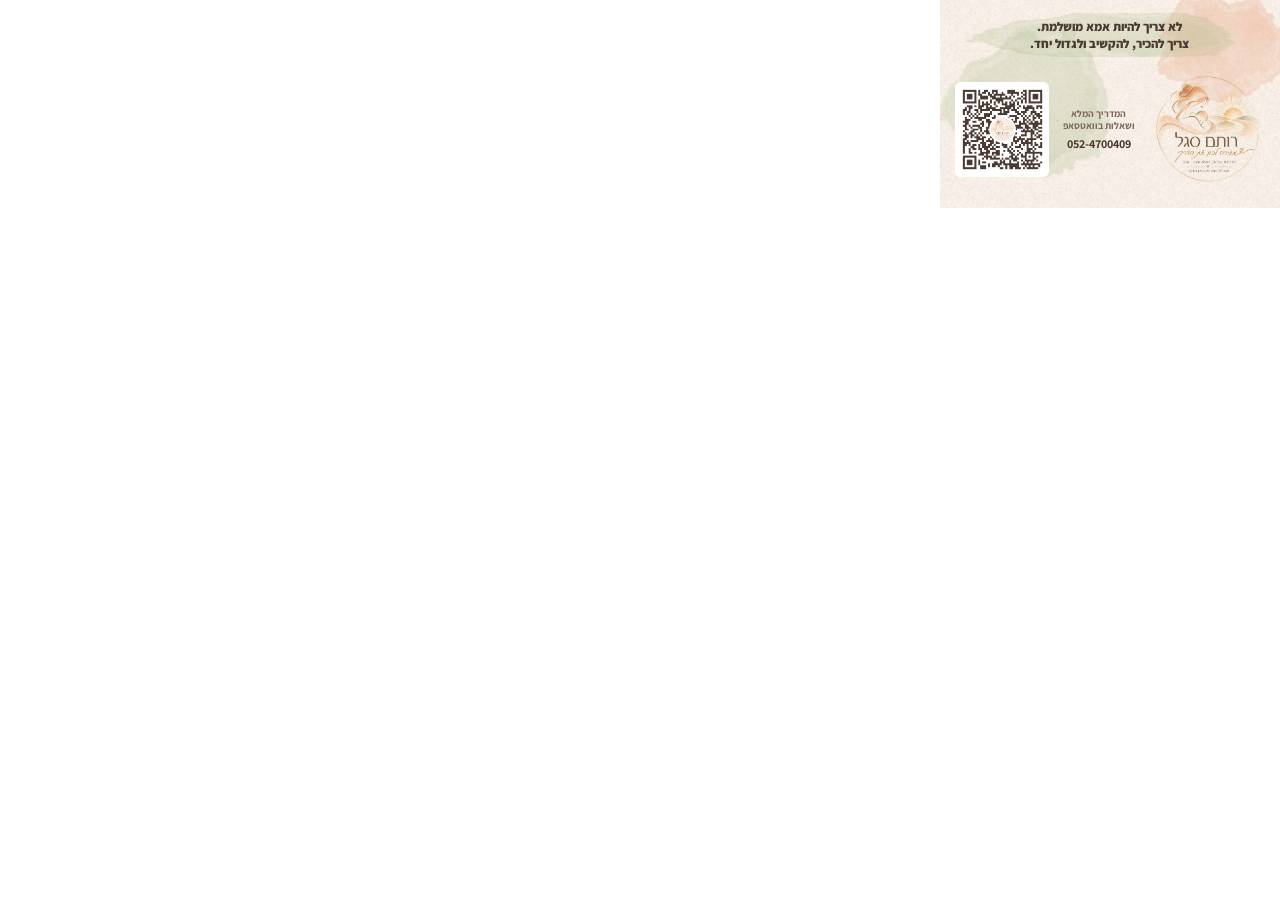
<file: print/magnet-qr-90x55.html>
<!doctype html><html lang="he" dir="rtl"><head><meta charset="utf-8"><title>מגנט QR 9x5.5</title>
<link rel="stylesheet" href="common.css">
<style>
@page{size:90mm 55mm;margin:0}
.page{width:90mm;height:55mm;padding:3.5mm 4mm 3mm;display:flex;flex-direction:column;gap:1.5mm;
  background:url(../img/wash-sage.png) no-repeat left -12% bottom -40%/62% auto,url(../img/wash-peach.png) no-repeat right -10% top -55%/45% auto,url(../img/grain.png),var(--paper)}
.m{font-size:3.3mm;line-height:1.4;text-align:center;font-weight:800;padding:1.2mm 2mm;background:url(../img/wash-sage.png) no-repeat center/105% 175%}
.row{flex:1;display:flex;align-items:center;justify-content:space-between;gap:2mm}
.lg{width:31mm;height:31mm;flex:0 0 31mm}
.ct{flex:1;display:flex;flex-direction:column;align-items:center;text-align:center;line-height:1.3;gap:.8mm}
.ct span{font-size:2.6mm;color:var(--soft);font-weight:700}
.ct b{font-size:3.2mm}
.qr{width:25mm;height:25mm;flex:0 0 25mm;background:#fff;border-radius:1.5mm;padding:1mm}
</style>
</head><body>
<div class="page">
  <p class="m">לא צריך להיות אמא מושלמת.<br>צריך להכיר, להקשיב ולגדול יחד.</p>
  <div class="row">
    <img class="lg" src="../img/logo-hd.png" alt="רותם סגל">
    <div class="ct"><span>המדריך המלא<br>ושאלות בוואטסאפ</span><b dir="ltr">052-4700409</b></div>
    <img class="qr" src="../qr/qr-rotem-guide-logo.png" alt="">
  </div>
</div>
</body></html>
</file>
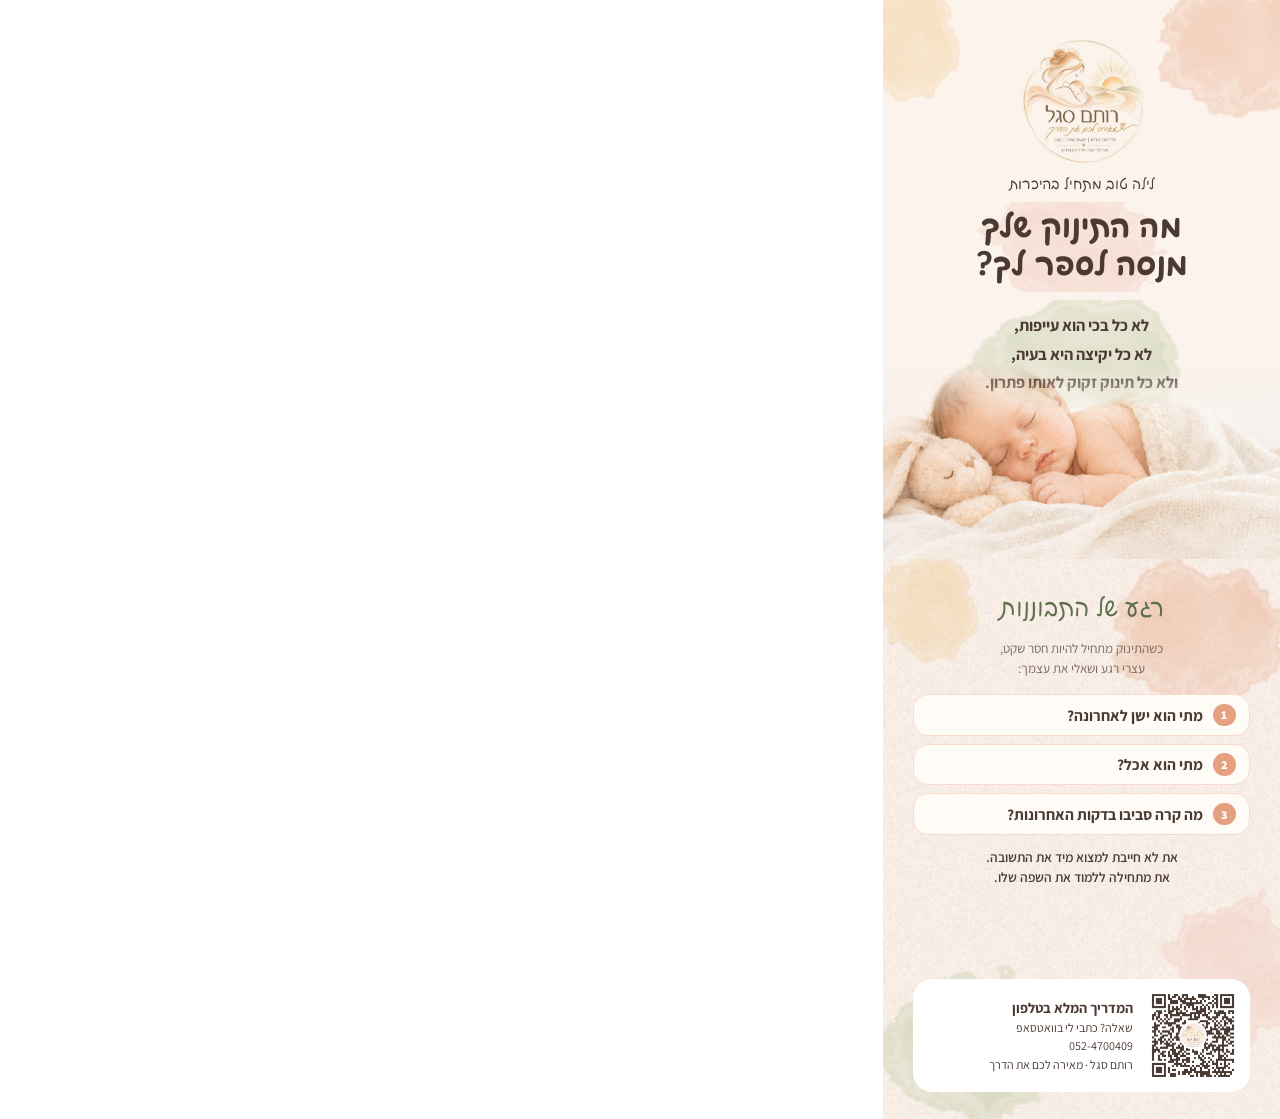
<file: print/postcard-a6.html>
<!doctype html><html lang="he" dir="rtl"><head><meta charset="utf-8"><title>גלויה למקרר A6</title>
<link rel="stylesheet" href="common.css">
<style>
@page{size:105mm 148mm;margin:0}
.page{width:105mm;height:148mm}
/* front */
.front{display:flex;flex-direction:column;align-items:center;text-align:center;padding:9mm 7mm 0}
.front{background:url(../img/wash-peach.png) no-repeat right -16mm top -14mm/52mm,url(../img/wash-sun.png) no-repeat left -14mm top -10mm/40mm,var(--paper)}
.front .logo{width:36mm;height:36mm}
.front .kick{font-family:var(--hand);font-size:3.8mm;color:var(--peach-deep);margin-top:1mm}
.front h1{font-family:var(--hand);font-size:8.2mm;line-height:1.22;margin-top:1.5mm;padding:2mm 0;background:url(../img/wash-blush.png) no-repeat center/100% 150%}
.front .m{font-weight:700;font-size:4.3mm;line-height:1.75;margin-top:2mm;background:url(../img/wash-sage.png) no-repeat center/112% 170%;padding:3mm 5mm}
.front .photo{position:absolute;left:0;right:0;bottom:0;height:52mm;width:100%;object-fit:cover;object-position:center 60%;
  -webkit-mask-image:linear-gradient(180deg,transparent 0,#000 30%);mask-image:linear-gradient(180deg,transparent 0,#000 30%)}
/* back */
.back{padding:8mm 8mm 7mm;display:flex;flex-direction:column;gap:3.2mm}
.back .tag{font-family:var(--hand);font-size:6.4mm;color:var(--sage-ink);text-align:center}
.back .intro{font-size:3.5mm;text-align:center;color:var(--soft);line-height:1.5}
.qs{display:flex;flex-direction:column;gap:2.2mm;margin-top:1mm}
.qs div{background:var(--card);border:.3mm solid var(--blush);border-radius:4mm;padding:2.2mm 3.5mm;font-size:4.1mm;font-weight:700;display:flex;gap:2.5mm;align-items:center}
.qs span{flex:0 0 6mm;height:6mm;border-radius:50%;background:var(--peach);color:#fff;display:grid;place-items:center;font-size:3.2mm;font-weight:800}
.close{font-size:3.6mm;text-align:center;line-height:1.5;font-weight:600}
.bottom{margin-top:auto;display:flex;gap:4mm;align-items:center;background:#fff;border-radius:5mm;padding:3mm}
.bottom img{width:24mm;height:24mm}
.bottom div{display:flex;flex-direction:column;gap:.6mm;font-size:3.2mm;line-height:1.35}
.bottom b{font-size:3.8mm}
.ltr{direction:ltr;unicode-bidi:isolate;text-align:right}
</style></head><body>
<div class="page front">
  <img class="logo" src="../img/logo-hd.png" alt="">
  <p class="kick">לילה טוב מתחיל בהיכרות</p>
  <h1>מה התינוק שלך<br>מנסה לספר לך?</h1>
  <p class="m">לא כל בכי הוא עייפות,<br>לא כל יקיצה היא בעיה,<br>ולא כל תינוק זקוק לאותו פתרון.</p>
  <img class="photo" src="../img/cover.jpg" alt="">
</div>
<div class="page back">
  <p class="tag">רגע של התבוננות</p>
  <p class="intro">כשהתינוק מתחיל להיות חסר שקט,<br>עצרי רגע ושאלי את עצמך:</p>
  <div class="qs">
    <div><span>1</span>מתי הוא ישן לאחרונה?</div>
    <div><span>2</span>מתי הוא אכל?</div>
    <div><span>3</span>מה קרה סביבו בדקות האחרונות?</div>
  </div>
  <p class="close">את לא חייבת למצוא מיד את התשובה.<br>את מתחילה ללמוד את השפה שלו.</p>
  <div class="bottom">
    <img src="../qr/qr-rotem-guide-logo.png" alt="">
    <div><b>המדריך המלא בטלפון</b><span>שאלה? כתבי לי בוואטסאפ</span><span class="ltr">052-4700409</span><span>רותם סגל · מאירה לכם את הדרך</span></div>
  </div>
</div>
</body></html>
</file>
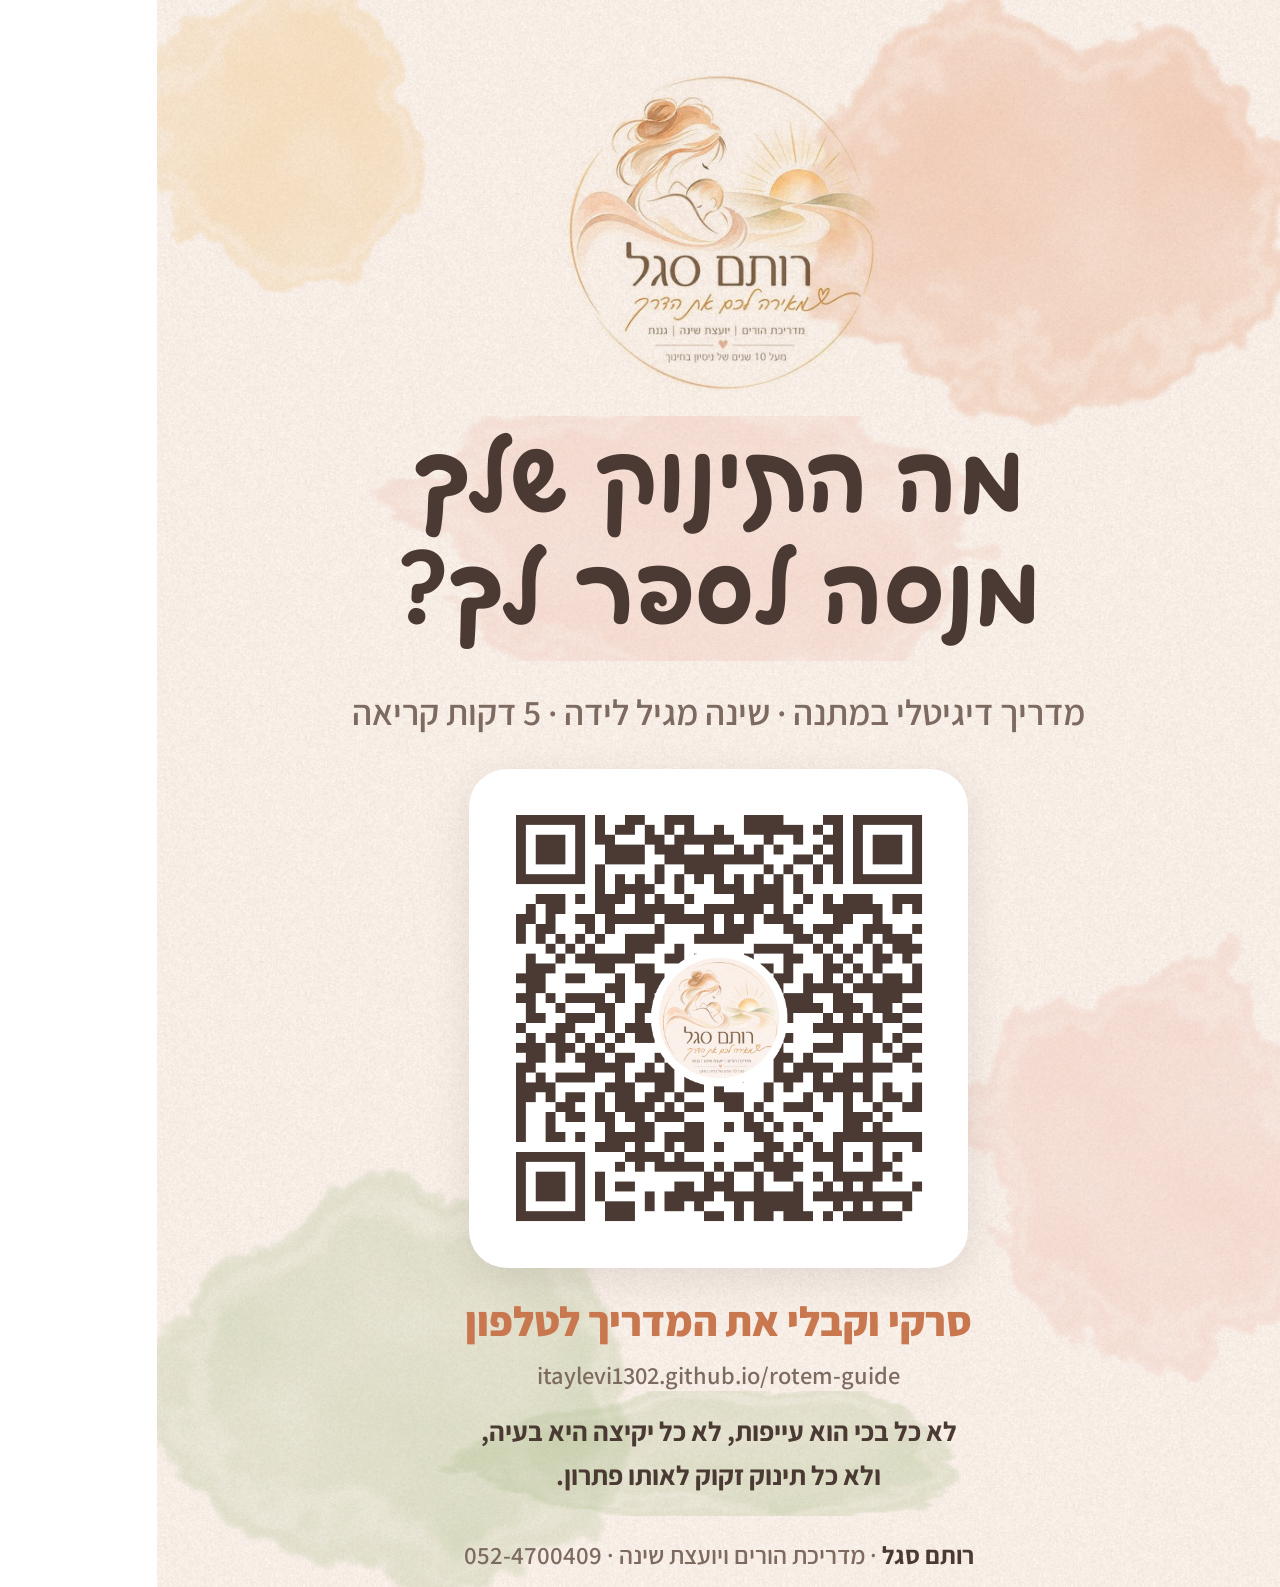
<file: print/sign-a3.html>
<!doctype html><html lang="he" dir="rtl"><head><meta charset="utf-8"><title>שלט דוכן A3</title>
<link rel="stylesheet" href="common.css">
<style>
@page{size:297mm 420mm;margin:0}
.page{width:297mm;height:420mm;padding:22mm 24mm 18mm;display:flex;flex-direction:column;align-items:center;text-align:center}
.logo{width:92mm;height:92mm;margin-top:-6mm}
h1{font-family:var(--hand);font-size:25mm;line-height:1.18;margin-top:2mm;font-weight:700;padding:3mm 8mm;background:url(../img/wash-blush.png) no-repeat center/100% 150%}
.sub{font-size:9.5mm;color:var(--soft);margin-top:7mm;font-weight:600}
.qrbox{margin-top:9mm;background:#fff;border-radius:10mm;padding:7mm;box-shadow:0 3mm 10mm rgba(74,58,51,.12)}
.qrbox img{width:118mm;height:118mm;display:block}
.cta{margin-top:7mm;font-size:11mm;font-weight:800;color:var(--deep)}
.url{margin-top:3mm;font-size:6.5mm;color:var(--soft);direction:ltr;font-weight:600}
.foot{margin-top:auto;display:flex;flex-direction:column;gap:3mm;align-items:center}
.mantra{font-weight:700;font-size:7.2mm;line-height:1.6;background:url(../img/wash-sage.png) no-repeat center/108% 170%;padding:5mm 14mm}
.who{font-size:6.6mm;font-weight:700;margin-top:3mm}
.who span{color:var(--soft);font-weight:600}
</style></head><body>
<div class="page">
  <img class="logo" src="../img/logo-hd.png" alt="">
  <h1>מה התינוק שלך<br>מנסה לספר לך?</h1>
  <p class="sub">מדריך דיגיטלי במתנה · שינה מגיל לידה · 5 דקות קריאה</p>
  <div class="qrbox"><img src="../qr/qr-rotem-guide-logo.png" alt=""></div>
  <p class="cta">סרקי וקבלי את המדריך לטלפון</p>
  <p class="url">itaylevi1302.github.io/rotem-guide</p>
  <div class="foot">
    <p class="mantra">לא כל בכי הוא עייפות, לא כל יקיצה היא בעיה,<br>ולא כל תינוק זקוק לאותו פתרון.</p>
    <p class="who">רותם סגל <span>· מדריכת הורים ויועצת שינה · 052-4700409</span></p>
  </div>
</div>
</body></html>
</file>
<file: print/common.css>
@import url("https://fonts.googleapis.com/css2?family=Assistant:wght@400;600;700;800&display=block");
@import url("https://fonts.googleapis.com/css2?family=Playpen+Sans+Hebrew:wght@500;700&display=block");
:root{
  --paper:#FBF3EC; --paper2:#F6E3D6; --card:#FFFBF7; --ink:#4A3A33; --soft:#7D6A60;
  --peach:#E4A07F; --deep:#C9774F; --blush:#F7DCCB; --sage:#D5DDBF; --sage-ink:#5F6E4B;
  --hand:"Playpen Sans Hebrew","Assistant",sans-serif; --body:"Assistant",Arial,sans-serif;
}
*{box-sizing:border-box;margin:0;padding:0}
html{-webkit-print-color-adjust:exact;print-color-adjust:exact}
body{font-family:var(--body);color:var(--ink);direction:rtl}
.page{position:relative;overflow:hidden;break-after:page;page-break-after:always;
  background:
    url(../img/wash-peach.png) no-repeat right -12% top -8%/52% auto,
    url(../img/wash-sage.png) no-repeat left -14% bottom -10%/55% auto,
    url(../img/wash-sun.png) no-repeat left -8% top -5%/34% auto,
    url(../img/wash-blush.png) no-repeat right -16% bottom 18%/40% auto,
    url(../img/grain.png),
    var(--paper)}
.page:last-child{break-after:auto;page-break-after:auto}
.hand{font-family:var(--hand)}
.center{text-align:center}
.blob{background:radial-gradient(ellipse at center,var(--blush) 0%,rgba(247,220,203,.0) 70%)}
.round{border-radius:50%}
</file>
